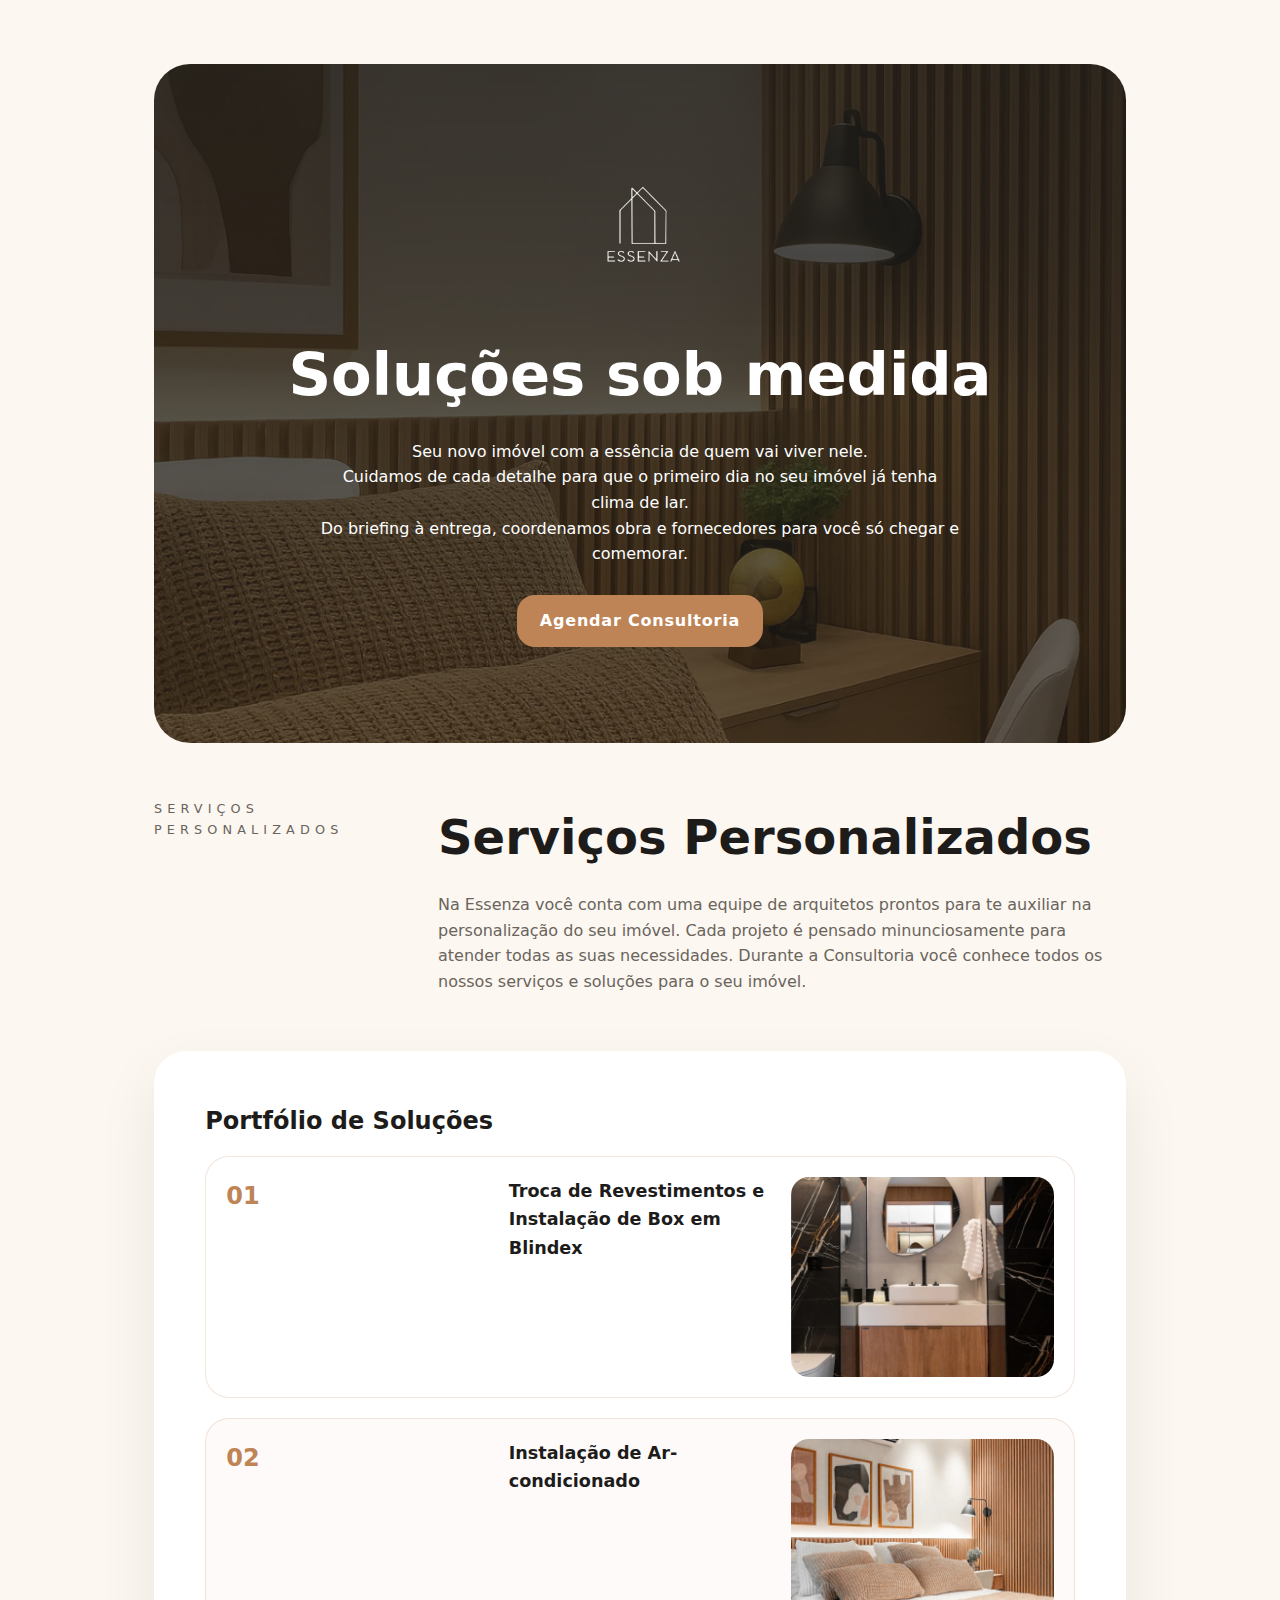
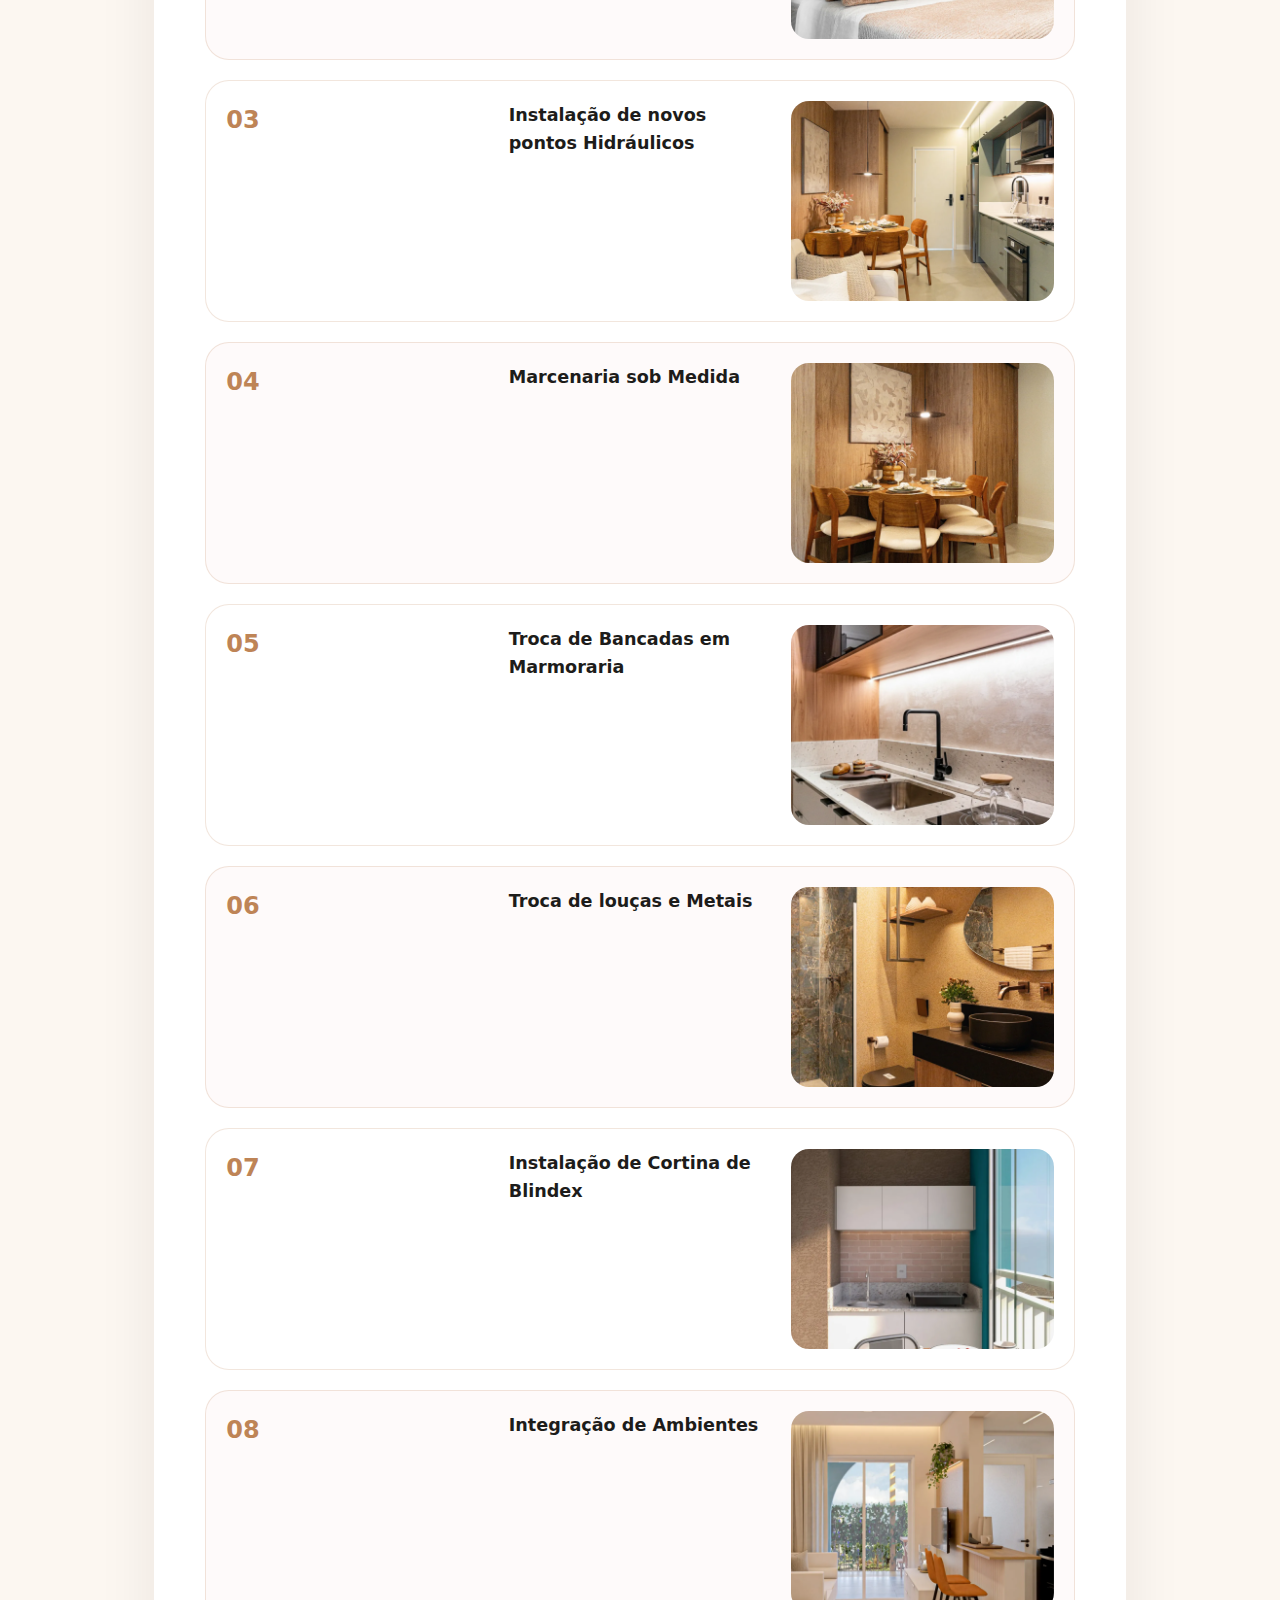
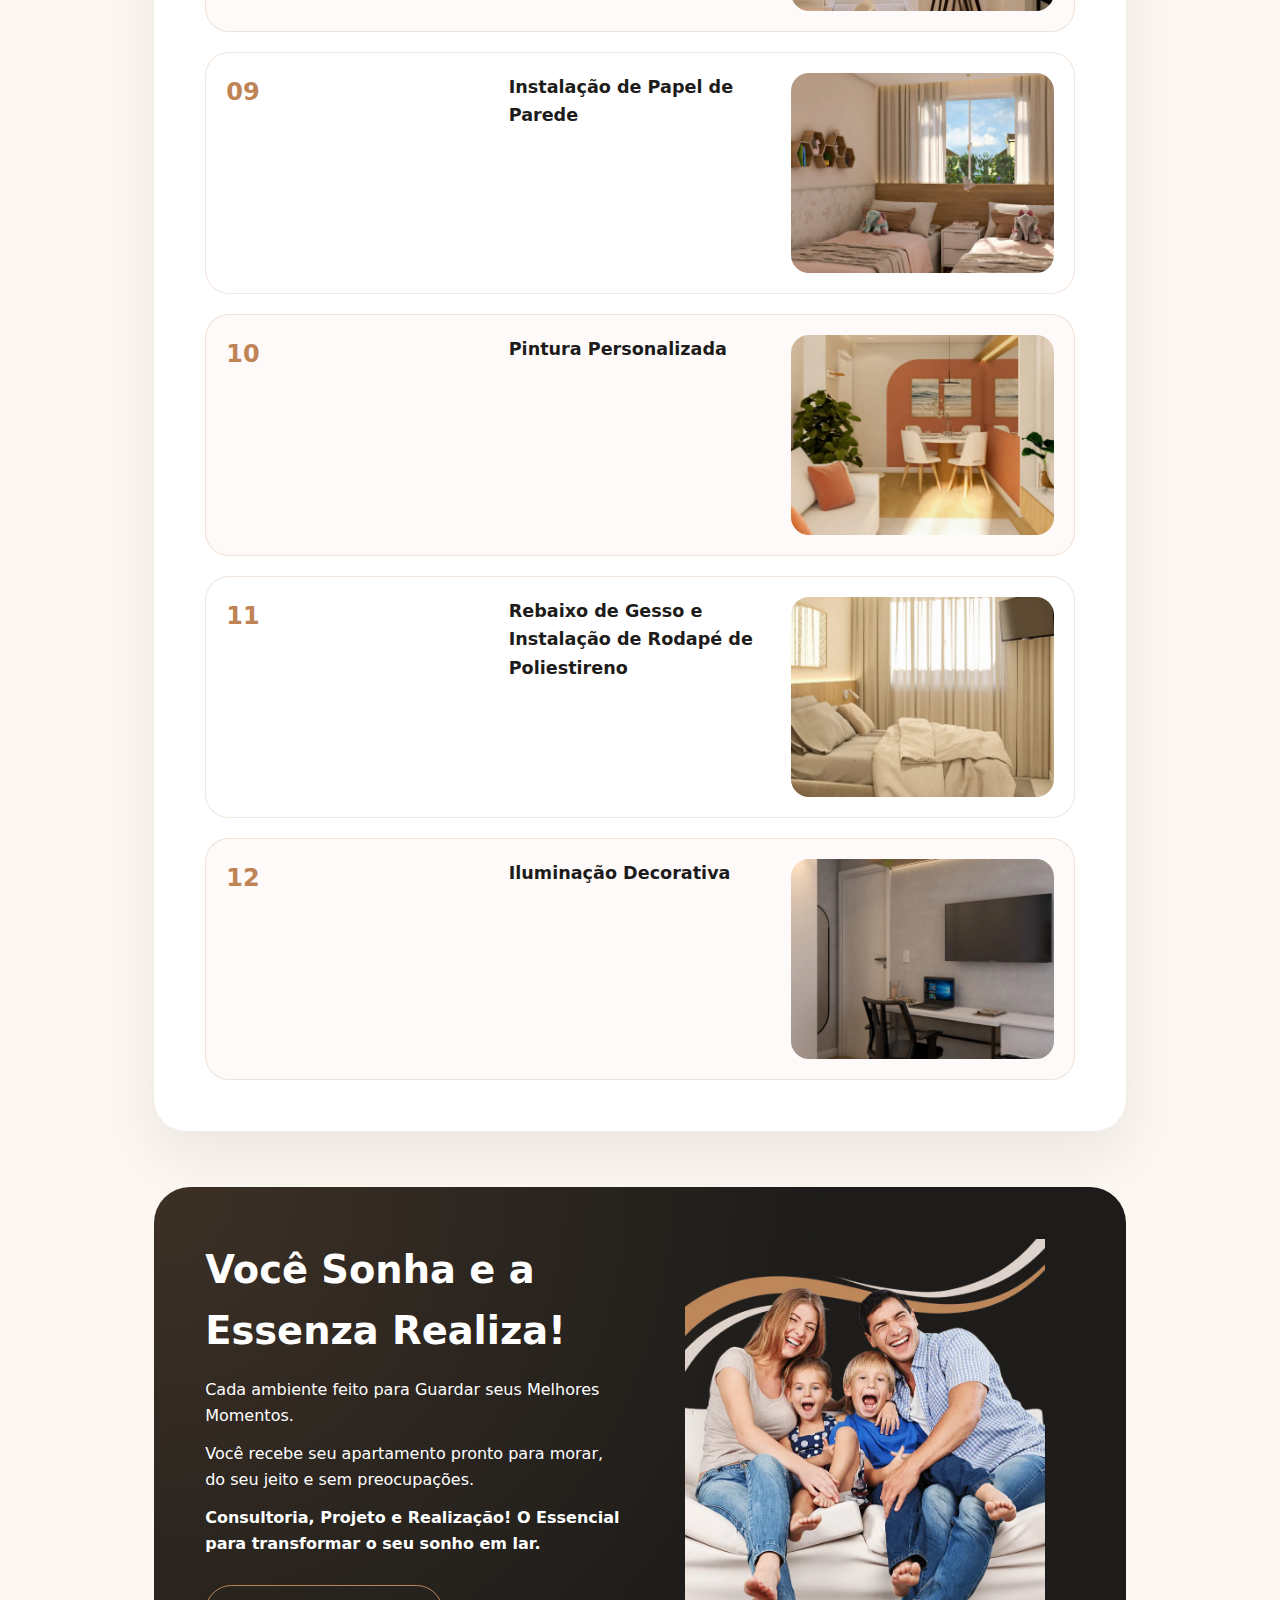
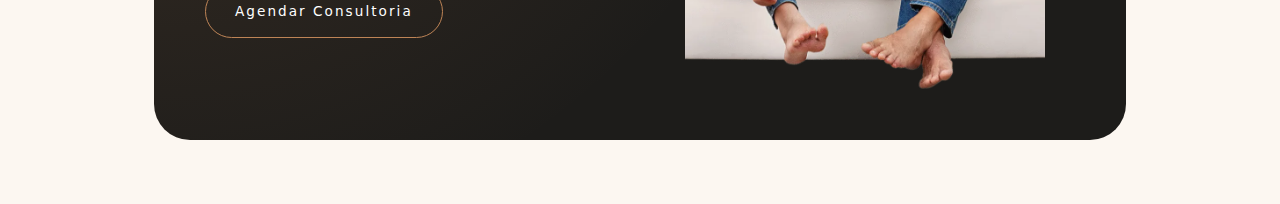
<file: portfolio/index.html>
﻿<!DOCTYPE html>
<html lang="pt-BR">
<head>
<meta charset="UTF-8">
<meta name="viewport" content="width=device-width, initial-scale=1">
<base href="../">
<title>Portf&oacute;lio Essenza</title>
<style>
:root {
    --bg: #fcf7f1;
    --accent: #be8456;
    --accent-dark: #9c6b45;
    --ink: #1d1c1a;
    --muted: #6a645c;
    --card: #ffffff;
    font-family: "Manrope", "Inter", system-ui, sans-serif;
}
*,
*::before,
*::after { box-sizing: border-box; margin: 0; padding: 0; }
body { background: var(--bg); color: var(--ink); line-height: 1.6; }
img { max-width: 100%; display: block; }
main { max-width: 1100px; margin: 0 auto; padding: clamp(1.5rem, 5vw, 4rem); display: grid; gap: 3.5rem; }
.hero {
    position: relative;
    background: linear-gradient(180deg, rgba(29,28,26,.85), rgba(29,28,26,.65)), url("assets/images/9_20251026_131038_0002.webp") center/cover no-repeat;
    border-radius: 36px;
    padding: clamp(2rem, 7vw, 5rem) clamp(1.5rem, 5vw, 4rem) clamp(4rem, 8vw, 6rem);
    color: #fff;
    text-align: center;
    overflow: hidden;
}
.hero__figure {
    width: 160px;
    margin: 0 auto 1.5rem;
}
.hero__title { font-size: clamp(2.3rem, 5vw, 3.7rem); margin-bottom: 1rem; }
.hero__subtitle { max-width: 640px; margin: 0 auto; }
.hero__cta {
    margin-top: 1.75rem;
    display: inline-flex;
    padding: .85rem 1.4rem;
    border-radius: 18px;
    background: var(--accent);
    color: #fff;
    font-weight: 600;
    text-decoration: none;
    letter-spacing: .05em;
}
.intro {
    display: grid;
    grid-template-columns: minmax(200px, 260px) minmax(0, 1fr);
    gap: 1.5rem;
}
.intro__label {
    text-transform: uppercase;
    letter-spacing: .4em;
    color: var(--muted);
    font-size: .8rem;
}
.intro__content h2 { font-size: clamp(2rem, 4vw, 3rem); margin-bottom: 1rem; }
.intro__content p { color: var(--muted); }
.services {
    background: var(--card);
    border-radius: 32px;
    padding: clamp(1.5rem, 4vw, 3.5rem);
    box-shadow: 0 25px 60px rgba(32,28,20,.08);
}
.services__title {
    font-size: 1.5rem;
    margin-bottom: 1rem;
}
.services__list {
    counter-reset: svc;
    list-style: none;
    display: flex;
    flex-direction: column;
    gap: 1.25rem;
}
.services__item {
    counter-increment: svc;
    display: grid;
    grid-template-columns: repeat(auto-fit, minmax(180px, 1fr));
    gap: 1.25rem;
    padding: 1.25rem;
    border-radius: 24px;
    background: #fefafa;
    border: 1px solid rgba(190,132,86,.2);
}
.services__item:nth-child(odd) { background: #fff; }
.services__item::before {
    content: counter(svc, decimal-leading-zero);
    font-size: 1.5rem;
    font-weight: 700;
    color: var(--accent);
}
.service-info h3 { font-size: 1.1rem; margin-bottom: .4rem; }
.service-image img { border-radius: 18px; height: 200px; object-fit: cover; width: 100%; }
.cta {
    border-radius: 36px;
    padding: clamp(2rem, 4vw, 3.5rem);
    background: radial-gradient(circle at top left, rgba(190,132,86,.2), transparent 60%), #1d1c1a;
    color: #fff;
    display: grid;
    grid-template-columns: repeat(auto-fit, minmax(240px, 1fr));
    gap: 2rem;
}
.cta h3 { font-size: clamp(2rem, 3vw, 2.8rem); margin-bottom: 1rem; }
.cta__text p { margin-bottom: .8rem; }
.cta__button {
    margin-top: 1rem;
    display: inline-flex;
    padding: .9rem 1.8rem;
    border: 1px solid var(--accent);
    border-radius: 999px;
    color: #fff;
    text-decoration: none;
    letter-spacing: .15em;
    font-size: .85rem;
}
.cta__media {
    justify-self: center;
    max-width: 360px;
}
@media (max-width: 768px) {
    .intro { grid-template-columns: 1fr; }
    .services__item { grid-template-columns: 1fr; }
}
</style>
</head>
<body>
<main>
    <header class="hero">
        <figure class="hero__figure">
            <img src="assets/images/Confira-meu-design-do-Canva.webp" alt="Essenza">
        </figure>
        <h1 class="hero__title">Solu&ccedil;&otilde;es sob medida</h1>
        <p class="hero__subtitle">Seu novo im&oacute;vel com a ess&ecirc;ncia de quem vai viver nele.</p>
        <p class="hero__subtitle">Cuidamos de cada detalhe para que o primeiro dia no seu im&oacute;vel j&aacute; tenha clima de lar.</p>
        <p class="hero__subtitle hero__subtitle--strong">Do briefing &agrave; entrega, coordenamos obra e fornecedores para voc&ecirc; s&oacute; chegar e comemorar.</p>
        <a class="hero__cta" href="https://wa.me/5524992055100" target="_blank" rel="noopener">Agendar Consultoria</a>
    </header>

    <section class="intro" id="servicos-intro">
        <div class="intro__label">Serviços Personalizados</div>
        <div class="intro__content">
            <h2>Serviços Personalizados</h2>
            <p>Na Essenza você conta com uma equipe de arquitetos prontos para te auxiliar na personalização do seu imóvel. Cada projeto é pensado minunciosamente para atender todas as suas necessidades. Durante a Consultoria você conhece todos os nossos serviços e soluções para o seu imóvel.</p>
        </div>
    </section>

    <section class="services" id="servicos-lista">
        <h3 class="services__title">Portfólio de Soluções</h3>
                                <ol class="services__list">
            <li class="services__item">
                <div class="service-info">
                    <h3>Troca de Revestimentos e Instala&#231;&#227;o de Box em Blindex</h3>
                </div>
                <div class="service-image">
                    <img src="assets/images/Servicos/01 - 5_20251112_122429_0004.webp" alt="Troca de revestimentos e instala&#231;&#227;o de box em blindex">
                </div>
            </li>
            <li class="services__item">
                <div class="service-info">
                    <h3>Instala&#231;&#227;o de Ar-condicionado</h3>
                </div>
                <div class="service-image">
                    <img src="assets/images/Servicos/02 - 14_20251112_161842_0013.webp" alt="Instala&#231;&#227;o de ar-condicionado">
                </div>
            </li>
            <li class="services__item">
                <div class="service-info">
                    <h3>Instala&#231;&#227;o de novos pontos Hidr&#225;ulicos</h3>
                </div>
                <div class="service-image">
                    <img src="assets/images/Servicos/03 - 15_20251112_161842_0014-1.webp" alt="Instala&#231;&#227;o de novos pontos hidr&#225;ulicos">
                </div>
            </li>
            <li class="services__item">
                <div class="service-info">
                    <h3>Marcenaria sob Medida</h3>
                </div>
                <div class="service-image">
                    <img src="assets/images/Servicos/04 - 9_20251112_161842_0008.webp" alt="Marcenaria sob medida">
                </div>
            </li>
            <li class="services__item">
                <div class="service-info">
                    <h3>Troca de Bancadas em Marmoraria</h3>
                </div>
                <div class="service-image">
                    <img src="assets/images/Servicos/05 - 12_20251112_161842_0011.webp" alt="Troca de bancadas em marmoraria">
                </div>
            </li>
            <li class="services__item">
                <div class="service-info">
                    <h3>Troca de lou&#231;as e Metais</h3>
                </div>
                <div class="service-image">
                    <img src="assets/images/Servicos/06 - 3_20251112_161841_0002.webp" alt="Troca de lou&#231;as e metais">
                </div>
            </li>
            <li class="services__item">
                <div class="service-info">
                    <h3>Instala&#231;&#227;o de Cortina de Blindex</h3>
                </div>
                <div class="service-image">
                    <img src="assets/images/Servicos/07 - 20251112_191206_0000.webp" alt="Instala&#231;&#227;o de cortina de blindex">
                </div>
            </li>
            <li class="services__item">
                <div class="service-info">
                    <h3>Integra&#231;&#227;o de Ambientes</h3>
                </div>
                <div class="service-image">
                    <img src="assets/images/Servicos/08 - 20251112_190904_0014.webp" alt="Integra&#231;&#227;o de ambientes">
                </div>
            </li>
            <li class="services__item">
                <div class="service-info">
                    <h3>Instala&#231;&#227;o de Papel de Parede</h3>
                </div>
                <div class="service-image">
                    <img src="assets/images/Servicos/09 - 20251112_191207_0011.webp" alt="Instala&#231;&#227;o de papel de parede">
                </div>
            </li>
            <li class="services__item">
                <div class="service-info">
                    <h3>Pintura Personalizada</h3>
                </div>
                <div class="service-image">
                    <img src="assets/images/Servicos/10 - 20251112_191207_0002.webp" alt="Pintura personalizada">
                </div>
            </li>
            <li class="services__item">
                <div class="service-info">
                    <h3>Rebaixo de Gesso e Instala&#231;&#227;o de Rodap&#233; de Poliestireno</h3>
                </div>
                <div class="service-image">
                    <img src="assets/images/Servicos/11 - 20251112_190904_0016.webp" alt="Rebaixo de gesso e instala&#231;&#227;o de rodap&#233; de poliestireno">
                </div>
            </li>
            <li class="services__item">
                <div class="service-info">
                    <h3>Ilumina&#231;&#227;o Decorativa</h3>
                </div>
                <div class="service-image">
                    <img src="assets/images/Servicos/12 - 517472967-4ab59a3f-68d7-40f3-b97c-5cb5172b74d7.webp" alt="Ilumina&#231;&#227;o decorativa">
                </div>
            </li>
        </ol>
    </section>

    <section class="cta" id="consultoria">
        <div class="cta__text">
            <h3>Você Sonha e a Essenza Realiza!</h3>
            <p>Cada ambiente feito para Guardar seus Melhores Momentos.</p>
            <p>Você recebe seu apartamento pronto para morar, do seu jeito e sem preocupações.</p>
            <p><strong>Consultoria, Projeto e Realização! O Essencial para transformar o seu sonho em lar.</strong></p>
            <a class="cta__button" href="https://wa.me/5524992055100" target="_blank" rel="noopener">Agendar Consultoria</a>
        </div>
        <figure class="cta__media">
            <img src="assets/images/Servicos/Confira-meu-design-do-Canva-11-819x1024.webp" alt="Consultoria Essenza">
        </figure>
    </section>
</main>
<script defer src="assets/js/webp-upgrade.js"></script>
</body>
</html>
</file>
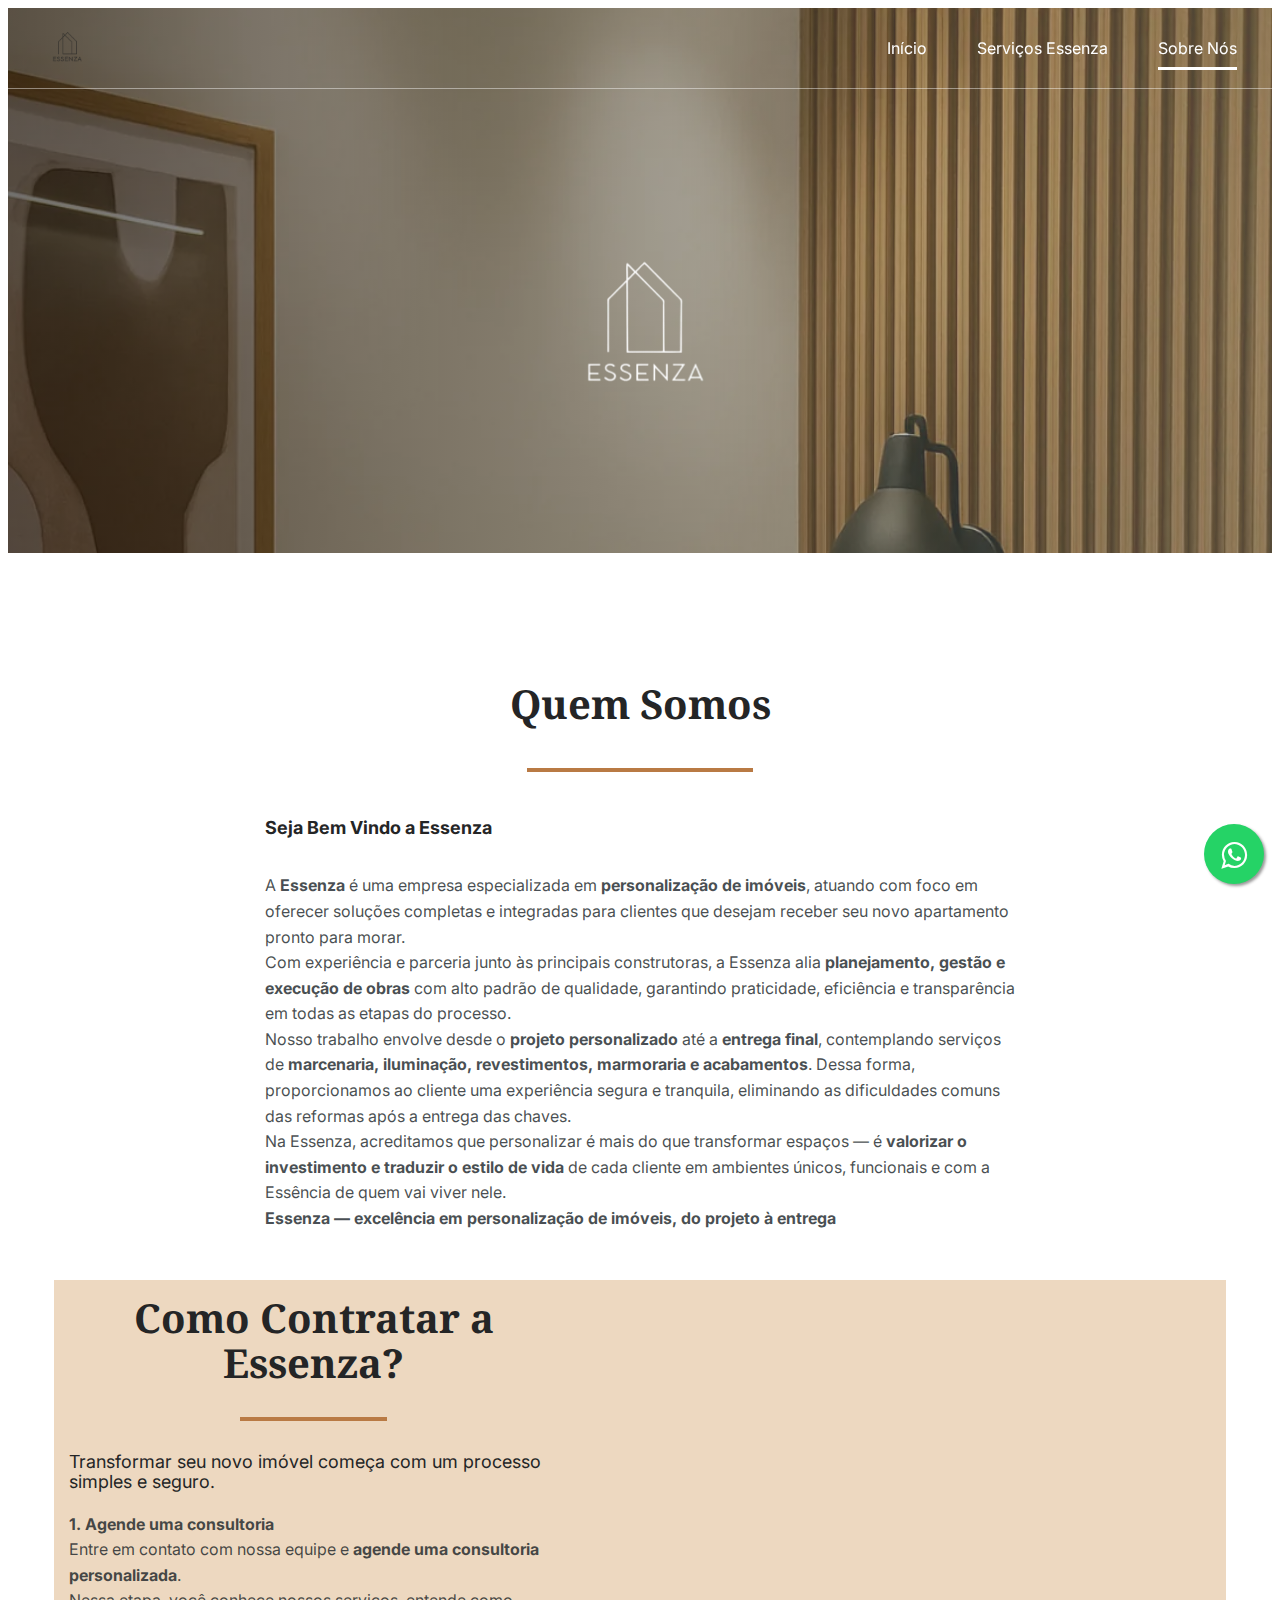
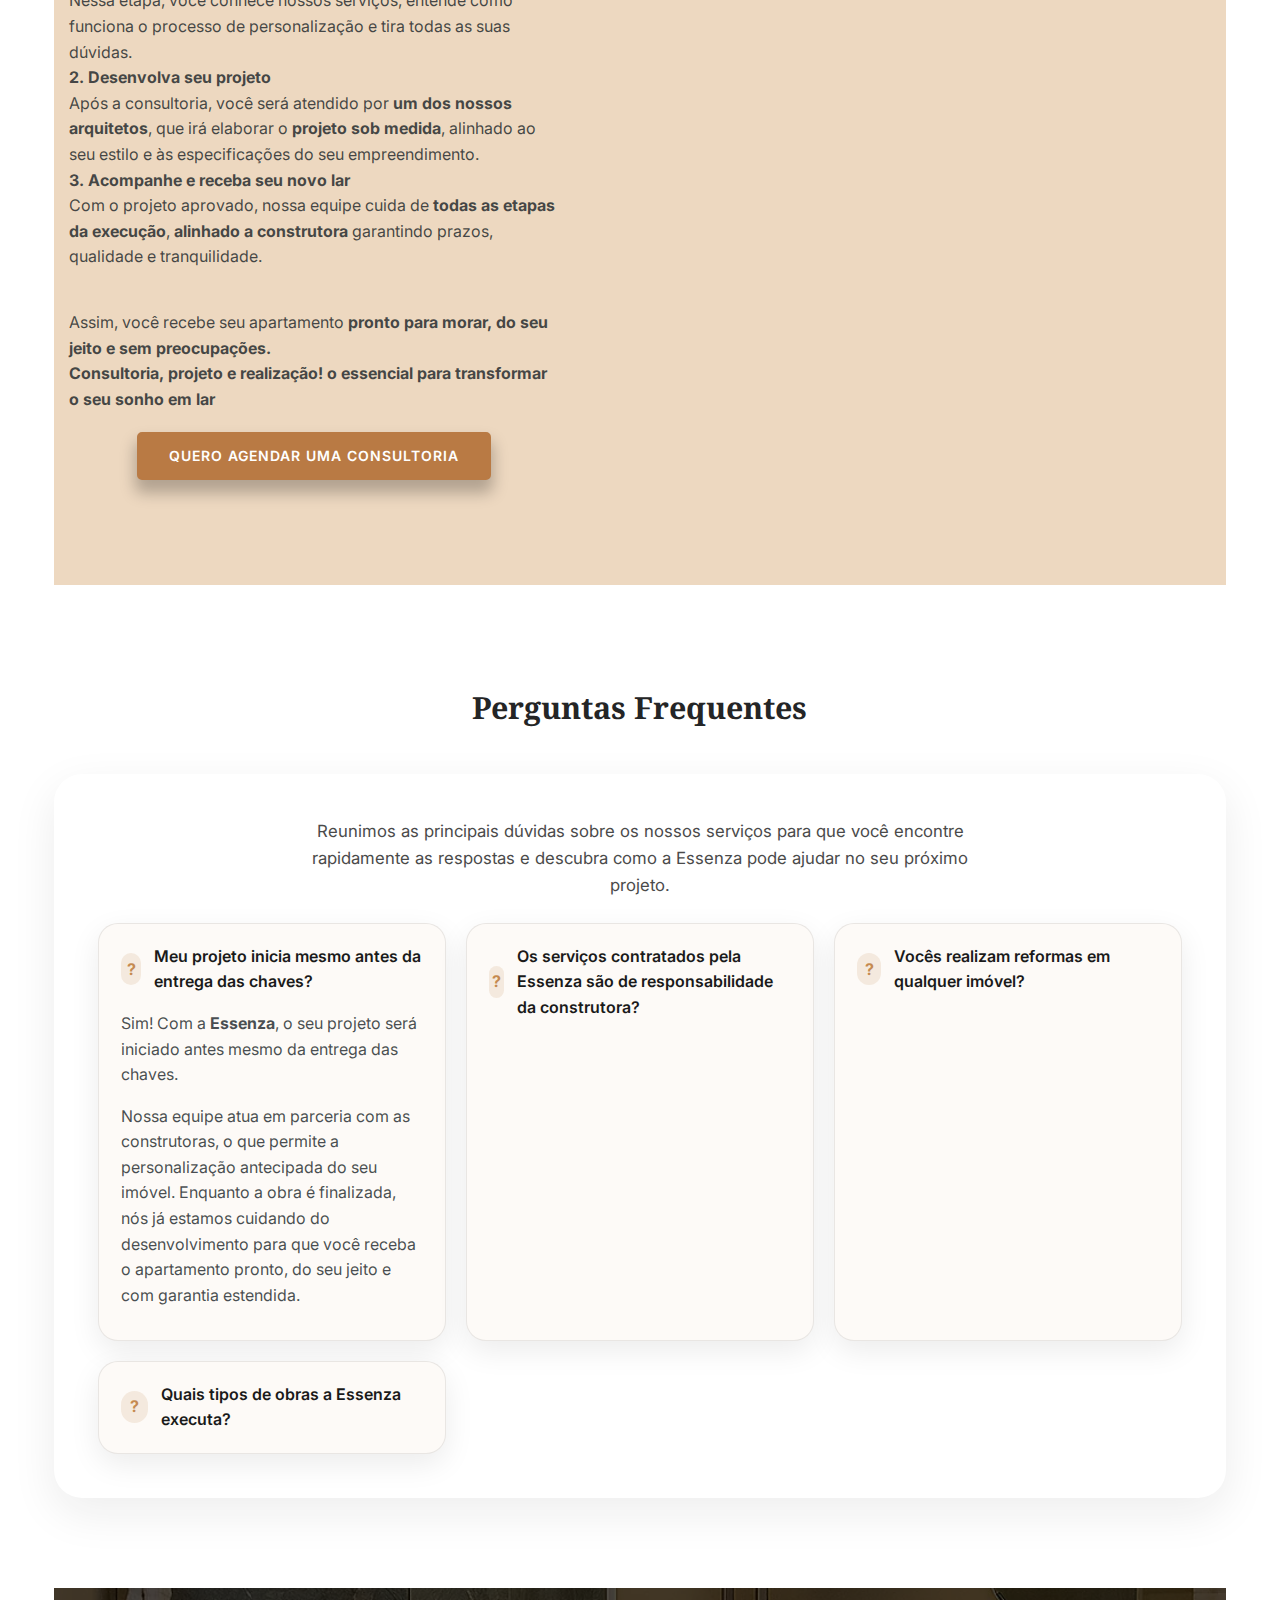
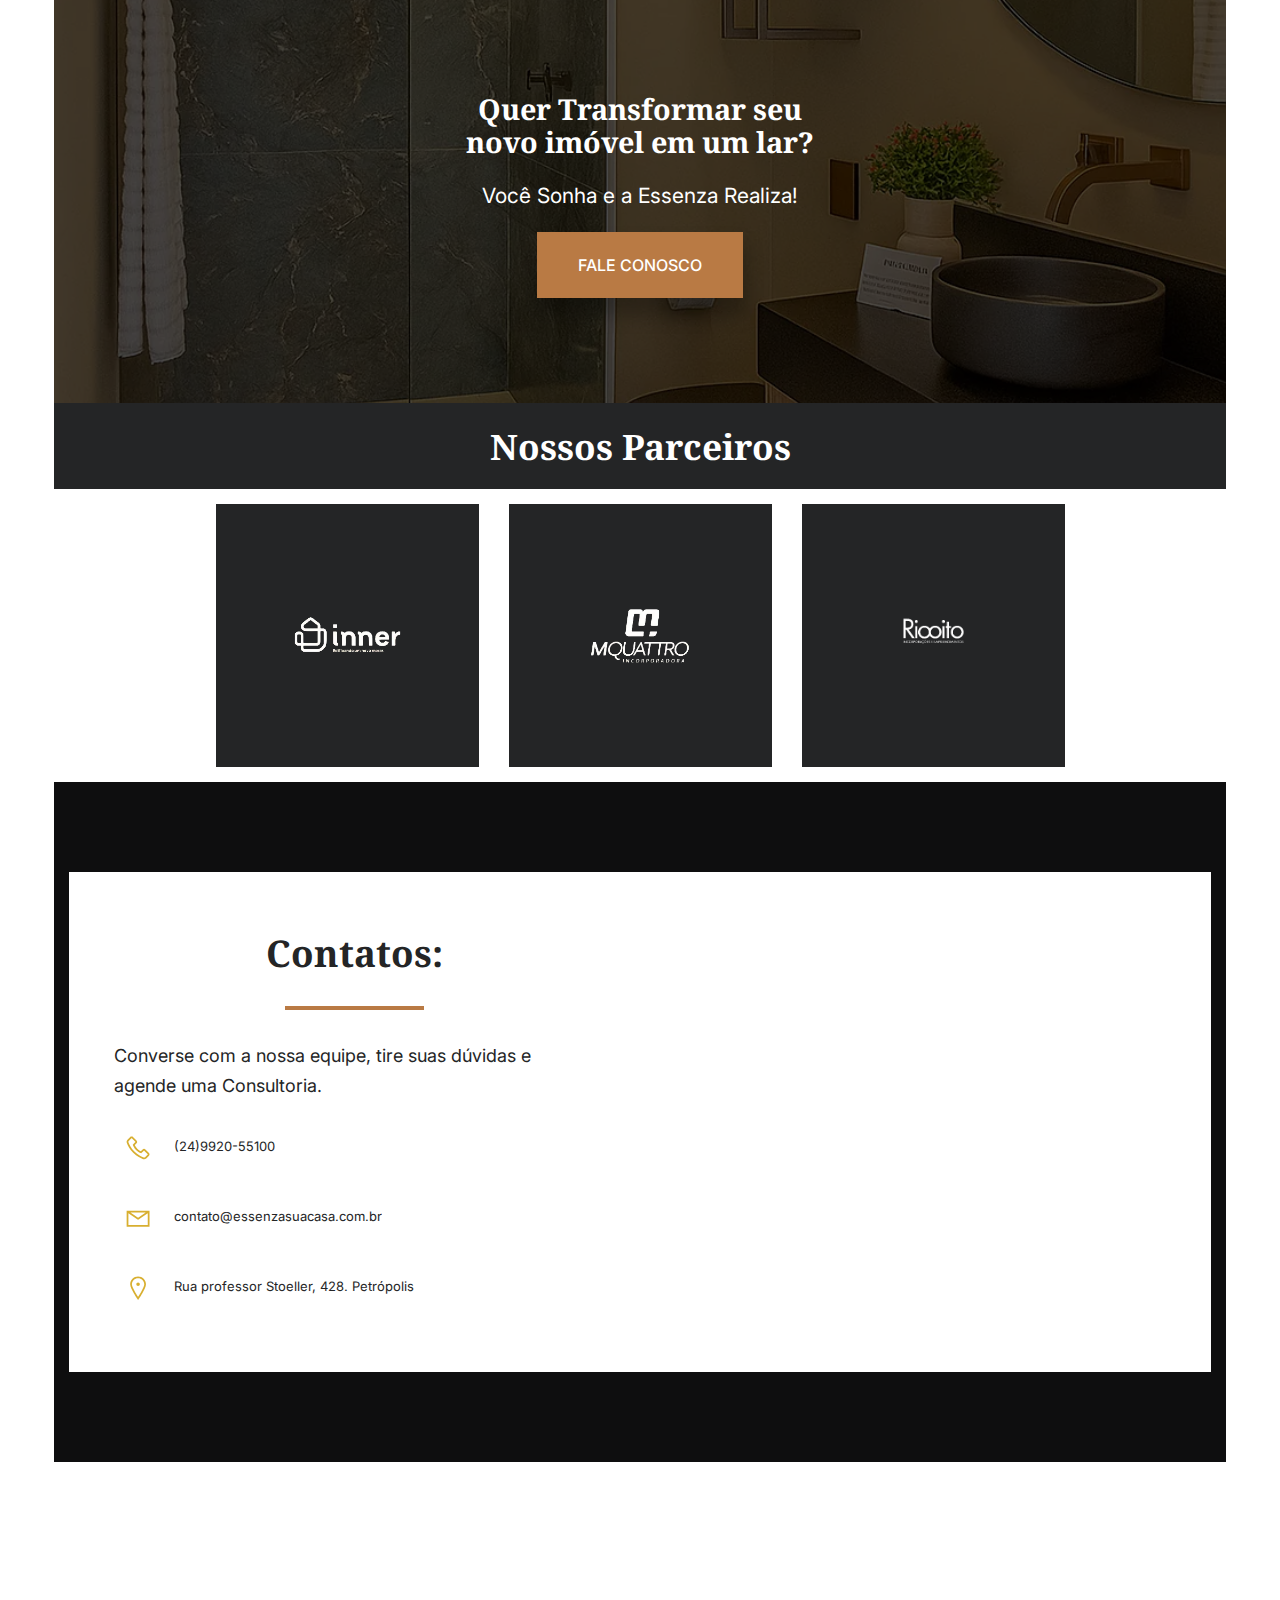
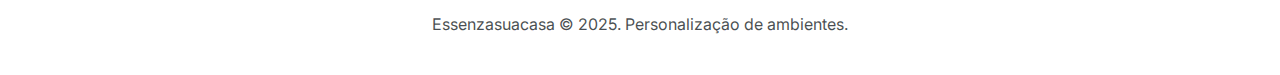
<file: sobre/index.html>
<!DOCTYPE html>
<html dir="ltr" lang="pt-BR" prefix="og: https://ogp.me/ns#" id="kubio">

<head>
<meta charset="UTF-8">
    <meta name="viewport" content="width=device-width, initial-scale=1" />
    <base href="../">

    <!-- All in One SEO 4.8.8 - aioseo.com -->
    <meta name="description" content="Quem Somos Seja Bem Vindo a Essenza A Essenza é uma empresa especializada em personalização de imóveis, atuando com foco em oferecer soluções completas e integradas para clientes que desejam receber seu novo apartamento pronto para morar.Com experiência e parceria junto às principais construtoras, a Essenza alia planejamento, gestão e execução de obras com alto"
    />
    <meta name="robots" content="max-image-preview:large" />
    <link rel="canonical" href="https://essenzasuacasa.com.br/sobre/" />
    <meta name="generator" content="All in One SEO (AIOSEO) 4.8.8" />
    <meta property="og:locale" content="pt_BR" />
    <meta property="og:site_name" content="-" />
    <meta property="og:type" content="article" />
    <meta property="og:title" content="Sobre Nós -" />
    <meta property="og:description" content="Quem Somos Seja Bem Vindo a Essenza A Essenza é uma empresa especializada em personalização de imóveis, atuando com foco em oferecer soluções completas e integradas para clientes que desejam receber seu novo apartamento pronto para morar.Com experiência e parceria junto às principais construtoras, a Essenza alia planejamento, gestão e execução de obras com alto"
    />
    <meta property="og:url" content="https://essenzasuacasa.com.br/sobre/" />
    <meta property="og:image" content="assets/images/Confira-meu-design-do-Canva.png" />
    <meta property="og:image:secure_url" content="assets/images/Confira-meu-design-do-Canva.png" />
    <meta property="article:published_time" content="2025-10-26T18:42:01+00:00" />
    <meta property="article:modified_time" content="2025-11-12T18:20:13+00:00" />
    <meta name="twitter:card" content="summary_large_image" />
    <meta name="twitter:title" content="Sobre Nós -" />
    <meta name="twitter:description" content="Quem Somos Seja Bem Vindo a Essenza A Essenza é uma empresa especializada em personalização de imóveis, atuando com foco em oferecer soluções completas e integradas para clientes que desejam receber seu novo apartamento pronto para morar.Com experiência e parceria junto às principais construtoras, a Essenza alia planejamento, gestão e execução de obras com alto"
    />
    <meta name="twitter:image" content="assets/images/Confira-meu-design-do-Canva.png" />
    <script type="application/ld+json" class="aioseo-schema">
        {
            "@context": "https:\/\/schema.org",
            "@graph": [{
                "@type": "BreadcrumbList",
                "@id": "https:\/\/essenzasuacasa.com.br\/sobre-nos-2\/#breadcrumblist",
                "itemListElement": [{
                    "@type": "ListItem",
                    "@id": "https:\/\/essenzasuacasa.com.br#listItem",
                    "position": 1,
                    "name": "Home",
                    "item": "https:\/\/essenzasuacasa.com.br",
                    "nextItem": {
                        "@type": "ListItem",
                        "@id": "https:\/\/essenzasuacasa.com.br\/sobre-nos-2\/#listItem",
                        "name": "Sobre N\u00f2s"
                    }
                }, {
                    "@type": "ListItem",
                    "@id": "https:\/\/essenzasuacasa.com.br\/sobre-nos-2\/#listItem",
                    "position": 2,
                    "name": "Sobre N\u00f2s",
                    "previousItem": {
                        "@type": "ListItem",
                        "@id": "https:\/\/essenzasuacasa.com.br#listItem",
                        "name": "Home"
                    }
                }]
            }, {
                "@type": "Organization",
                "@id": "https:\/\/essenzasuacasa.com.br\/#organization",
                "url": "https:\/\/essenzasuacasa.com.br\/",
                "logo": {
                    "@type": "ImageObject",
                    "url": "https:\/\/essenzasuacasa.com.br\/wp-content\/uploads\/2025\/10\/Confira-meu-design-do-Canva.png",
                    "@id": "https:\/\/essenzasuacasa.com.br\/sobre-nos-2\/#organizationLogo",
                    "width": 512,
                    "height": 512
                },
                "image": {
                    "@id": "https:\/\/essenzasuacasa.com.br\/sobre-nos-2\/#organizationLogo"
                }
            }, {
                "@type": "WebPage",
                "@id": "https:\/\/essenzasuacasa.com.br\/sobre-nos-2\/#webpage",
                "url": "https:\/\/essenzasuacasa.com.br\/sobre-nos-2\/",
                "name": "Sobre N\u00f2s -",
                "description": "Quem Somos Seja Bem Vindo a Essenza A Essenza \u00e9 uma empresa especializada em personaliza\u00e7\u00e3o de im\u00f3veis, atuando com foco em oferecer solu\u00e7\u00f5es completas e integradas para clientes que desejam receber seu novo apartamento pronto para morar.Com experi\u00eancia e parceria junto \u00e0s principais construtoras, a Essenza alia planejamento, gest\u00e3o e execu\u00e7\u00e3o de obras com alto",
                "inLanguage": "pt-BR",
                "isPartOf": {
                    "@id": "https:\/\/essenzasuacasa.com.br\/#website"
                },
                "breadcrumb": {
                    "@id": "https:\/\/essenzasuacasa.com.br\/sobre-nos-2\/#breadcrumblist"
                },
                "datePublished": "2025-10-26T18:42:01+00:00",
                "dateModified": "2025-11-12T18:20:13+00:00"
            }, {
                "@type": "WebSite",
                "@id": "https:\/\/essenzasuacasa.com.br\/#website",
                "url": "https:\/\/essenzasuacasa.com.br\/",
                "inLanguage": "pt-BR",
                "publisher": {
                    "@id": "https:\/\/essenzasuacasa.com.br\/#organization"
                }
            }]
        }
    </script>
    <!-- All in One SEO -->

    <title>Sobre Nós - Essenzasuacasa</title>
    <link rel='dns-prefetch' href='//fonts.googleapis.com' />
    <link rel='dns-prefetch' href='//www.googletagmanager.com' />
    <link rel="alternate" type="application/rss+xml" title="Feed para  &raquo;" href="feed/" />
    <link rel="alternate" type="application/rss+xml" title="Feed de comentários para  &raquo;" href="comments/feed/" />
    
    <link rel='stylesheet' id='kubio-block-library-css' href='assets/css/style.css?ver=1761075748' type='text/css' media='all' />
    <style id='kubio-block-library-inline-css' type='text/css'>
        .kubio-shape-circles {
            background-image: url('assets/images/shapes/circles.webp')
        }

        .kubio-shape-10degree-stripes {
            background-image: url('assets/images/shapes/10degree-stripes.webp')
        }

        .kubio-shape-rounded-squares-blue {
            background-image: url('assets/images/shapes/rounded-squares-blue.webp')
        }

        .kubio-shape-many-rounded-squares-blue {
            background-image: url('assets/images/shapes/many-rounded-squares-blue.webp')
        }

        .kubio-shape-two-circles {
            background-image: url('assets/images/shapes/two-circles.webp')
        }

        .kubio-shape-circles-2 {
            background-image: url('assets/images/shapes/circles-2.webp')
        }

        .kubio-shape-circles-3 {
            background-image: url('assets/images/shapes/circles-3.webp')
        }

        .kubio-shape-circles-gradient {
            background-image: url('assets/images/shapes/circles-gradient.webp')
        }

        .kubio-shape-circles-white-gradient {
            background-image: url('assets/images/shapes/circles-white-gradient.webp')
        }

        .kubio-shape-waves {
            background-image: url('assets/images/shapes/waves.webp')
        }

        .kubio-shape-waves-inverted {
            background-image: url('assets/images/shapes/waves-inverted.webp')
        }

        .kubio-shape-dots {
            background-image: url('assets/images/shapes/dots.webp')
        }

        .kubio-shape-left-tilted-lines {
            background-image: url('assets/images/shapes/left-tilted-lines.webp')
        }

        .kubio-shape-right-tilted-lines {
            background-image: url('assets/images/shapes/right-tilted-lines.webp')
        }

        .kubio-shape-right-tilted-strips {
            background-image: url('assets/images/shapes/right-tilted-strips.webp')
        }

        .kubio-shape-doodle {
            background-image: url('assets/images/shapes/doodle.webp')
        }

        .kubio-shape-falling-stars {
            background-image: url('assets/images/shapes/falling-stars.webp')
        }

        .kubio-shape-grain {
            background-image: url('assets/images/shapes/grain.webp')
        }

        .kubio-shape-poly1 {
            background-image: url('assets/images/shapes/poly1.webp')
        }

        .kubio-shape-poly2 {
            background-image: url('assets/images/shapes/poly2.webp')
        }

        .kubio-shape-wavy-lines {
            background-image: url('assets/images/shapes/wavy-lines.webp')
        }

        :root {
            --kubio-color-1: 216, 175, 48;
            --kubio-color-2: 153, 151, 166;
            --kubio-color-3: 191, 172, 164;
            --kubio-color-4: 242, 236, 233;
            --kubio-color-5: 255, 255, 255;
            --kubio-color-6: 36, 37, 38;
            --kubio-color-1-variant-1: 215, 210, 191;
            --kubio-color-1-variant-2: 215, 192, 120;
            --kubio-color-1-variant-3: 216, 175, 48;
            --kubio-color-1-variant-4: 130, 106, 29;
            --kubio-color-1-variant-5: 45, 37, 10;
            --kubio-color-2-variant-1: 231, 228, 250;
            --kubio-color-2-variant-2: 153, 151, 166;
            --kubio-color-2-variant-3: 105, 95, 165;
            --kubio-color-2-variant-4: 57, 40, 165;
            --kubio-color-2-variant-5: 74, 73, 80;
            --kubio-color-3-variant-1: 191, 172, 164;
            --kubio-color-3-variant-2: 190, 127, 100;
            --kubio-color-3-variant-3: 190, 82, 36;
            --kubio-color-3-variant-4: 105, 95, 91;
            --kubio-color-3-variant-5: 20, 18, 18;
            --kubio-color-4-variant-1: 242, 236, 233;
            --kubio-color-4-variant-2: 241, 182, 152;
            --kubio-color-4-variant-3: 241, 128, 71;
            --kubio-color-4-variant-4: 156, 153, 151;
            --kubio-color-4-variant-5: 71, 70, 69;
            --kubio-color-5-variant-1: 255, 255, 255;
            --kubio-color-5-variant-2: 204, 204, 204;
            --kubio-color-5-variant-3: 153, 153, 153;
            --kubio-color-5-variant-4: 101, 101, 101;
            --kubio-color-5-variant-5: 50, 50, 50;
            --kubio-color-6-variant-1: 197, 202, 207;
            --kubio-color-6-variant-2: 116, 119, 122;
            --kubio-color-6-variant-3: 36, 37, 38;
            --kubio-color-6-variant-4: 23, 30, 37;
            --kubio-color-6-variant-5: 10, 24, 37
        }

        .has-kubio-color-1-color {
            color: rgb(var(--kubio-color-1))
        }

        .has-kubio-color-1-background-color {
            background-color: rgb(var(--kubio-color-1))
        }

        [data-kubio] .has-kubio-color-1-color {
            color: rgb(var(--kubio-color-1))
        }

        [data-kubio] .has-kubio-color-1-background-color {
            background-color: rgb(var(--kubio-color-1))
        }

        .has-kubio-color-2-color {
            color: rgb(var(--kubio-color-2))
        }

        .has-kubio-color-2-background-color {
            background-color: rgb(var(--kubio-color-2))
        }

        [data-kubio] .has-kubio-color-2-color {
            color: rgb(var(--kubio-color-2))
        }

        [data-kubio] .has-kubio-color-2-background-color {
            background-color: rgb(var(--kubio-color-2))
        }

        .has-kubio-color-3-color {
            color: rgb(var(--kubio-color-3))
        }

        .has-kubio-color-3-background-color {
            background-color: rgb(var(--kubio-color-3))
        }

        [data-kubio] .has-kubio-color-3-color {
            color: rgb(var(--kubio-color-3))
        }

        [data-kubio] .has-kubio-color-3-background-color {
            background-color: rgb(var(--kubio-color-3))
        }

        .has-kubio-color-4-color {
            color: rgb(var(--kubio-color-4))
        }

        .has-kubio-color-4-background-color {
            background-color: rgb(var(--kubio-color-4))
        }

        [data-kubio] .has-kubio-color-4-color {
            color: rgb(var(--kubio-color-4))
        }

        [data-kubio] .has-kubio-color-4-background-color {
            background-color: rgb(var(--kubio-color-4))
        }

        .has-kubio-color-5-color {
            color: rgb(var(--kubio-color-5))
        }

        .has-kubio-color-5-background-color {
            background-color: rgb(var(--kubio-color-5))
        }

        [data-kubio] .has-kubio-color-5-color {
            color: rgb(var(--kubio-color-5))
        }

        [data-kubio] .has-kubio-color-5-background-color {
            background-color: rgb(var(--kubio-color-5))
        }

        .has-kubio-color-6-color {
            color: rgb(var(--kubio-color-6))
        }

        .has-kubio-color-6-background-color {
            background-color: rgb(var(--kubio-color-6))
        }

        [data-kubio] .has-kubio-color-6-color {
            color: rgb(var(--kubio-color-6))
        }

        [data-kubio] .has-kubio-color-6-background-color {
            background-color: rgb(var(--kubio-color-6))
        }

        .wp-block-latest-comments__comment {
            margin-bottom: 0px !important
        }

        #kubio .style-xJShv5YiQdN-outer .wp-block-kubio-navigation-section__nav {
            animation-duration: 0.5s;
            padding-top: 0px;
            padding-bottom: 0px;
            padding-left: 20px;
            padding-right: 20px;
            border-bottom-color: rgba(var(--kubio-color-5), 0.44);
            border-bottom-width: 1px;
            border-bottom-style: solid;
        }

        #kubio .style-xJShv5YiQdN-outer .h-navigation_sticky:not(.extra-1).wp-block-kubio-navigation-section__nav {
            background-color: #ffffff;
            box-shadow: 0px 0px 10px 0px rgba(23, 25, 39, 0.1);
        }

        #kubio .style-bkHcytiaKW2-inner {
            text-align: left;
        }

        #kubio .style-bkHcytiaKW2-container {
            height: auto;
            min-height: unset;
        }

        #kubio .wp-block.wp-block-kubio-heading__text.style-dwDHkUtrcnP-text {
            font-size: 2.1em;
            color: rgba(var(--kubio-color-5), 1);
        }

        #kubio .wp-block.wp-block-kubio-heading__text.style-dwDHkUtrcnP-text .text-wrapper-fancy svg path {
            stroke: #000000;
            stroke-linejoin: initial;
            stroke-linecap: initial;
            stroke-width: 8px;
        }

        #kubio .style-6cGwb1fq1nq-inner {
            text-align: center;
        }

        #kubio .style-6cGwb1fq1nq-container {
            height: auto;
            min-height: unset;
        }

        #kubio .style-7sOAF-mT9G8-container {
            height: 50px;
        }

        #kubio .style-AHiXPMQO_py-inner {
            text-align: right;
            height: auto;
            min-height: unset;
        }

        #kubio .style-AHiXPMQO_py-container {
            height: auto;
            min-height: unset;
        }

        #kubio .style-02PLzQ6s6cF-outer.bordered-active-item>.kubio-menu>ul>li::before,
        #kubio .style-02PLzQ6s6cF-outer.bordered-active-item>.kubio-menu>ul>li::after {
            background-color: rgba(var(--kubio-color-5), 1);
            height: 3px;
        }

        #kubio .style-02PLzQ6s6cF-outer.solid-active-item>.kubio-menu>ul>li::before,
        #kubio .style-02PLzQ6s6cF-outer.solid-active-item>.kubio-menu>ul>li::after {
            background-color: white;
            border-top-left-radius: 0%;
            border-top-right-radius: 0%;
            border-bottom-left-radius: 0%;
            border-bottom-right-radius: 0%;
        }

        #kubio .style-02PLzQ6s6cF-outer>.kubio-menu>ul {
            justify-content: flex-end;
            gap: 50px;
            --kubio-gap-fallback: 50px;
        }

        #kubio .style-02PLzQ6s6cF-outer>.kubio-menu>ul>li>a {
            padding-top: 10px;
            padding-bottom: 10px;
            padding-left: 0px;
            padding-right: 0px;
            font-weight: 400;
            text-decoration: none;
            color: rgba(var(--kubio-color-5), 1);
        }

        #kubio .style-02PLzQ6s6cF-outer>.kubio-menu>ul>li>a>svg {
            padding-left: 5px;
            padding-right: 5px;
        }

        #kubio .style-02PLzQ6s6cF-outer>.kubio-menu li>ul {
            background-color: #ffffff;
            margin-left: 5px;
            margin-right: 5px;
            box-shadow: 0px 0px 5px 2px rgba(0, 0, 0, 0.04);
        }

        #kubio .style-02PLzQ6s6cF-outer>.kubio-menu li>ul>li>a {
            padding-top: 10px;
            padding-bottom: 10px;
            padding-left: 20px;
            padding-right: 20px;
            border-bottom-color: rgba(128, 128, 128, .2);
            border-bottom-width: 1px;
            border-bottom-style: solid;
            background-color: rgb(255, 255, 255);
            font-weight: 400;
            font-size: 14px;
            text-decoration: none;
            color: rgba(var(--kubio-color-6), 1);
        }

        #kubio .style-02PLzQ6s6cF-outer>.kubio-menu li>ul>li>a:hover,
        #kubio .style-02PLzQ6s6cF-outer>.kubio-menu li>ul>li>a.hover {
            background-color: rgba(var(--kubio-color-1), 1);
        }

        #kubio .style-02PLzQ6s6cF-outer>.kubio-menu li>ul>li.current-menu-item>a,
        #kubio .style-02PLzQ6s6cF-outer>.kubio-menu li>ul>li.current_page_item>a {
            background-color: rgba(var(--kubio-color-1), 1);
        }

        #kubio .style-02PLzQ6s6cF-outer>.kubio-menu>ul>li>ul {
            margin-top: 10px;
        }

        #kubio .style-02PLzQ6s6cF-outer>.kubio-menu>ul>li>ul:before {
            height: 10px;
            width: 100%;
        }

        #kubio .h-navigation_sticky:not(.extra-1) .style-02PLzQ6s6cF-outer.bordered-active-item>.kubio-menu>ul>li::before,
        #kubio .h-navigation_sticky:not(.extra-1) .style-02PLzQ6s6cF-outer.bordered-active-item>.kubio-menu>ul>li::after {
            background-color: rgba(var(--kubio-color-6), 1);
        }

        #kubio .h-navigation_sticky:not(.extra-1) .style-02PLzQ6s6cF-outer>.kubio-menu>ul>li>a {
            color: rgba(var(--kubio-color-6), 1);
        }

        #kubio .style-Dl3BJTBREfZ-icon {
            border-top-color: black;
            border-top-width: 0px;
            border-top-style: none;
            border-right-color: black;
            border-right-width: 0px;
            border-right-style: none;
            border-bottom-color: black;
            border-bottom-width: 0px;
            border-bottom-style: none;
            border-left-color: black;
            border-left-width: 0px;
            border-left-style: none;
            border-top-left-radius: 0%;
            border-top-right-radius: 0%;
            border-bottom-left-radius: 0%;
            border-bottom-right-radius: 0%;
            fill: rgba(var(--kubio-color-5), 1);
            padding-top: 5px;
            padding-bottom: 5px;
            padding-left: 5px;
            padding-right: 5px;
            width: 24px;
            height: 24px;
            min-width: 24px;
            min-height: 24px;
            background-color: rgba(var(--kubio-color-3-variant-5), 0);
        }

        .style-Dl3BJTBREfZ-offscreen {
            width: 300px !important;
            background-color: rgba(var(--kubio-color-6), 1);
        }

        .style-Dl3BJTBREfZ-offscreenOverlay {
            background-color: rgba(0, 0, 0, 0.5);
        }

        #kubio .style-92y8ctmxP-a-inner {
            height: auto;
            min-height: unset;
            text-align: left;
        }

        #kubio .style-92y8ctmxP-a-container {
            height: auto;
            min-height: unset;
        }

        #kubio .style-fcnO_t0D5mp-container {
            justify-content: flex-start;
            align-items: flex-start;
            padding-top: 20px;
            padding-bottom: 20px;
            padding-left: 20px;
            padding-right: 20px;
            gap: 10px;
            --kubio-gap-fallback: 10px;
            text-decoration: none;
        }

        #kubio .style-fcnO_t0D5mp-container .kubio-logo-image {
            max-height: 70px;
        }

        #kubio .style-fcnO_t0D5mp-image {
            max-height: 70px;
        }

        #kubio .style-fcnO_t0D5mp-text {
            font-size: 1.4em;
            color: rgba(var(--kubio-color-5), 1);
        }

        #kubio .style-ARXA71UKS3V-outer>.kubio-menu>ul {
            --kubio-accordion-menu-offset: 10px;
        }

        #kubio .style-ARXA71UKS3V-outer>.kubio-menu>ul>li>a {
            font-size: 14px;
            text-decoration: none;
            color: rgba(var(--kubio-color-5), 1);
            border-top-color: #808080;
            border-right-color: #808080;
            border-bottom-color: rgba(var(--kubio-color-5), 0.2);
            border-bottom-width: 1px;
            border-bottom-style: solid;
            border-left-color: #808080;
            padding-top: 15px;
            padding-bottom: 15px;
            padding-left: 40px;
        }

        #kubio .style-ARXA71UKS3V-outer>.kubio-menu>ul>li>a:hover,
        #kubio .style-ARXA71UKS3V-outer>.kubio-menu>ul>li>a.hover {
            background-color: rgba(var(--kubio-color-1), 1);
        }

        #kubio .style-ARXA71UKS3V-outer>.kubio-menu>ul>li.current-menu-item>a,
        #kubio .style-ARXA71UKS3V-outer>.kubio-menu>ul>li.current_page_item>a {
            background-color: rgba(var(--kubio-color-1), 1);
        }

        #kubio .style-ARXA71UKS3V-outer>.kubio-menu>ul>li>a>svg {
            padding-left: 20px;
            padding-right: 20px;
        }

        #kubio .style-ARXA71UKS3V-outer>.kubio-menu li>ul>li>a {
            color: rgba(var(--kubio-color-5), 1);
            border-top-color: #808080;
            border-right-color: #808080;
            border-bottom-color: rgba(var(--kubio-color-5), 0.2);
            border-bottom-width: 1px;
            border-bottom-style: solid;
            border-left-color: #808080;
            padding-top: 12px;
            padding-bottom: 12px;
            padding-left: 40px;
            font-size: 14px;
            text-decoration: none;
        }

        #kubio .style-ARXA71UKS3V-outer>.kubio-menu li>ul>li>a:hover,
        #kubio .style-ARXA71UKS3V-outer>.kubio-menu li>ul>li>a.hover {
            background-color: rgba(var(--kubio-color-1), 0.8);
        }

        #kubio .style-ARXA71UKS3V-outer>.kubio-menu li>ul>li.current-menu-item>a,
        #kubio .style-ARXA71UKS3V-outer>.kubio-menu li>ul>li.current_page_item>a {
            background-color: rgba(var(--kubio-color-1), 0.8);
        }

        #kubio .style-ARXA71UKS3V-outer>.kubio-menu li>ul>li>a>svg {
            padding-left: 20px;
            padding-right: 20px;
        }

        #kubio .style-i6QoFtAvH62-inner {
            text-align: left;
            height: auto;
            min-height: unset;
        }

        #kubio .style-i6QoFtAvH62-container {
            height: auto;
            min-height: unset;
        }

        #kubio .style-1fvmaHHi4h_-outer p {
            color: rgba(var(--kubio-color-5), 0.4);
        }

        #kubio .style-KFTMhA6WOVh-outer {
            background-color: rgba(255, 255, 255, 0);
            padding-top: 90px;
            padding-bottom: 90px;
            padding-left: 20px;
            padding-right: 20px;
            height: auto;
            min-height: unset;
            text-align: center;
        }

        body:not(.extra-1) .style-KFTMhA6WOVh-outer h1,
        body:not(.extra-1) .style-KFTMhA6WOVh-outer h1[data-kubio] {
            color: rgba(var(--kubio-color-5), 1);
        }

        body:not(.extra-1) .style-KFTMhA6WOVh-outer h2,
        body:not(.extra-1) .style-KFTMhA6WOVh-outer h2[data-kubio] {
            color: rgba(var(--kubio-color-5), 1);
        }

        body:not(.extra-1) .style-KFTMhA6WOVh-outer h3,
        body:not(.extra-1) .style-KFTMhA6WOVh-outer h3[data-kubio] {
            color: rgba(var(--kubio-color-5), 1);
        }

        body:not(.extra-1) .style-KFTMhA6WOVh-outer h4,
        body:not(.extra-1) .style-KFTMhA6WOVh-outer h4[data-kubio] {
            color: rgba(var(--kubio-color-5), 1);
        }

        body:not(.extra-1) .style-KFTMhA6WOVh-outer h5,
        body:not(.extra-1) .style-KFTMhA6WOVh-outer h5[data-kubio] {
            color: rgba(var(--kubio-color-5), 1);
        }

        body:not(.extra-1) .style-KFTMhA6WOVh-outer h6,
        body:not(.extra-1) .style-KFTMhA6WOVh-outer h6[data-kubio] {
            color: rgba(var(--kubio-color-5), 1);
        }

        body:not(.extra-1) .style-KFTMhA6WOVh-outer,
        body:not(.extra-1) .style-KFTMhA6WOVh-outer [data-kubio]:not(h1):not(h2):not(h3):not(h4):not(h5):not(h6),
        body:not(.extra-1) .style-KFTMhA6WOVh-outer p,
        body:not(.extra-1) .style-KFTMhA6WOVh-outer p[data-kubio] {
            color: rgba(var(--kubio-color-5), 0.82);
        }

        #kubio .style-vPVKm6K-swr-inner {
            text-align: center;
            height: auto;
            min-height: unset;
            border-top-left-radius: 9px;
            border-top-right-radius: 9px;
            border-bottom-left-radius: 9px;
            border-bottom-right-radius: 9px;
        }

        #kubio .style-vPVKm6K-swr-container {
            height: auto;
            min-height: unset;
        }

        #kubio .style-RUQbw9dFG-image {
            max-height: 254px;
            max-width: 375px;
        }

        #kubio .style-RUQbw9dFG-frameContainer {
            max-height: 254px;
            max-width: 375px;
        }

        #kubio .style-DbkmkmgSJj-inner {
            text-align: left;
            background-color: rgba(var(--kubio-color-5), 1);
        }

        #kubio .style-DbkmkmgSJj-container {
            text-align: left;
            height: auto;
            min-height: unset;
        }

        #kubio .style-GxLSQsSpq-outer {
            padding-top: 0px;
            padding-bottom: 0px;
        }

        #kubio .style-GxLSQsSpq-inner {
            margin-top: 0px;
        }

        #kubio .style-twgBgxo8j-inner {
            padding-top: 18%;
            padding-bottom: 18%;
            padding-left: 18%;
            padding-right: 18%;
            text-align: left;
            background-color: rgba(var(--kubio-color-5), 1);
        }

        #kubio .style-twgBgxo8j-container {
            height: auto;
            min-height: unset;
        }

        #kubio .wp-block.wp-block-kubio-heading__text.style-fFAprHN_k-text {
            font-size: 2.5em;
            text-align: center;
        }

        #kubio .wp-block.wp-block-kubio-heading__text.style-fFAprHN_k-text .text-wrapper-fancy svg path {
            stroke: #000000;
            stroke-linejoin: initial;
            stroke-linecap: initial;
            stroke-width: 8px;
        }

        #kubio .style-o70q5u7hh8-outer {
            padding-top: 11px;
            padding-bottom: 11px;
            text-align: center;
        }

        #kubio .style-o70q5u7hh8-width-container {
            width: 30%;
        }

        #kubio .style-o70q5u7hh8-line {
            border-bottom-color: #b97a44;
            border-bottom-width: 4px;
            border-bottom-style: solid;
        }

        #kubio .style-o70q5u7hh8-inner {
            fill: rgba(var(--kubio-color-1), 1);
            width: 50px;
            height: 50px;
            margin-left: 10px;
            margin-right: 10px;
        }

        #kubio p.wp-block.wp-block-kubio-text__text.style-oBJ8p9ME0_-text {
            font-size: 18px;
        }

        #kubio .style-Nyr-MBkKgj-outer {
            padding-top: 0px;
            background-color: #edd8c0;
        }

        #kubio .style-Nyr-MBkKgj-inner {
            margin-top: 0px;
        }

        #kubio .style--WFrJiOkW-inner {
            text-align: left;
        }

        #kubio .style--WFrJiOkW-container {
            height: auto;
            min-height: unset;
        }

        #kubio p.wp-block.wp-block-kubio-text__text.style-KTQyYCU8A-text {
            line-height: 1.1;
        }

        #kubio p.wp-block.wp-block-kubio-text__text.style-lb05f7b2T-text {
            padding-bottom: 20px;
        }

        #kubio .style-t7P5S4mMW7-spacing {
            text-align: center;
        }

        #kubio .style-e60PUwXfmV-outer a.style-e60PUwXfmV-link {
            text-align: center;
            background-color: #b97a44;
            font-weight: 600;
            font-size: 14px;
            line-height: 1;
            letter-spacing: 1px;
            text-decoration: none;
            text-transform: uppercase;
            color: #fff;
            border-top-color: #b97a44;
            border-top-width: 2px;
            border-top-style: solid;
            border-right-color: #b97a44;
            border-right-width: 2px;
            border-right-style: solid;
            border-bottom-color: #b97a44;
            border-bottom-width: 2px;
            border-bottom-style: solid;
            border-left-color: #b97a44;
            border-left-width: 2px;
            border-left-style: solid;
            border-top-left-radius: 5px;
            border-top-right-radius: 5px;
            border-bottom-left-radius: 5px;
            border-bottom-right-radius: 5px;
            padding-top: 15px;
            padding-bottom: 15px;
            padding-left: 30px;
            padding-right: 30px;
            box-shadow: 0px 11px 15px 2px rgba(0, 0, 0, 0.25);
            justify-content: center;
        }

        #kubio .style-e60PUwXfmV-outer a.style-e60PUwXfmV-link:hover {
            background-color: rgba(var(--kubio-color-5), 1);
            color: #b97a44;
        }

        #kubio a.style-e60PUwXfmV-link .style-e60PUwXfmV-icon {
            width: 14px;
            height: 14px;
            min-width: 14px;
            min-height: 14px;
            margin-left: 10px;
            margin-right: 0px;
        }

        #kubio .style-8sXMIaqt9Z-inner {
            text-align: center;
        }

        #kubio .style-8sXMIaqt9Z-container {
            height: auto;
            min-height: unset;
        }

        #kubio .style-qliv0cbsL-image {
            max-width: 500px;
            max-height: 500px;
        }

        #kubio .style-qliv0cbsL-frameImage {
            z-index: -1;
            background-color: #b97a44;
            transform: translateX(10%) translateY(10%);
            transform-origin: center center 0px;
            width: 100%;
            height: 100%;
            border-top-color: rgba(var(--kubio-color-2), 1);
            border-top-width: 10px;
            border-top-style: none;
            border-right-color: rgba(var(--kubio-color-2), 1);
            border-right-width: 10px;
            border-right-style: none;
            border-bottom-color: rgba(var(--kubio-color-2), 1);
            border-bottom-width: 10px;
            border-bottom-style: none;
            border-left-color: rgba(var(--kubio-color-2), 1);
            border-left-width: 10px;
            border-left-style: none;
        }

        #kubio .style-qliv0cbsL-frameContainer {
            max-width: 500px;
            max-height: 500px;
        }

        #kubio .style-gaPD_6aj8H-inner {
            text-align: center;
        }

        #kubio .style-gaPD_6aj8H-container {
            height: auto;
            min-height: unset;
        }

        #kubio .wp-block.wp-block-kubio-heading__text.style-vxxLunC9D8-text {
            font-size: 1.9em;
        }

        #kubio .wp-block.wp-block-kubio-heading__text.style-vxxLunC9D8-text .text-wrapper-fancy svg path {
            stroke: #000000;
            stroke-linejoin: initial;
            stroke-linecap: initial;
            stroke-width: 8px;
        }

        #kubio .style-FDy6sVZ2h-inner {
            text-align: center;
        }

        #kubio .style-FDy6sVZ2h-container {
            height: auto;
            min-height: unset;
        }

        #kubio .style-SWsw4ass49-outer {
            text-align: left;
        }

        #kubio .style-SWsw4ass49-inner {
            fill: #b97a44;
            width: 70px;
            height: 70px;
            min-width: 70px;
            min-height: 70px;
        }

        #kubio .style-YzChXBiwLm-inner {
            text-align: left;
        }

        #kubio .style-YzChXBiwLm-container {
            height: auto;
            min-height: unset;
        }

        #kubio .wp-block.wp-block-kubio-heading__text.style-s7Uniz9YZP-text {
            font-size: 1.2em;
            color: #b97a44;
        }

        #kubio .wp-block.wp-block-kubio-heading__text.style-s7Uniz9YZP-text .text-wrapper-fancy svg path {
            stroke: #000000;
            stroke-linejoin: initial;
            stroke-linecap: initial;
            stroke-width: 8px;
        }

        #kubio .style-ZOb1qTxQUK-outer {
            background-color: rgba(var(--kubio-color-6-variant-3), 1);
            background-image: url("assets/images/file_00000000c8c061f5904266111cd83c36-1.webp");
            background-size: cover;
            background-position: 50% 50%;
            background-attachment: scroll;
            background-repeat: no-repeat;
        }

        body:not(.extra-1) .style-ZOb1qTxQUK-outer,
        body:not(.extra-1) .style-ZOb1qTxQUK-outer [data-kubio]:not(h1):not(h2):not(h3):not(h4):not(h5):not(h6),
        body:not(.extra-1) .style-ZOb1qTxQUK-outer p,
        body:not(.extra-1) .style-ZOb1qTxQUK-outer p[data-kubio] {
            color: rgba(var(--kubio-color-5), 1);
        }

        body:not(.extra-1) .style-ZOb1qTxQUK-outer h1,
        body:not(.extra-1) .style-ZOb1qTxQUK-outer h1[data-kubio] {
            color: rgba(var(--kubio-color-2), 1);
        }

        body:not(.extra-1) .style-ZOb1qTxQUK-outer h2,
        body:not(.extra-1) .style-ZOb1qTxQUK-outer h2[data-kubio] {
            color: rgba(var(--kubio-color-2), 1);
        }

        body:not(.extra-1) .style-ZOb1qTxQUK-outer h3,
        body:not(.extra-1) .style-ZOb1qTxQUK-outer h3[data-kubio] {
            color: rgba(var(--kubio-color-2), 1);
        }

        body:not(.extra-1) .style-ZOb1qTxQUK-outer h4,
        body:not(.extra-1) .style-ZOb1qTxQUK-outer h4[data-kubio] {
            color: rgba(var(--kubio-color-2), 1);
        }

        body:not(.extra-1) .style-ZOb1qTxQUK-outer h5,
        body:not(.extra-1) .style-ZOb1qTxQUK-outer h5[data-kubio] {
            color: rgba(var(--kubio-color-2), 1);
        }

        body:not(.extra-1) .style-ZOb1qTxQUK-outer h6,
        body:not(.extra-1) .style-ZOb1qTxQUK-outer h6[data-kubio] {
            color: rgba(var(--kubio-color-2), 1);
        }

        #kubio .style-VZX8ki1HN_-inner {
            text-align: center;
        }

        #kubio .style-VZX8ki1HN_-container {
            height: auto;
            min-height: unset;
        }

        #kubio .wp-block.wp-block-kubio-heading__text.style-6GSLNnObd8-text {
            font-size: 1.8em;
            color: rgba(var(--kubio-color-5), 1);
        }

        #kubio .wp-block.wp-block-kubio-heading__text.style-6GSLNnObd8-text .text-wrapper-fancy svg path {
            stroke: #000000;
            stroke-linejoin: initial;
            stroke-linecap: initial;
            stroke-width: 8px;
        }

        #kubio p.wp-block.wp-block-kubio-text__text.style-j0ChZOy1aV-text {
            font-size: 21px;
        }

        #kubio .style-Dud6AOZG0Hca-outer a.style-Dud6AOZG0Hca-link {
            text-align: center;
            background-color: #b97a44;
            border-top-color: #b97a44;
            border-top-width: 1px;
            border-top-style: solid;
            border-right-color: #b97a44;
            border-right-width: 1px;
            border-right-style: solid;
            border-bottom-color: #b97a44;
            border-bottom-width: 1px;
            border-bottom-style: solid;
            border-left-color: #b97a44;
            border-left-width: 1px;
            border-left-style: solid;
            border-top-left-radius: 0px;
            border-top-right-radius: 0px;
            border-bottom-left-radius: 0px;
            border-bottom-right-radius: 0px;
            padding-top: 20px;
            padding-bottom: 20px;
            padding-left: 40px;
            padding-right: 40px;
            text-decoration: none;
            text-transform: uppercase;
            color: rgba(var(--kubio-color-5), 1);
            box-shadow: 0px 15px 17px 2px rgba(0, 0, 0, 0.25);
            justify-content: center;
        }

        #kubio .style-Dud6AOZG0Hca-outer a.style-Dud6AOZG0Hca-link:hover {
            border-top-color: rgba(var(--kubio-color-5), 1);
            border-right-color: rgba(var(--kubio-color-5), 1);
            border-bottom-color: rgba(var(--kubio-color-5), 1);
            border-left-color: rgba(var(--kubio-color-5), 1);
        }

        #kubio a.style-Dud6AOZG0Hca-link .style-Dud6AOZG0Hca-icon {
            width: 14px;
            height: 14px;
            min-width: 14px;
            min-height: 14px;
            margin-left: 10px;
            margin-right: 0px;
        }

        #kubio .style-wDGNOt31lo-outer {
            height: auto;
            min-height: unset;
            padding-top: 0px;
            padding-bottom: 0px;
            background-color: rgba(var(--kubio-color-5), 1);
        }

        #kubio .style-uZ5mlU9O6-container {
            background-color: rgba(var(--kubio-color-6), 1);
        }

        #kubio .style-2weIwsYzKH-inner {
            text-align: center;
        }

        #kubio .style-2weIwsYzKH-container {
            height: auto;
            min-height: unset;
        }

        #kubio .wp-block.wp-block-kubio-heading__text.style-qHnwLsH8dB-text {
            font-size: 2.2em;
            color: rgba(var(--kubio-color-5), 1);
        }

        #kubio .wp-block.wp-block-kubio-heading__text.style-qHnwLsH8dB-text .text-wrapper-fancy svg path {
            stroke: #000000;
            stroke-linejoin: initial;
            stroke-linecap: initial;
            stroke-width: 8px;
        }

        #kubio .style-y0Oh3dZahag-inner {
            text-align: center;
            height: auto;
            min-height: unset;
            background-color: rgba(var(--kubio-color-6), 1);
        }

        #kubio .style-y0Oh3dZahag-container {
            height: auto;
            min-height: unset;
        }

        #kubio .style-als-dLCHxH5-outer {
            text-align: center;
        }

        #kubio .style-als-dLCHxH5-image {
            opacity: 1;
        }

        #kubio .style-als-dLCHxH5-caption {
            margin-top: 10px;
        }

        #kubio .style-als-dLCHxH5-frameImage {
            z-index: -1;
            transform: translateX(10%) translateY(10%);
            transform-origin: center center 0px;
            background-color: rgb(0, 0, 0);
            height: 100%;
            width: 100%;
            border-top-color: rgb(0, 0, 0);
            border-top-width: 10px;
            border-top-style: none;
            border-right-color: rgb(0, 0, 0);
            border-right-width: 10px;
            border-right-style: none;
            border-bottom-color: rgb(0, 0, 0);
            border-bottom-width: 10px;
            border-bottom-style: none;
            border-left-color: rgb(0, 0, 0);
            border-left-width: 10px;
            border-left-style: none;
        }

        #kubio .style-uoKeJFIYr6-outer {
            background-color: rgba(var(--kubio-color-6), 1);
            background-image: url("assets/images/file_000000008410620eb306c1896f620fd4.webp");
            background-size: cover;
            background-position: 50% 50%;
            background-attachment: fixed;
            background-repeat: no-repeat;
            height: auto;
            min-height: unset;
        }

        #kubio .style-uoKeJFIYr6-inner {
            margin-top: 0px;
        }

        #kubio .style-bR0y8EcIH-container {
            background-color: rgba(var(--kubio-color-5), 1);
            margin-left: 15px;
            margin-right: 15px;
        }

        #kubio .style-GphWuthNG5-inner {
            text-align: left;
        }

        #kubio .style-GphWuthNG5-container {
            height: auto;
            min-height: unset;
        }

        #kubio .wp-block.wp-block-kubio-heading__text.style-xNPNONoJi9-text {
            font-size: 2.3em;
            color: rgba(var(--kubio-color-6), 1);
            text-align: center;
        }

        #kubio .wp-block.wp-block-kubio-heading__text.style-xNPNONoJi9-text .text-wrapper-fancy svg path {
            stroke: #000000;
            stroke-linejoin: initial;
            stroke-linecap: initial;
            stroke-width: 8px;
        }

        #kubio .style-Pv3j1LO-Li-outer {
            padding-top: 11px;
            padding-bottom: 11px;
            text-align: center;
        }

        #kubio .style-Pv3j1LO-Li-width-container {
            width: 29%;
        }

        #kubio .style-Pv3j1LO-Li-line {
            border-bottom-color: #b97a44;
            border-bottom-width: 4px;
            border-bottom-style: solid;
        }

        #kubio .style-Pv3j1LO-Li-inner {
            fill: rgba(var(--kubio-color-1), 1);
            width: 50px;
            height: 50px;
            margin-left: 10px;
            margin-right: 10px;
        }

        #kubio .style-Ga0jqTuEz-outer {
            justify-content: flex-start;
            align-content: flex-start;
            flex-direction: column;
        }

        #kubio .style-Ga0jqTuEz-outer .wp-block-kubio-iconlistitem__item {
            padding-right: 0px;
        }

        #kubio .style-Ga0jqTuEz-outer .wp-block-kubio-iconlistitem__text {
            align-items: center;
            font-weight: 400;
            font-size: 13px;
            color: rgba(var(--kubio-color-6), 1);
            margin-left: 10px;
        }

        #kubio .style-Ga0jqTuEz-outer .wp-block-kubio-iconlistitem__text-wrapper {
            align-items: center;
        }

        #kubio .style-Ga0jqTuEz-outer .wp-block-kubio-iconlistitem__icon {
            fill: rgba(var(--kubio-color-1), 1);
            width: 30px;
            height: 30px;
            padding-top: 10px;
            padding-bottom: 10px;
            padding-left: 10px;
            padding-right: 10px;
            background-color: rgba(var(--kubio-color-5), 1);
            border-top-left-radius: 20px;
            border-top-right-radius: 20px;
            border-bottom-left-radius: 20px;
            border-bottom-right-radius: 20px;
        }

        #kubio .style-Ga0jqTuEz-outer .wp-block-kubio-iconlistitem__divider {
            color: rgb(0, 0, 0);
            width: 100%;
            0: auto;
            border-top-width: 0px;
            border-top-style: solid;
            border-right-width: 0px;
            border-right-style: solid;
            border-bottom-color: rgb(0, 0, 0);
            border-bottom-width: 1px;
            border-bottom-style: solid;
            border-left-width: 0px;
            border-left-style: solid;
            margin-left: 0px;
        }

        #kubio .style-Ga0jqTuEz-outer .wp-block-kubio-iconlistitem__divider-wrapper {
            width: 100%;
            padding-top: 10px;
            padding-bottom: 10px;
            padding-left: 0px;
            padding-right: 0px;
            0: auto;
            align-items: center;
        }

        #kubio .style-vP0mYzy99sE-outer {
            padding-top: 0px;
            padding-bottom: 0px;
            background-color: rgba(var(--kubio-color-5), 1);
        }

        body:not(.extra-1) .style-vP0mYzy99sE-outer a,
        body:not(.extra-1) .style-vP0mYzy99sE-outer a[data-kubio] {
            color: rgba(var(--kubio-color-1), 1);
        }

        body:not(.extra-1) .style-vP0mYzy99sE-outer a:hover,
        body:not(.extra-1) .style-vP0mYzy99sE-outer a[data-kubio]:hover {
            color: rgba(var(--kubio-color-1-variant-2), 1);
        }

        #kubio .style-nJpox2eRXHV-inner {
            text-align: center;
        }

        #kubio .style-nJpox2eRXHV-container {
            text-align: center;
            height: auto;
            min-height: unset;
        }

        #kubio .style-local-5-container {
            flex: 0 0 auto;
            ms-flex: 0 0 auto;
            width: auto;
            max-width: 100%;
        }

        #kubio .style-local-7-container {
            flex: 1 1 0;
            ms-flex: 1 1 0%;
            max-width: 100%;
        }

        #kubio .style-local-9-container {
            flex: 0 0 auto;
            ms-flex: 0 0 auto;
            width: auto;
            max-width: 100%;
        }

        #kubio .style-local-15-container {
            width: 100%;
            flex: 0 0 auto;
            -ms-flex: 0 0 auto;
        }

        #kubio .style-local-20-container {
            width: 100%;
            flex: 0 0 auto;
            -ms-flex: 0 0 auto;
        }

        #kubio .style-local-24-container {
            width: 50%;
            flex: 0 0 auto;
            -ms-flex: 0 0 auto;
        }

        #kubio .style-local-28-container {
            width: 100%;
            flex: 0 0 auto;
            -ms-flex: 0 0 auto;
        }

        #kubio .style-local-31-container {
            width: 100%;
            flex: 0 0 auto;
            -ms-flex: 0 0 auto;
        }

        #kubio .style-local-38-container {
            width: 44.33%;
            flex: 0 0 auto;
            -ms-flex: 0 0 auto;
        }

        #kubio .style-local-45-container {
            width: 55.66%;
            flex: 0 0 auto;
            -ms-flex: 0 0 auto;
        }

        #kubio .style-local-49-container {
            width: 70%;
            flex: 0 0 auto;
            -ms-flex: 0 0 auto;
        }

        #kubio .style-local-52-container {
            width: 10.53%;
            flex: 0 0 auto;
            -ms-flex: 0 0 auto;
        }

        #kubio .style-local-54-container {
            width: 89.47%;
            flex: 0 0 auto;
            -ms-flex: 0 0 auto;
        }

        #kubio .style-local-59-container {
            width: 10.97%;
            flex: 0 0 auto;
            -ms-flex: 0 0 auto;
        }

        #kubio .style-local-61-container {
            width: 89.03%;
            flex: 0 0 auto;
            -ms-flex: 0 0 auto;
        }

        #kubio .style-local-65-container {
            width: 11.3%;
            flex: 0 0 auto;
            -ms-flex: 0 0 auto;
        }

        #kubio .style-local-67-container {
            width: 88.62%;
            flex: 0 0 auto;
            -ms-flex: 0 0 auto;
        }

        #kubio .style-local-72-container {
            width: 70%;
            flex: 0 0 auto;
            -ms-flex: 0 0 auto;
        }

        #kubio .style-local-79-container {
            width: 80%;
            flex: 0 0 auto;
            -ms-flex: 0 0 auto;
        }

        #kubio .style-local-82-container {
            flex: 0 0 auto;
            -ms-flex: 0 0 auto;
        }

        #kubio .style-local-84-container {
            flex: 0 0 auto;
            -ms-flex: 0 0 auto;
        }

        #kubio .style-local-86-container {
            flex: 0 0 auto;
            -ms-flex: 0 0 auto;
        }

        #kubio .style-local-88-container {
            flex: 0 0 auto;
            -ms-flex: 0 0 auto;
        }

        #kubio .style-local-92-container {
            width: 50%;
            flex: 0 0 auto;
            -ms-flex: 0 0 auto;
        }

        #kubio .style-local-106-container {
            flex: 0 0 auto;
            ms-flex: 0 0 auto;
            width: auto;
            max-width: 100%;
        }

        body .style-twgBgxo8j-container>*>.h-y-container>*:not(:last-child) {
            margin-bottom: 30px;
        }

        body .style-gaPD_6aj8H-container>*>.h-y-container>*:not(:last-child) {
            margin-bottom: 10px;
        }

        body .style-YzChXBiwLm-container>*>.h-y-container>*:not(:last-child) {
            margin-bottom: 10px;
        }

        body .style-YzChXBiwLm-container>*>.h-y-container>*:not(:last-child) {
            margin-bottom: 10px;
        }

        body .style-YzChXBiwLm-container>*>.h-y-container>*:not(:last-child) {
            margin-bottom: 10px;
        }

        .h-y-container>*:not(:last-child),
        .h-x-container-inner>* {
            margin-bottom: 20px;
        }

        .h-x-container-inner,
        .h-column__content>.h-x-container>*:last-child,
        .h-y-container>.kubio-block-inserter {
            margin-bottom: -20px;
        }

        .h-x-container-inner {
            margin-left: -10px;
            margin-right: -10px;
        }

        .h-x-container-inner>* {
            padding-left: 10px;
            padding-right: 10px;
        }

        [data-kubio] a:not([class*=wp-block-button]),
        .with-kubio-global-style a:not([class*=wp-block-button]),
        a:not([class*=wp-block-button])[data-kubio],
        .wp-block-woocommerce-mini-cart-contents a:not([class*=wp-block-button]) {
            font-family: Inter, Helvetica, Arial, Sans-Serif, serif;
            font-weight: 500;
            font-size: 1em;
            line-height: 1.5;
            text-decoration: none;
            color: rgba(var(--kubio-color-6), 1);
        }

        [data-kubio] a:not([class*=wp-block-button]):hover,
        .with-kubio-global-style a:not([class*=wp-block-button]):hover,
        a:not([class*=wp-block-button])[data-kubio]:hover,
        .wp-block-woocommerce-mini-cart-contents a:not([class*=wp-block-button]):hover {
            color: rgba(var(--kubio-color-6-variant-2), 1);
        }

        [data-kubio] h1,
        .with-kubio-global-style h1,
        h1[data-kubio],
        .wp-block-woocommerce-mini-cart-contents h1 {
            font-family: Noto Serif, Helvetica, Arial, Sans-Serif, serif;
            font-weight: 400;
            font-size: 4em;
            line-height: 1.26;
            text-transform: none;
            color: rgba(var(--kubio-color-6), 1);
        }

        [data-kubio] h2,
        .with-kubio-global-style h2,
        h2[data-kubio],
        .wp-block-woocommerce-mini-cart-contents h2 {
            font-family: Noto Serif, Helvetica, Arial, Sans-Serif, serif;
            font-weight: 700;
            font-size: 3em;
            line-height: 1.143;
            text-transform: none;
            color: rgba(var(--kubio-color-6), 1);
        }

        [data-kubio] h3,
        .with-kubio-global-style h3,
        h3[data-kubio],
        .wp-block-woocommerce-mini-cart-contents h3 {
            font-family: Noto Serif, Helvetica, Arial, Sans-Serif, serif;
            font-weight: 700;
            font-size: 1.8em;
            line-height: 1.25;
            text-transform: none;
            color: rgba(var(--kubio-color-6), 1);
        }

        [data-kubio] h4,
        .with-kubio-global-style h4,
        h4[data-kubio],
        .wp-block-woocommerce-mini-cart-contents h4 {
            font-family: Inter, Helvetica, Arial, Sans-Serif, serif;
            font-weight: 500;
            font-size: 1.4em;
            line-height: 1.4;
            text-transform: none;
            color: rgba(var(--kubio-color-6), 1);
        }

        [data-kubio] h5,
        .with-kubio-global-style h5,
        h5[data-kubio],
        .wp-block-woocommerce-mini-cart-contents h5 {
            font-family: Inter, Helvetica, Arial, Sans-Serif, serif;
            font-weight: 400;
            font-size: 1.125em;
            line-height: 1.4;
            text-transform: none;
            color: rgba(var(--kubio-color-6), 1);
        }

        [data-kubio] h6,
        .with-kubio-global-style h6,
        h6[data-kubio],
        .wp-block-woocommerce-mini-cart-contents h6 {
            font-family: Inter, Helvetica, Arial, Sans-Serif, serif;
            font-weight: 400;
            font-size: 0.9em;
            line-height: 1.4;
            letter-spacing: 1px;
            text-transform: uppercase;
            color: rgba(var(--kubio-color-1-variant-3), 1);
        }

        [data-kubio],
        .with-kubio-global-style,
        [data-kubio] p,
        .with-kubio-global-style p,
        p[data-kubio],
        .wp-block-woocommerce-mini-cart-contents {
            font-family: Inter, Helvetica, Arial, Sans-Serif, serif;
            font-weight: 400;
            font-size: 16px;
            line-height: 1.6;
            text-transform: none;
            color: rgba(var(--kubio-color-6-variant-4), 0.8);
        }

        [data-kubio] .h-lead,
        .with-kubio-global-style .h-lead,
        .h-lead[data-kubio] {
            font-family: Inter, Helvetica, Arial, Sans-Serif, serif;
            font-weight: 400;
            font-size: 18px;
            line-height: 1.7;
            text-transform: none;
            color: rgba(var(--kubio-color-6), 1);
        }

        div.h-section-global-spacing {
            padding-top: 90px;
            padding-bottom: 90px;
        }

        .h-global-transition,
        .h-global-transition-all,
        .h-global-transition-all * {
            transition-duration: 1s;
        }

        [data-kubio] input[type='color'],
        [data-kubio] input[type='date'],
        [data-kubio] input[type='datetime'],
        [data-kubio] input[type='datetime-local'],
        [data-kubio] input[type='email'],
        [data-kubio] input[type='month'],
        [data-kubio] input[type='number'],
        [data-kubio] input[type='password'],
        [data-kubio] input[type='search'],
        [data-kubio] input[type='tel'],
        [data-kubio] input[type='text'],
        [data-kubio] input[type='url'],
        [data-kubio] input[type='week'],
        [data-kubio] input[type='time'],
        [data-kubio] input:not([type]),
        [data-kubio] textarea,
        [data-kubio] select {
            font-family: Open Sans, Helvetica, Arial, Sans-Serif, serif;
            font-weight: 400;
            font-size: 16px;
            line-height: 1.6;
            text-transform: none;
            background-color: rgba(var(--kubio-color-5), 1);
            border-top-color: rgba(var(--kubio-color-5-variant-2), 1);
            border-top-width: 1px;
            border-top-style: solid;
            border-right-color: rgba(var(--kubio-color-5-variant-2), 1);
            border-right-width: 1px;
            border-right-style: solid;
            border-bottom-color: rgba(var(--kubio-color-5-variant-2), 1);
            border-bottom-width: 1px;
            border-bottom-style: solid;
            border-left-color: rgba(var(--kubio-color-5-variant-2), 1);
            border-left-width: 1px;
            border-left-style: solid;
            border-top-left-radius: 4px;
            border-top-right-radius: 4px;
            border-bottom-left-radius: 4px;
            border-bottom-right-radius: 4px;
            padding-top: 4px;
            padding-bottom: 4px;
            padding-left: 10px;
            padding-right: 10px;
            margin-bottom: 10px;
        }

        [data-kubio] input[type='color']:hover,
        [data-kubio] input[type='date']:hover,
        [data-kubio] input[type='datetime']:hover,
        [data-kubio] input[type='datetime-local']:hover,
        [data-kubio] input[type='email']:hover,
        [data-kubio] input[type='month']:hover,
        [data-kubio] input[type='number']:hover,
        [data-kubio] input[type='password']:hover,
        [data-kubio] input[type='search']:hover,
        [data-kubio] input[type='tel']:hover,
        [data-kubio] input[type='text']:hover,
        [data-kubio] input[type='url']:hover,
        [data-kubio] input[type='week']:hover,
        [data-kubio] input[type='time']:hover,
        [data-kubio] input:not([type]):hover,
        [data-kubio] textarea:hover,
        [data-kubio] select:hover {
            color: rgba(var(--kubio-color-6), 1);
            border-top-color: rgba(var(--kubio-color-6), 1);
            border-right-color: rgba(var(--kubio-color-6), 1);
            border-bottom-color: rgba(var(--kubio-color-6), 1);
            border-left-color: rgba(var(--kubio-color-6), 1);
        }

        [data-kubio] input[type='color']:focus,
        [data-kubio] input[type='date']:focus,
        [data-kubio] input[type='datetime']:focus,
        [data-kubio] input[type='datetime-local']:focus,
        [data-kubio] input[type='email']:focus,
        [data-kubio] input[type='month']:focus,
        [data-kubio] input[type='number']:focus,
        [data-kubio] input[type='password']:focus,
        [data-kubio] input[type='search']:focus,
        [data-kubio] input[type='tel']:focus,
        [data-kubio] input[type='text']:focus,
        [data-kubio] input[type='url']:focus,
        [data-kubio] input[type='week']:focus,
        [data-kubio] input[type='time']:focus,
        [data-kubio] input:not([type]):focus,
        [data-kubio] textarea:focus,
        [data-kubio] select:focus {
            color: rgba(var(--kubio-color-6), 1);
            border-top-color: rgba(var(--kubio-color-6), 1);
            border-right-color: rgba(var(--kubio-color-6), 1);
            border-bottom-color: rgba(var(--kubio-color-6), 1);
            border-left-color: rgba(var(--kubio-color-6), 1);
        }

        [data-kubio] input[type='button'],
        [data-kubio] button {
            background-color: rgba(var(--kubio-color-1), 1);
            border-top-color: rgba(var(--kubio-color-1), 1);
            border-top-width: 2px;
            border-top-style: solid;
            border-right-color: rgba(var(--kubio-color-1), 1);
            border-right-width: 2px;
            border-right-style: solid;
            border-bottom-color: rgba(var(--kubio-color-1), 1);
            border-bottom-width: 2px;
            border-bottom-style: solid;
            border-left-color: rgba(var(--kubio-color-1), 1);
            border-left-width: 2px;
            border-left-style: solid;
            border-top-left-radius: 4px;
            border-top-right-radius: 4px;
            border-bottom-left-radius: 4px;
            border-bottom-right-radius: 4px;
            color: rgba(var(--kubio-color-6), 1);
            padding-top: 8px;
            padding-bottom: 8px;
            padding-left: 25px;
            padding-right: 24px;
        }

        [data-kubio] input[type='button']:hover,
        [data-kubio] button:hover {
            background-color: rgba(var(--kubio-color-1-variant-4), 1);
            border-top-color: rgba(var(--kubio-color-1-variant-4), 1);
            border-right-color: rgba(var(--kubio-color-1-variant-4), 1);
            border-bottom-color: rgba(var(--kubio-color-1-variant-4), 1);
            border-left-color: rgba(var(--kubio-color-1-variant-4), 1);
            color: rgba(var(--kubio-color-5), 1);
        }

        [data-kubio] input[type='button']:disabled,
        [data-kubio] button:disabled,
        [data-kubio] input[type='button'][disabled],
        [data-kubio] button[disabled] {
            background-color: rgba(var(--kubio-color-5-variant-2), 1);
            border-top-color: rgba(var(--kubio-color-5-variant-2), 1);
            border-right-color: rgba(var(--kubio-color-5-variant-2), 1);
            border-bottom-color: rgba(var(--kubio-color-5-variant-2), 1);
            border-left-color: rgba(var(--kubio-color-5-variant-2), 1);
            color: rgba(var(--kubio-color-5-variant-3), 1);
        }

        [data-kubio] input[type='submit'],
        [data-kubio] button[type='submit'] {
            border-top-color: rgba(var(--kubio-color-1), 1);
            border-top-width: 2px;
            border-top-style: solid;
            border-right-color: rgba(var(--kubio-color-1), 1);
            border-right-width: 2px;
            border-right-style: solid;
            border-bottom-color: rgba(var(--kubio-color-1), 1);
            border-bottom-width: 2px;
            border-bottom-style: solid;
            border-left-color: rgba(var(--kubio-color-1), 1);
            border-left-width: 2px;
            border-left-style: solid;
            border-top-left-radius: 4px;
            border-top-right-radius: 4px;
            border-bottom-left-radius: 4px;
            border-bottom-right-radius: 4px;
            color: rgba(var(--kubio-color-6), 1);
            padding-top: 8px;
            padding-bottom: 8px;
            padding-left: 25px;
            padding-right: 24px;
            background-color: rgba(var(--kubio-color-1), 1);
        }

        [data-kubio] input[type='submit']:hover,
        [data-kubio] button[type='submit']:hover {
            border-top-color: rgba(var(--kubio-color-1-variant-4), 1);
            border-right-color: rgba(var(--kubio-color-1-variant-4), 1);
            border-bottom-color: rgba(var(--kubio-color-1-variant-4), 1);
            border-left-color: rgba(var(--kubio-color-1-variant-4), 1);
            color: rgba(var(--kubio-color-5), 1);
            background-color: rgba(var(--kubio-color-1-variant-4), 1);
        }

        [data-kubio] input[type='submit']:disabled,
        [data-kubio] input[type='submit'][disabled],
        [data-kubio] button[type='submit']:disabled,
        [data-kubio] button[type='submit'][disabled] {
            border-top-color: rgba(var(--kubio-color-5-variant-2), 1);
            border-right-color: rgba(var(--kubio-color-5-variant-2), 1);
            border-bottom-color: rgba(var(--kubio-color-5-variant-2), 1);
            border-left-color: rgba(var(--kubio-color-5-variant-2), 1);
            color: rgba(var(--kubio-color-5-variant-3), 1);
            background-color: rgba(var(--kubio-color-5-variant-2), 1);
        }

        [data-kubio] input[type='reset'],
        [data-kubio] button[type='reset'] {
            background-color: rgba(var(--kubio-color-1-variant-1), 1);
            border-top-color: rgba(var(--kubio-color-1-variant-1), 1);
            border-top-width: 2px;
            border-top-style: solid;
            border-right-color: rgba(var(--kubio-color-1-variant-1), 1);
            border-right-width: 2px;
            border-right-style: solid;
            border-bottom-color: rgba(var(--kubio-color-1-variant-1), 1);
            border-bottom-width: 2px;
            border-bottom-style: solid;
            border-left-color: rgba(var(--kubio-color-1-variant-1), 1);
            border-left-width: 2px;
            border-left-style: solid;
            border-top-left-radius: 4px;
            border-top-right-radius: 4px;
            border-bottom-left-radius: 4px;
            border-bottom-right-radius: 4px;
            color: rgba(var(--kubio-color-6-variant-2), 1);
            padding-top: 8px;
            padding-bottom: 8px;
            padding-left: 25px;
            padding-right: 24px;
        }

        [data-kubio] input[type='reset']:hover,
        [data-kubio] button[type='reset']:hover {
            background-color: rgba(var(--kubio-color-1-variant-2), 1);
            border-top-color: rgba(var(--kubio-color-1-variant-2), 1);
            border-right-color: rgba(var(--kubio-color-1-variant-2), 1);
            border-bottom-color: rgba(var(--kubio-color-1-variant-2), 1);
            border-left-color: rgba(var(--kubio-color-1-variant-2), 1);
        }

        [data-kubio] input[type='reset']:disabled,
        [data-kubio] input[type='reset'][disabled],
        [data-kubio] button[type='reset']:disabled,
        [data-kubio] button[type='reset'][disabled] {
            background-color: rgba(var(--kubio-color-5-variant-2), 1);
            border-top-color: rgba(var(--kubio-color-5-variant-2), 1);
            border-right-color: rgba(var(--kubio-color-5-variant-2), 1);
            border-bottom-color: rgba(var(--kubio-color-5-variant-2), 1);
            border-left-color: rgba(var(--kubio-color-5-variant-2), 1);
            color: rgba(var(--kubio-color-5-variant-3), 1);
        }

        #kubio .woocommerce a.button,
        #kubio .woocommerce button.button,
        #kubio .woocommerce input.button,
        #kubio .woocommerce #respond input#submit {
            border-top-color: rgba(var(--kubio-color-2), 1);
            border-top-width: 0px;
            border-top-style: none;
            border-right-color: rgba(var(--kubio-color-2), 1);
            border-right-width: 0px;
            border-right-style: none;
            border-bottom-color: rgba(var(--kubio-color-2), 1);
            border-bottom-width: 0px;
            border-bottom-style: none;
            border-left-color: rgba(var(--kubio-color-2), 1);
            border-left-width: 0px;
            border-left-style: none;
            border-top-left-radius: 40px;
            border-top-right-radius: 40px;
            border-bottom-left-radius: 40px;
            border-bottom-right-radius: 40px;
            background-color: rgba(var(--kubio-color-2), 1);
            color: rgba(var(--kubio-color-5), 1);
        }

        #kubio .woocommerce a.button:hover,
        #kubio .woocommerce button.button:hover,
        #kubio .woocommerce input.button:hover,
        #kubio .woocommerce #respond input#submit:hover {
            border-top-color: rgba(var(--kubio-color-2-variant-4), 1);
            border-right-color: rgba(var(--kubio-color-2-variant-4), 1);
            border-bottom-color: rgba(var(--kubio-color-2-variant-4), 1);
            border-left-color: rgba(var(--kubio-color-2-variant-4), 1);
            background-color: rgba(var(--kubio-color-2-variant-4), 1);
        }

        #kubio .woocommerce a.button:disabled,
        #kubio .woocommerce a.button[disabled],
        #kubio .woocommerce button.button:disabled,
        #kubio .woocommerce button.button[disabled],
        #kubio .woocommerce input.button:disabled,
        #kubio .woocommerce input.button[disabled],
        #kubio .woocommerce #respond input#submit:disabled,
        #kubio .woocommerce #respond input#submit[disabled] {
            border-top-color: rgba(var(--kubio-color-5-variant-2), 1);
            border-right-color: rgba(var(--kubio-color-5-variant-2), 1);
            border-bottom-color: rgba(var(--kubio-color-5-variant-2), 1);
            border-left-color: rgba(var(--kubio-color-5-variant-2), 1);
            background-color: rgba(var(--kubio-color-5-variant-2), 1);
            color: rgba(var(--kubio-color-5-variant-4), 1);
        }

        #kubio .woocommerce a.button.woocommerce-form-login__submit,
        #kubio .woocommerce a.button.add_to_cart_button,
        #kubio .woocommerce a.button.alt,
        #kubio .woocommerce button.button.woocommerce-form-login__submit,
        #kubio .woocommerce button.button.add_to_cart_button,
        #kubio .woocommerce button.button.alt,
        #kubio .woocommerce input.button.woocommerce-form-login__submit,
        #kubio .woocommerce input.button.add_to_cart_button,
        #kubio .woocommerce input.button.alt,
        #kubio .woocommerce #respond input#submit.woocommerce-form-login__submit,
        #kubio .woocommerce #respond input#submit.add_to_cart_button,
        #kubio .woocommerce #respond input#submit.alt {
            background-color: rgba(var(--kubio-color-1), 1);
            border-top-width: 0px;
            border-top-style: none;
            border-right-width: 0px;
            border-right-style: none;
            border-bottom-width: 0px;
            border-bottom-style: none;
            border-left-width: 0px;
            border-left-style: none;
            border-top-left-radius: 40px;
            border-top-right-radius: 40px;
            border-bottom-left-radius: 40px;
            border-bottom-right-radius: 40px;
            box-shadow: none;
            color: rgba(var(--kubio-color-5), 1);
        }

        #kubio .woocommerce a.button.woocommerce-form-login__submit:hover,
        #kubio .woocommerce a.button.add_to_cart_button:hover,
        #kubio .woocommerce a.button.alt:hover,
        #kubio .woocommerce button.button.woocommerce-form-login__submit:hover,
        #kubio .woocommerce button.button.add_to_cart_button:hover,
        #kubio .woocommerce button.button.alt:hover,
        #kubio .woocommerce input.button.woocommerce-form-login__submit:hover,
        #kubio .woocommerce input.button.add_to_cart_button:hover,
        #kubio .woocommerce input.button.alt:hover,
        #kubio .woocommerce #respond input#submit.woocommerce-form-login__submit:hover,
        #kubio .woocommerce #respond input#submit.add_to_cart_button:hover,
        #kubio .woocommerce #respond input#submit.alt:hover {
            background-color: rgba(var(--kubio-color-1-variant-4), 1);
            border-top-color: rgba(var(--kubio-color-1-variant-4), 1);
            border-right-color: rgba(var(--kubio-color-1-variant-4), 1);
            border-bottom-color: rgba(var(--kubio-color-1-variant-4), 1);
            border-left-color: rgba(var(--kubio-color-1-variant-4), 1);
        }

        #kubio .woocommerce a.button.woocommerce-form-login__submit:disabled,
        #kubio .woocommerce a.button.woocommerce-form-login__submit[disabled],
        #kubio .woocommerce a.button.add_to_cart_button:disabled,
        #kubio .woocommerce a.button.add_to_cart_button[disabled],
        #kubio .woocommerce a.button.alt:disabled,
        #kubio .woocommerce a.button.alt[disabled],
        #kubio .woocommerce button.button.woocommerce-form-login__submit:disabled,
        #kubio .woocommerce button.button.woocommerce-form-login__submit[disabled],
        #kubio .woocommerce button.button.add_to_cart_button:disabled,
        #kubio .woocommerce button.button.add_to_cart_button[disabled],
        #kubio .woocommerce button.button.alt:disabled,
        #kubio .woocommerce button.button.alt[disabled],
        #kubio .woocommerce input.button.woocommerce-form-login__submit:disabled,
        #kubio .woocommerce input.button.woocommerce-form-login__submit[disabled],
        #kubio .woocommerce input.button.add_to_cart_button:disabled,
        #kubio .woocommerce input.button.add_to_cart_button[disabled],
        #kubio .woocommerce input.button.alt:disabled,
        #kubio .woocommerce input.button.alt[disabled],
        #kubio .woocommerce #respond input#submit.woocommerce-form-login__submit:disabled,
        #kubio .woocommerce #respond input#submit.woocommerce-form-login__submit[disabled],
        #kubio .woocommerce #respond input#submit.add_to_cart_button:disabled,
        #kubio .woocommerce #respond input#submit.add_to_cart_button[disabled],
        #kubio .woocommerce #respond input#submit.alt:disabled,
        #kubio .woocommerce #respond input#submit.alt[disabled] {
            background-color: rgba(var(--kubio-color-5-variant-2), 1);
            border-top-color: rgba(var(--kubio-color-5-variant-2), 1);
            border-right-color: rgba(var(--kubio-color-5-variant-2), 1);
            border-bottom-color: rgba(var(--kubio-color-5-variant-2), 1);
            border-left-color: rgba(var(--kubio-color-5-variant-2), 1);
            color: rgba(var(--kubio-color-5-variant-4), 1);
        }

        #kubio .woocommerce-loop-product__link .onsale {
            background-color: rgba(var(--kubio-color-1), 1);
            padding-top: 5px;
            padding-bottom: 5px;
            padding-left: 10px;
            padding-right: 10px;
            border-top-left-radius: 10px;
            border-top-right-radius: 10px;
            border-bottom-left-radius: 10px;
            border-bottom-right-radius: 10px;
            color: rgba(var(--kubio-color-5), 1);
        }

        @media (min-width: 768px) and (max-width: 1023px) {
            #kubio .h-navigation_sticky:not(.extra-1) .style-02PLzQ6s6cF-outer.bordered-active-item>.kubio-menu>ul>li::before,
            #kubio .h-navigation_sticky:not(.extra-1) .style-02PLzQ6s6cF-outer.bordered-active-item>.kubio-menu>ul>li::after {
                background-color: rgba(var(--kubio-color-5), 1);
            }
            #kubio .h-navigation_sticky:not(.extra-1) .style-02PLzQ6s6cF-outer>.kubio-menu>ul>li>a {
                color: rgba(var(--kubio-color-5), 1);
            }
            #kubio .h-navigation_sticky:not(.extra-1) .style-02PLzQ6s6cF-outer>.kubio-menu>ul>li>a:hover,
            #kubio .h-navigation_sticky:not(.extra-1) .style-02PLzQ6s6cF-outer>.kubio-menu>ul>li>a.hover {
                color: rgba(var(--kubio-color-6), 1);
            }
            #kubio .h-navigation_sticky:not(.extra-1) .style-02PLzQ6s6cF-outer>.kubio-menu>ul>li.current-menu-item>a,
            #kubio .h-navigation_sticky:not(.extra-1) .style-02PLzQ6s6cF-outer>.kubio-menu>ul>li.current_page_item>a {
                color: rgba(var(--kubio-color-6), 1);
            }
            #kubio .h-navigation_sticky:not(.extra-1) .style-Dl3BJTBREfZ-icon {
                fill: rgba(var(--kubio-color-6), 1);
            }
            #kubio .h-navigation_sticky:not(.extra-1) .style-Dl3BJTBREfZ-icon:hover {
                fill: rgba(var(--kubio-color-5), 1);
            }
            #kubio .style-twgBgxo8j-inner {
                padding-top: 30px;
                padding-bottom: 30px;
                padding-left: 30px;
                padding-right: 30px;
            }
            #kubio .style-bR0y8EcIH-container {
                margin-left: 10px;
                margin-right: 10px;
            }
            #kubio .wp-block.wp-block-kubio-heading__text.style-xNPNONoJi9-text {
                font-size: 2.5em;
            }
            #kubio .style-local-24-container {
                width: 80%;
            }
            #kubio .style-local-31-container {
                width: 60%;
            }
            #kubio .style-local-38-container {
                width: 100%;
            }
            #kubio .style-local-45-container {
                width: 100%;
            }
            #kubio .style-local-72-container {
                width: 100%;
            }
            #kubio .style-local-82-container {
                order: 2;
            }
            #kubio .style-local-84-container {
                order: 2;
            }
            #kubio .style-local-86-container {
                order: 2;
            }
            #kubio .style-local-88-container {
                order: 2;
            }
            #kubio .style-local-92-container {
                width: 90.57%;
            }
            [data-kubio] h1,
            .with-kubio-global-style h1,
            h1[data-kubio],
            .wp-block-woocommerce-mini-cart-contents h1 {
                font-size: 3.5em;
            }
            [data-kubio] h2,
            .with-kubio-global-style h2,
            h2[data-kubio],
            .wp-block-woocommerce-mini-cart-contents h2 {
                font-size: 2.5em;
            }
            div.h-section-global-spacing {
                padding-top: 60px;
                padding-bottom: 60px;
            }
        }

        @media (max-width: 767px) {
            #kubio .style-xJShv5YiQdN-outer .wp-block-kubio-navigation-section__nav {
                padding-top: 20px;
                padding-bottom: 20px;
            }
            #kubio .style-xJShv5YiQdN-outer .h-navigation_sticky:not(.extra-1).wp-block-kubio-navigation-section__nav {
                background-color: rgba(var(--kubio-color-5), 1);
            }
            #kubio .style-WIjbD0PQwfd-container {
                background-color: unset;
                background-image: none;
            }
            #kubio .wp-block.wp-block-kubio-heading__text.style-dwDHkUtrcnP-text {
                font-size: 1.2em;
            }
            #kubio .h-navigation_sticky:not(.extra-1) .style-02PLzQ6s6cF-outer.bordered-active-item>.kubio-menu>ul>li::before,
            #kubio .h-navigation_sticky:not(.extra-1) .style-02PLzQ6s6cF-outer.bordered-active-item>.kubio-menu>ul>li::after {
                background-color: rgba(var(--kubio-color-5), 1);
            }
            #kubio .h-navigation_sticky:not(.extra-1) .style-02PLzQ6s6cF-outer>.kubio-menu>ul>li>a {
                color: rgba(var(--kubio-color-5), 1);
            }
            #kubio .h-navigation_sticky:not(.extra-1) .style-02PLzQ6s6cF-outer>.kubio-menu>ul>li>a:hover,
            #kubio .h-navigation_sticky:not(.extra-1) .style-02PLzQ6s6cF-outer>.kubio-menu>ul>li>a.hover {
                color: rgba(var(--kubio-color-6), 1);
            }
            #kubio .h-navigation_sticky:not(.extra-1) .style-02PLzQ6s6cF-outer>.kubio-menu>ul>li.current-menu-item>a,
            #kubio .h-navigation_sticky:not(.extra-1) .style-02PLzQ6s6cF-outer>.kubio-menu>ul>li.current_page_item>a {
                color: rgba(var(--kubio-color-6), 1);
            }
            #kubio .style-Dl3BJTBREfZ-icon {
                border-top-left-radius: 0px;
                border-top-right-radius: 0px;
                border-bottom-left-radius: 0px;
                border-bottom-right-radius: 0px;
                padding-top: 0px;
                padding-bottom: 0px;
                padding-left: 0px;
                padding-right: 0px;
                width: 30px;
                height: 30px;
                min-width: 30px;
                min-height: 30px;
            }
            #kubio .h-navigation_sticky:not(.extra-1) .style-Dl3BJTBREfZ-icon {
                fill: rgba(var(--kubio-color-6), 1);
            }
            #kubio .h-navigation_sticky:not(.extra-1) .style-Dl3BJTBREfZ-icon:hover {
                fill: rgba(var(--kubio-color-1), 1);
            }
            #kubio .style-KFTMhA6WOVh-outer {
                padding-top: 60px;
                padding-bottom: 60px;
            }
            #kubio .style-DbkmkmgSJj-inner {
                height: auto;
                min-height: unset;
            }
            #kubio .style-twgBgxo8j-inner {
                padding-top: 20px;
                padding-bottom: 20px;
                padding-left: 20px;
                padding-right: 20px;
                background-color: rgba(237, 216, 192, 0.04);
            }
            #kubio .wp-block.wp-block-kubio-heading__text.style-fFAprHN_k-text {
                font-size: 1.8em;
            }
            #kubio .style-Nyr-MBkKgj-outer {
                padding-top: 26px;
                padding-bottom: 72px;
                background-color: rgba(var(--kubio-color-5), 1);
            }
            #kubio .style--WFrJiOkW-inner {
                background-color: #edd8c0;
            }
            #kubio .style-e60PUwXfmV-outer {
                width: 286px;
            }
            #kubio .style-e60PUwXfmV-outer a.style-e60PUwXfmV-link {
                font-size: 16px;
                padding-top: 23px;
                padding-bottom: 23px;
            }
            #kubio .style-8sXMIaqt9Z-inner {
                background-color: #edd8c0;
            }
            #kubio .style-FDy6sVZ2h-inner {
                text-align: left;
            }
            #kubio .wp-block.wp-block-kubio-heading__text.style-6GSLNnObd8-text {
                font-size: 1.4em;
            }
            #kubio p.wp-block.wp-block-kubio-text__text.style-j0ChZOy1aV-text {
                font-size: 17px;
            }
            #kubio .style-78-2L7XOz-spacing {
                text-align: center;
            }
            #kubio .style-Dud6AOZG0Hca-outer a.style-Dud6AOZG0Hca-link {
                font-size: 0.9em;
                box-shadow: none;
            }
            #kubio .style-wDGNOt31lo-outer {
                background-color: rgba(var(--kubio-color-6), 1);
                background-image: none;
            }
            #kubio .style-2weIwsYzKH-inner {
                background-color: rgba(var(--kubio-color-6), 1);
            }
            #kubio .wp-block.wp-block-kubio-heading__text.style-qHnwLsH8dB-text {
                font-size: 1.3em;
            }
            #kubio .style-JTPAtP-vWrM-container {
                margin-left: 5px;
                margin-right: 5px;
            }
            #kubio .wp-block.wp-block-kubio-heading__text.style-xNPNONoJi9-text {
                font-size: 2em;
            }
            #kubio .style-Pv3j1LO-Li-width-container {
                width: 25%;
            }
            #kubio .style-Ga0jqTuEz-outer {
                padding-top: 0px;
            }
            #kubio .style-Ga0jqTuEz-outer .wp-block-kubio-iconlistitem__text {
                font-size: 12px;
                margin-left: 9px;
            }
            #kubio .style-Ga0jqTuEz-outer .wp-block-kubio-iconlistitem__text-wrapper {
                padding-bottom: 15px;
            }
            #kubio .style-Ga0jqTuEz-outer .wp-block-kubio-iconlistitem__icon {
                padding-top: 0px;
                padding-bottom: 0px;
                padding-left: 0px;
            }
            #kubio .style-vP0mYzy99sE-outer {
                height: auto;
                min-height: unset;
            }
            #kubio .style-e6PC03TfkKI-container {
                background-color: rgba(var(--kubio-color-5), 1);
            }
            #kubio .style-nJpox2eRXHV-inner {
                text-align: left;
            }
            #kubio .style-local-5-container {
                flex: 1 1 0;
                ms-flex: 1 1 0%;
            }
            #kubio .style-local-24-container {
                width: 100%;
            }
            #kubio .style-local-31-container {
                order: 2;
            }
            #kubio .style-local-38-container {
                width: 100%;
            }
            #kubio .style-local-45-container {
                width: 100%;
            }
            #kubio .style-local-49-container {
                width: 100%;
            }
            #kubio .style-local-52-container {
                ms-flex: 0 0 auto;
                width: auto;
                max-width: 100%;
            }
            #kubio .style-local-54-container {
                flex: 1 1 0;
                ms-flex: 1 1 0%;
                max-width: 100%;
            }
            #kubio .style-local-59-container {
                ms-flex: 0 0 auto;
                width: auto;
                max-width: 100%;
            }
            #kubio .style-local-61-container {
                flex: 1 1 0;
                ms-flex: 1 1 0%;
                max-width: 100%;
            }
            #kubio .style-local-65-container {
                ms-flex: 0 0 auto;
                width: auto;
                max-width: 100%;
            }
            #kubio .style-local-67-container {
                flex: 1 1 0;
                ms-flex: 1 1 0%;
                max-width: 100%;
            }
            #kubio .style-local-72-container {
                width: 100%;
            }
            #kubio .style-local-79-container {
                width: 75%;
            }
            #kubio .style-local-82-container {
                width: 100%;
            }
            #kubio .style-local-84-container {
                width: 100%;
            }
            #kubio .style-local-86-container {
                width: 100%;
            }
            #kubio .style-local-88-container {
                width: 100%;
            }
            #kubio .style-local-92-container {
                width: 100%;
            }
            #kubio .style-local-106-container {
                width: 81.34%;
                -ms-flex: 0 0 auto;
            }
            [data-kubio] h1,
            .with-kubio-global-style h1,
            h1[data-kubio],
            .wp-block-woocommerce-mini-cart-contents h1 {
                font-size: 3em;
                line-height: 1.1;
            }
            [data-kubio] h2,
            .with-kubio-global-style h2,
            h2[data-kubio],
            .wp-block-woocommerce-mini-cart-contents h2 {
                font-size: 2.5em;
            }
            div.h-section-global-spacing {
                padding-top: 30px;
                padding-bottom: 30px;
            }
        }
    </style>
    <style>
        .site-logo-img {
            display: block;
            max-height: 48px;
            width: auto;
            height: auto;
        }

        @media (max-width: 768px) {
            .site-logo-img {
                max-height: 36px;
            }
        }
    </style>

    <style id='wp-emoji-styles-inline-css' type='text/css'>
        img.wp-smiley,
        img.emoji {
            display: inline !important;
            border: none !important;
            box-shadow: none !important;
            height: 1em !important;
            width: 1em !important;
            margin: 0 0.07em !important;
            vertical-align: -0.1em !important;
            background: none !important;
            padding: 0 !important;
        }
    </style>
    <link rel='stylesheet' id='wp-block-library-css' href='assets/css/style.min.css?ver=6.8.3' type='text/css' media='all' />
    <style id='classic-theme-styles-inline-css' type='text/css'>
        /*! This file is auto-generated */

        .wp-block-button__link {
            color: #fff;
            background-color: #32373c;
            border-radius: 9999px;
            box-shadow: none;
            text-decoration: none;
            padding: calc(.667em + 2px) calc(1.333em + 2px);
            font-size: 1.125em
        }

        .wp-block-file__button {
            background: #32373c;
            color: #fff;
            text-decoration: none
        }
    </style>
    <style id='global-styles-inline-css' type='text/css'>
        :root {
            --wp--preset--aspect-ratio--square: 1;
            --wp--preset--aspect-ratio--4-3: 4/3;
            --wp--preset--aspect-ratio--3-4: 3/4;
            --wp--preset--aspect-ratio--3-2: 3/2;
            --wp--preset--aspect-ratio--2-3: 2/3;
            --wp--preset--aspect-ratio--16-9: 16/9;
            --wp--preset--aspect-ratio--9-16: 9/16;
            --wp--preset--color--black: #000000;
            --wp--preset--color--cyan-bluish-gray: #abb8c3;
            --wp--preset--color--white: #ffffff;
            --wp--preset--color--pale-pink: #f78da7;
            --wp--preset--color--vivid-red: #cf2e2e;
            --wp--preset--color--luminous-vivid-orange: #ff6900;
            --wp--preset--color--luminous-vivid-amber: #fcb900;
            --wp--preset--color--light-green-cyan: #7bdcb5;
            --wp--preset--color--vivid-green-cyan: #00d084;
            --wp--preset--color--pale-cyan-blue: #8ed1fc;
            --wp--preset--color--vivid-cyan-blue: #0693e3;
            --wp--preset--color--vivid-purple: #9b51e0;
            --wp--preset--color--kubio-color-1: rgba(var(--kubio-color-1), 1);
            --wp--preset--color--kubio-color-2: rgba(var(--kubio-color-2), 1);
            --wp--preset--color--kubio-color-3: rgba(var(--kubio-color-3), 1);
            --wp--preset--color--kubio-color-4: rgba(var(--kubio-color-4), 1);
            --wp--preset--color--kubio-color-5: rgba(var(--kubio-color-5), 1);
            --wp--preset--color--kubio-color-6: rgba(var(--kubio-color-6), 1);
            --wp--preset--gradient--vivid-cyan-blue-to-vivid-purple: linear-gradient(135deg, rgba(6, 147, 227, 1) 0%, rgb(155, 81, 224) 100%);
            --wp--preset--gradient--light-green-cyan-to-vivid-green-cyan: linear-gradient(135deg, rgb(122, 220, 180) 0%, rgb(0, 208, 130) 100%);
            --wp--preset--gradient--luminous-vivid-amber-to-luminous-vivid-orange: linear-gradient(135deg, rgba(252, 185, 0, 1) 0%, rgba(255, 105, 0, 1) 100%);
            --wp--preset--gradient--luminous-vivid-orange-to-vivid-red: linear-gradient(135deg, rgba(255, 105, 0, 1) 0%, rgb(207, 46, 46) 100%);
            --wp--preset--gradient--very-light-gray-to-cyan-bluish-gray: linear-gradient(135deg, rgb(238, 238, 238) 0%, rgb(169, 184, 195) 100%);
            --wp--preset--gradient--cool-to-warm-spectrum: linear-gradient(135deg, rgb(74, 234, 220) 0%, rgb(151, 120, 209) 20%, rgb(207, 42, 186) 40%, rgb(238, 44, 130) 60%, rgb(251, 105, 98) 80%, rgb(254, 248, 76) 100%);
            --wp--preset--gradient--blush-light-purple: linear-gradient(135deg, rgb(255, 206, 236) 0%, rgb(152, 150, 240) 100%);
            --wp--preset--gradient--blush-bordeaux: linear-gradient(135deg, rgb(254, 205, 165) 0%, rgb(254, 45, 45) 50%, rgb(107, 0, 62) 100%);
            --wp--preset--gradient--luminous-dusk: linear-gradient(135deg, rgb(255, 203, 112) 0%, rgb(199, 81, 192) 50%, rgb(65, 88, 208) 100%);
            --wp--preset--gradient--pale-ocean: linear-gradient(135deg, rgb(255, 245, 203) 0%, rgb(182, 227, 212) 50%, rgb(51, 167, 181) 100%);
            --wp--preset--gradient--electric-grass: linear-gradient(135deg, rgb(202, 248, 128) 0%, rgb(113, 206, 126) 100%);
            --wp--preset--gradient--midnight: linear-gradient(135deg, rgb(2, 3, 129) 0%, rgb(40, 116, 252) 100%);
            --wp--preset--font-size--small: 13px;
            --wp--preset--font-size--medium: 20px;
            --wp--preset--font-size--large: 36px;
            --wp--preset--font-size--x-large: 42px;
            --wp--preset--spacing--20: 0.44rem;
            --wp--preset--spacing--30: 0.67rem;
            --wp--preset--spacing--40: 1rem;
            --wp--preset--spacing--50: 1.5rem;
            --wp--preset--spacing--60: 2.25rem;
            --wp--preset--spacing--70: 3.38rem;
            --wp--preset--spacing--80: 5.06rem;
            --wp--preset--shadow--natural: 6px 6px 9px rgba(0, 0, 0, 0.2);
            --wp--preset--shadow--deep: 12px 12px 50px rgba(0, 0, 0, 0.4);
            --wp--preset--shadow--sharp: 6px 6px 0px rgba(0, 0, 0, 0.2);
            --wp--preset--shadow--outlined: 6px 6px 0px -3px rgba(255, 255, 255, 1), 6px 6px rgba(0, 0, 0, 1);
            --wp--preset--shadow--crisp: 6px 6px 0px rgba(0, 0, 0, 1);
        }

        :where(.is-layout-flex) {
            gap: 0.5em;
        }

        :where(.is-layout-grid) {
            gap: 0.5em;
        }

        body .is-layout-flex {
            display: flex;
        }

        .is-layout-flex {
            flex-wrap: wrap;
            align-items: center;
        }

        .is-layout-flex> :is(*, div) {
            margin: 0;
        }

        body .is-layout-grid {
            display: grid;
        }

        .is-layout-grid> :is(*, div) {
            margin: 0;
        }

        :where(.wp-block-columns.is-layout-flex) {
            gap: 2em;
        }

        :where(.wp-block-columns.is-layout-grid) {
            gap: 2em;
        }

        :where(.wp-block-post-template.is-layout-flex) {
            gap: 1.25em;
        }

        :where(.wp-block-post-template.is-layout-grid) {
            gap: 1.25em;
        }

        .has-black-color {
            color: var(--wp--preset--color--black) !important;
        }

        .has-cyan-bluish-gray-color {
            color: var(--wp--preset--color--cyan-bluish-gray) !important;
        }

        .has-white-color {
            color: var(--wp--preset--color--white) !important;
        }

        .has-pale-pink-color {
            color: var(--wp--preset--color--pale-pink) !important;
        }

        .has-vivid-red-color {
            color: var(--wp--preset--color--vivid-red) !important;
        }

        .has-luminous-vivid-orange-color {
            color: var(--wp--preset--color--luminous-vivid-orange) !important;
        }

        .has-luminous-vivid-amber-color {
            color: var(--wp--preset--color--luminous-vivid-amber) !important;
        }

        .has-light-green-cyan-color {
            color: var(--wp--preset--color--light-green-cyan) !important;
        }

        .has-vivid-green-cyan-color {
            color: var(--wp--preset--color--vivid-green-cyan) !important;
        }

        .has-pale-cyan-blue-color {
            color: var(--wp--preset--color--pale-cyan-blue) !important;
        }

        .has-vivid-cyan-blue-color {
            color: var(--wp--preset--color--vivid-cyan-blue) !important;
        }

        .has-vivid-purple-color {
            color: var(--wp--preset--color--vivid-purple) !important;
        }

        .has-kubio-color-1-color {
            color: var(--wp--preset--color--kubio-color-1) !important;
        }

        .has-kubio-color-2-color {
            color: var(--wp--preset--color--kubio-color-2) !important;
        }

        .has-kubio-color-3-color {
            color: var(--wp--preset--color--kubio-color-3) !important;
        }

        .has-kubio-color-4-color {
            color: var(--wp--preset--color--kubio-color-4) !important;
        }

        .has-kubio-color-5-color {
            color: var(--wp--preset--color--kubio-color-5) !important;
        }

        .has-kubio-color-6-color {
            color: var(--wp--preset--color--kubio-color-6) !important;
        }

        .has-black-background-color {
            background-color: var(--wp--preset--color--black) !important;
        }

        .has-cyan-bluish-gray-background-color {
            background-color: var(--wp--preset--color--cyan-bluish-gray) !important;
        }

        .has-white-background-color {
            background-color: var(--wp--preset--color--white) !important;
        }

        .has-pale-pink-background-color {
            background-color: var(--wp--preset--color--pale-pink) !important;
        }

        .has-vivid-red-background-color {
            background-color: var(--wp--preset--color--vivid-red) !important;
        }

        .has-luminous-vivid-orange-background-color {
            background-color: var(--wp--preset--color--luminous-vivid-orange) !important;
        }

        .has-luminous-vivid-amber-background-color {
            background-color: var(--wp--preset--color--luminous-vivid-amber) !important;
        }

        .has-light-green-cyan-background-color {
            background-color: var(--wp--preset--color--light-green-cyan) !important;
        }

        .has-vivid-green-cyan-background-color {
            background-color: var(--wp--preset--color--vivid-green-cyan) !important;
        }

        .has-pale-cyan-blue-background-color {
            background-color: var(--wp--preset--color--pale-cyan-blue) !important;
        }

        .has-vivid-cyan-blue-background-color {
            background-color: var(--wp--preset--color--vivid-cyan-blue) !important;
        }

        .has-vivid-purple-background-color {
            background-color: var(--wp--preset--color--vivid-purple) !important;
        }

        .has-kubio-color-1-background-color {
            background-color: var(--wp--preset--color--kubio-color-1) !important;
        }

        .has-kubio-color-2-background-color {
            background-color: var(--wp--preset--color--kubio-color-2) !important;
        }

        .has-kubio-color-3-background-color {
            background-color: var(--wp--preset--color--kubio-color-3) !important;
        }

        .has-kubio-color-4-background-color {
            background-color: var(--wp--preset--color--kubio-color-4) !important;
        }

        .has-kubio-color-5-background-color {
            background-color: var(--wp--preset--color--kubio-color-5) !important;
        }

        .has-kubio-color-6-background-color {
            background-color: var(--wp--preset--color--kubio-color-6) !important;
        }

        .has-black-border-color {
            border-color: var(--wp--preset--color--black) !important;
        }

        .has-cyan-bluish-gray-border-color {
            border-color: var(--wp--preset--color--cyan-bluish-gray) !important;
        }

        .has-white-border-color {
            border-color: var(--wp--preset--color--white) !important;
        }

        .has-pale-pink-border-color {
            border-color: var(--wp--preset--color--pale-pink) !important;
        }

        .has-vivid-red-border-color {
            border-color: var(--wp--preset--color--vivid-red) !important;
        }

        .has-luminous-vivid-orange-border-color {
            border-color: var(--wp--preset--color--luminous-vivid-orange) !important;
        }

        .has-luminous-vivid-amber-border-color {
            border-color: var(--wp--preset--color--luminous-vivid-amber) !important;
        }

        .has-light-green-cyan-border-color {
            border-color: var(--wp--preset--color--light-green-cyan) !important;
        }

        .has-vivid-green-cyan-border-color {
            border-color: var(--wp--preset--color--vivid-green-cyan) !important;
        }

        .has-pale-cyan-blue-border-color {
            border-color: var(--wp--preset--color--pale-cyan-blue) !important;
        }

        .has-vivid-cyan-blue-border-color {
            border-color: var(--wp--preset--color--vivid-cyan-blue) !important;
        }

        .has-vivid-purple-border-color {
            border-color: var(--wp--preset--color--vivid-purple) !important;
        }

        .has-kubio-color-1-border-color {
            border-color: var(--wp--preset--color--kubio-color-1) !important;
        }

        .has-kubio-color-2-border-color {
            border-color: var(--wp--preset--color--kubio-color-2) !important;
        }

        .has-kubio-color-3-border-color {
            border-color: var(--wp--preset--color--kubio-color-3) !important;
        }

        .has-kubio-color-4-border-color {
            border-color: var(--wp--preset--color--kubio-color-4) !important;
        }

        .has-kubio-color-5-border-color {
            border-color: var(--wp--preset--color--kubio-color-5) !important;
        }

        .has-kubio-color-6-border-color {
            border-color: var(--wp--preset--color--kubio-color-6) !important;
        }

        .has-vivid-cyan-blue-to-vivid-purple-gradient-background {
            background: var(--wp--preset--gradient--vivid-cyan-blue-to-vivid-purple) !important;
        }

        .has-light-green-cyan-to-vivid-green-cyan-gradient-background {
            background: var(--wp--preset--gradient--light-green-cyan-to-vivid-green-cyan) !important;
        }

        .has-luminous-vivid-amber-to-luminous-vivid-orange-gradient-background {
            background: var(--wp--preset--gradient--luminous-vivid-amber-to-luminous-vivid-orange) !important;
        }

        .has-luminous-vivid-orange-to-vivid-red-gradient-background {
            background: var(--wp--preset--gradient--luminous-vivid-orange-to-vivid-red) !important;
        }

        .has-very-light-gray-to-cyan-bluish-gray-gradient-background {
            background: var(--wp--preset--gradient--very-light-gray-to-cyan-bluish-gray) !important;
        }

        .has-cool-to-warm-spectrum-gradient-background {
            background: var(--wp--preset--gradient--cool-to-warm-spectrum) !important;
        }

        .has-blush-light-purple-gradient-background {
            background: var(--wp--preset--gradient--blush-light-purple) !important;
        }

        .has-blush-bordeaux-gradient-background {
            background: var(--wp--preset--gradient--blush-bordeaux) !important;
        }

        .has-luminous-dusk-gradient-background {
            background: var(--wp--preset--gradient--luminous-dusk) !important;
        }

        .has-pale-ocean-gradient-background {
            background: var(--wp--preset--gradient--pale-ocean) !important;
        }

        .has-electric-grass-gradient-background {
            background: var(--wp--preset--gradient--electric-grass) !important;
        }

        .has-midnight-gradient-background {
            background: var(--wp--preset--gradient--midnight) !important;
        }

        .has-small-font-size {
            font-size: var(--wp--preset--font-size--small) !important;
        }

        .has-medium-font-size {
            font-size: var(--wp--preset--font-size--medium) !important;
        }

        .has-large-font-size {
            font-size: var(--wp--preset--font-size--large) !important;
        }

        .has-x-large-font-size {
            font-size: var(--wp--preset--font-size--x-large) !important;
        }

        :where(.wp-block-post-template.is-layout-flex) {
            gap: 1.25em;
        }

        :where(.wp-block-post-template.is-layout-grid) {
            gap: 1.25em;
        }

        :where(.wp-block-columns.is-layout-flex) {
            gap: 2em;
        }

        :where(.wp-block-columns.is-layout-grid) {
            gap: 2em;
        }

        :root :where(.wp-block-pullquote) {
            font-size: 1.5em;
            line-height: 1.6;
        }
    </style>
    <style id='wp-block-template-skip-link-inline-css' type='text/css'>
        .skip-link.screen-reader-text {
            border: 0;
            clip-path: inset(50%);
            height: 1px;
            margin: -1px;
            overflow: hidden;
            padding: 0;
            position: absolute !important;
            width: 1px;
            word-wrap: normal !important;
        }

        .skip-link.screen-reader-text:focus {
            background-color: #eee;
            clip-path: none;
            color: #444;
            display: block;
            font-size: 1em;
            height: auto;
            left: 5px;
            line-height: normal;
            padding: 15px 23px 14px;
            text-decoration: none;
            top: 5px;
            width: auto;
            z-index: 100000;
        }
    </style>
    <link rel='stylesheet' id='contact-form-7-css' href='assets/css/styles.css?ver=6.1.2' type='text/css' media='all' />
    <link async rel="preload" as="style" onload="this.onload=null;this.rel='stylesheet'" id='kubio-google-fonts-css' href='https://fonts.googleapis.com/css?family=Poppins%3A300%2C400%2C500%2C600%2C700%2C900%7COpen+Sans%3A400%2C400italic%2C600%2C700%2C700italic%7CPT+Serif%3A300%2C400%2C500%2C600%7CCormorant+Garamond%3A500%2C700%7CInter%3A300%2C400%2C400italic%2C500%2C600%2C700%2C700italic%7CNoto+Serif%3A400%2C400italic%2C600%2C700%2C700italic%7CUrbanist%3A400%7CMulish%3A400%7CPrompt%3A400&#038;display=swap'
        type='text/css' media='all' />
    <noscript><link async rel='stylesheet' href='https://fonts.googleapis.com/css?family=Poppins%3A300%2C400%2C500%2C600%2C700%2C900%7COpen+Sans%3A400%2C400italic%2C600%2C700%2C700italic%7CPT+Serif%3A300%2C400%2C500%2C600%7CCormorant+Garamond%3A500%2C700%7CInter%3A300%2C400%2C400italic%2C500%2C600%2C700%2C700italic%7CNoto+Serif%3A400%2C400italic%2C600%2C700%2C700italic%7CUrbanist%3A400%7CMulish%3A400%7CPrompt%3A400&#038;display=swap' media='all'></noscript>
    <link
        rel="preload" as="style" onload="this.onload=null;this.rel='stylesheet'" id='kubio-third-party-blocks-css' href='assets/css/style_1.css?ver=1761075748' type='text/css' media='all'
    />
    <noscript><link rel='stylesheet' href='assets/css/style_1.css?ver=1761075748' media='all'></noscript>
    <link rel='stylesheet' id='hostinger-reach-subscription-block-css' href='assets/css/subscription.css?ver=1762871664'
        type='text/css' media='all' />
    <script type="text/javascript" src="assets/js/jquery.min.js?ver=3.7.1" id="jquery-core-js"></script>
    <script type="text/javascript" src="assets/js/jquery-migrate.min.js?ver=3.4.1" id="jquery-migrate-js"></script>
    <meta name="format-detection" content="telephone=no">
    <style id="uagb-style-conditional-extension">
        @media (min-width: 1025px) {
            body .uag-hide-desktop.uagb-google-map__wrap,
            body .uag-hide-desktop {
                display: none !important
            }
        }

        @media (min-width: 768px) and (max-width: 1024px) {
            body .uag-hide-tab.uagb-google-map__wrap,
            body .uag-hide-tab {
                display: none !important
            }
        }

        @media (max-width: 767px) {
            body .uag-hide-mob.uagb-google-map__wrap,
            body .uag-hide-mob {
                display: none !important
            }
        }
    </style>
    <style id="uagb-style-frontend-347">
        .uag-blocks-common-selector {
            z-index: var(--z-index-desktop) !important
        }

        @media (max-width: 976px) {
            .uag-blocks-common-selector {
                z-index: var(--z-index-tablet) !important
            }
        }

        @media (max-width: 767px) {
            .uag-blocks-common-selector {
                z-index: var(--z-index-mobile) !important
            }
        }
    </style>
    <link rel="icon" href="assets/images/cropped-cropped-cropped-20251021_134956_0001-32x32.png" sizes="32x32" />
    <link rel="icon" href="assets/images/shapes/cropped-cropped-cropped-20251021_134956_0001-192x192.png" sizes="192x192" />
    <link rel="apple-touch-icon" href="assets/images/shapes/cropped-cropped-cropped-20251021_134956_0001-180x180.png" />
    <meta name="msapplication-TileImage" content="assets/images/shapes/cropped-cropped-cropped-20251021_134956_0001-270x270.png" />
    <base target="_top">
    <style data-kubio-theme-style="true">
    </style>

<style>
.whatsapp-float{
	position:fixed;
	width:60px;
	height:60px;
	bottom:16px;
	right:16px;
	background-color:#25d366;
	color:#FFF;
	border-radius:50px;
	text-align:center;
  font-size:30px;
	box-shadow: 2px 2px 3px #999;
  z-index:100;
}

.my-float{
	margin-top:16px;
}

.whatsapp-float:hover {
    background-color: #128C7E;
    color: #fff;
    transform: scale(1.1);
    transition: all 0.3s ease;
}

@media (max-width: 767px) {
    .whatsapp-float {
        width: 52px;
        height: 52px;
        font-size: 26px;
        bottom: 12px;
        right: 12px;
    }
}
</style>
<link rel="stylesheet" href="https://maxcdn.bootstrapcdn.com/font-awesome/4.5.0/css/font-awesome.min.css">

</head>

<body class="wp-singular page-template-default page page-id-347 wp-custom-logo wp-theme-breevia">
    <div id="page-top" tabindex="-1"></div>

    <div class="wp-site-blocks">
        <div class="wp-block wp-block-kubio-header  position-relative wp-block-kubio-header__container style-p1i1IV2M0u-container" data-kubio="kubio/header">
            <div class="wp-block wp-block-kubio-navigation  position-relative wp-block-kubio-navigation__outer style-xJShv5YiQdN-outer style-local-1-outer h-navigation_overlap" data-kubio="kubio/navigation" data-kubio-component="overlap" data-kubio-settings="true"
                id="navigation">
                <div class="wp-block wp-block-kubio-navigation-section  position-relative wp-block-kubio-navigation-section__nav style-w0Xda7RWOA5-nav style-local-2-nav h-section h-navigation" data-kubio="kubio/navigation-section" data-kubio-component="navigation"
                    data-kubio-settings="{&quot;sticky&quot;:{&quot;startAfterNode&quot;:{&quot;enabled&quot;:false},&quot;animations&quot;:{&quot;enabled&quot;:false,&quot;duration&quot;:0.5,&quot;name&quot;:&quot;slideDown&quot;}},&quot;overlap&quot;:true}">
                    <div class="position-relative wp-block-kubio-navigation-section__nav-section style-w0Xda7RWOA5-nav-section style-local-2-nav-section h-section-grid-container h-section-fluid-container h-section-boxed-container">
                        <div class="wp-block wp-block-kubio-navigation-items  position-relative wp-block-kubio-navigation-items__outer style-c7W8kXaZUFj-outer style-local-3-outer" data-kubio="kubio/navigation-items" data-nav-normal="true">
                            <div class="wp-block wp-block-kubio-row  position-relative wp-block-kubio-row__container style-WIjbD0PQwfd-container style-local-4-container gutters-row-lg-2 gutters-row-v-lg-2 gutters-row-md-0 gutters-row-v-md-2 gutters-row-0 gutters-row-v-0"
                                data-kubio="kubio/row">
                                <div class="background-wrapper">
                                    <div class="background-layer background-layer-media-container-lg"></div>
                                    <div class="background-layer background-layer-media-container-md"></div>
                                    <div class="background-layer background-layer-media-container"></div>
                                </div>
                                <div class="position-relative wp-block-kubio-row__inner style-WIjbD0PQwfd-inner style-local-4-inner h-row align-items-lg-stretch align-items-md-stretch align-items-stretch justify-content-lg-center justify-content-md-center justify-content-center gutters-col-lg-2 gutters-col-v-lg-2 gutters-col-md-0 gutters-col-v-md-2 gutters-col-0 gutters-col-v-0">
                                    <div class="wp-block wp-block-kubio-column  position-relative wp-block-kubio-column__container style-bkHcytiaKW2-container style-local-5-container d-flex h-col-lg-auto h-col-md-auto h-col" data-kubio="kubio/column">
                                        <div class="position-relative wp-block-kubio-column__inner style-bkHcytiaKW2-inner style-local-5-inner d-flex h-flex-basis h-px-lg-0 v-inner-lg-0 h-px-md-0 v-inner-md-0 h-px-0 v-inner-0">
                                            <div class="background-wrapper">
                                                <div class="background-layer background-layer-media-container-lg"></div>
                                                <div class="background-layer background-layer-media-container-md"></div>
                                                <div class="background-layer background-layer-media-container"></div>
                                            </div>
                                            <div class="position-relative wp-block-kubio-column__align style-bkHcytiaKW2-align style-local-5-align h-y-container h-column__content h-column__v-align flex-basis-auto align-self-lg-center align-self-md-center align-self-center">
                                                <a href="/" class="d-block h-link position-relative wp-block-kubio-heading__ style-dwDHkUtrcnP- style-local-6-">
                                                    <img src="assets/images/LogoBlack.png" alt="Essenza" class="site-logo-img" loading="lazy" />
                                                </a>
                                            </div>
                                        </div>
                                    </div>
                                    <div class="wp-block wp-block-kubio-column  kubio-hide-on-mobile position-relative wp-block-kubio-column__container style-6cGwb1fq1nq-container style-local-7-container d-flex h-col-lg h-col-md h-col" data-kubio="kubio/column">
                                        <div class="position-relative wp-block-kubio-column__inner style-6cGwb1fq1nq-inner style-local-7-inner d-flex h-flex-basis h-px-lg-0 v-inner-lg-0 h-px-md-0 v-inner-md-0 h-px-0 v-inner-0">
                                            <div class="background-wrapper">
                                                <div class="background-layer background-layer-media-container-lg"></div>
                                                <div class="background-layer background-layer-media-container-md"></div>
                                                <div class="background-layer background-layer-media-container"></div>
                                            </div>
                                            <div class="position-relative wp-block-kubio-column__align style-6cGwb1fq1nq-align style-local-7-align h-y-container h-column__content h-column__v-align flex-basis-100 align-self-lg-center align-self-md-center align-self-center">
                                                <div class="wp-block wp-block-kubio-spacer  position-relative wp-block-kubio-spacer__container style-7sOAF-mT9G8-container style-local-8-container" data-kubio="kubio/spacer"></div>
                                            </div>
                                        </div>
                                    </div>
                                    <div class="wp-block wp-block-kubio-column  position-relative wp-block-kubio-column__container style-AHiXPMQO_py-container style-local-9-container d-flex h-col-lg-auto h-col-md-auto h-col-auto" data-kubio="kubio/column">
                                        <div class="position-relative wp-block-kubio-column__inner style-AHiXPMQO_py-inner style-local-9-inner d-flex h-flex-basis h-px-lg-0 v-inner-lg-0 h-px-md-0 v-inner-md-0 h-px-0 v-inner-0">
                                            <div class="background-wrapper">
                                                <div class="background-layer background-layer-media-container-lg"></div>
                                                <div class="background-layer background-layer-media-container-md"></div>
                                                <div class="background-layer background-layer-media-container"></div>
                                            </div>
                                            <div class="position-relative wp-block-kubio-column__align style-AHiXPMQO_py-align style-local-9-align h-y-container h-column__content h-column__v-align flex-basis-auto align-self-lg-center align-self-md-center align-self-center">
                                                <div class="wp-block wp-block-kubio-dropdown-menu  position-relative wp-block-kubio-dropdown-menu__outer style-02PLzQ6s6cF-outer style-local-10-outer kubio-dropdown-menu h-ignore-global-body-typography has-offcanvas-tablet bordered-active-item bordered-active-item--bottom effect-borders-grow grow-from-left"
                                                    data-kubio="kubio/dropdown-menu" data-kubio-component="dropdown-menu" data-kubio-settings="[]">
                                                    <div class="wp-block wp-block-kubio-menu-items  position-relative wp-block-kubio-menu-items__outer style-6_xxy-VVlx5-outer style-local-11-outer kubio-menu" data-kubio="kubio/menu-items">
                                                        <ul id="menu-principal" class="menu kubio-has-gap-fallback">
                                                            <li id="menu-item-54" class="menu-item menu-item-type-post_type menu-item-object-page menu-item-home menu-item-54"><a href="/" style=";--kubio-menu-item-depth:0">Início</a></li>
                                                            <li id="menu-item-426" class="menu-item menu-item-type-post_type menu-item-object-page menu-item-426"><a href="/servicos/" style=";--kubio-menu-item-depth:0">Serviços Essenza</a></li>
                                                            <li id="menu-item-351" class="menu-item menu-item-type-post_type menu-item-object-page current-menu-item page_item page-item-347 current_page_item menu-item-351"><a href="/sobre/" aria-current="page" style=";--kubio-menu-item-depth:0">Sobre Nós</a></li>
                                                        </ul>
                                                    </div>
                                                    <div class="wp-block wp-block-kubio-menu-offscreen  position-relative wp-block-kubio-menu-offscreen__container style-Dl3BJTBREfZ-container style-local-12-container" data-kubio="kubio/menu-offscreen">
                                                        <div class="position-relative wp-block-kubio-menu-offscreen__align style-Dl3BJTBREfZ-align style-local-12-align"><button class="position-relative wp-block-kubio-menu-offscreen__iconWrapper style-Dl3BJTBREfZ-iconWrapper style-local-12-iconWrapper kubio-offscreen-icon-wrapper" data-target="#kubio-offscreen-691ba5f201fa1"
                                                                data-target-id="kubio-offscreen-691ba5f201fa1" data-direction="right" data-width="300px" data-offcanvas-overlay-id="kubio-offscreen-691ba5f201fa1-overlay" aria-label="Menu para dispositivos móveis"
                                                                data-kubio-component="offcanvas" data-kubio-settings="[]"><span class="h-svg-icon wp-block-kubio-menu-offscreen__icon style-Dl3BJTBREfZ-icon style-local-12-icon" name="icons8-line-awesome/bars"><svg version="1.1" xmlns="http://www.w3.org/2000/svg" xmlns:xlink="http://www.w3.org/1999/xlink" id="bars" viewBox="0 0 512 545.5"><path d="M64 144h384v32H64v-32zm0 128h384v32H64v-32zm0 128h384v32H64v-32z"/></svg></span></button></div>
                                                        <div
                                                            class="position-relative wp-block-kubio-menu-offscreen__offscreenOverlay style-Dl3BJTBREfZ-offscreenOverlay style-local-12-offscreenOverlay kubio-offscreen-overlay offscreen-overlay" id="kubio-offscreen-691ba5f201fa1-overlay"></div>
                                                    <div class="position-relative wp-block-kubio-menu-offscreen__offscreen style-Dl3BJTBREfZ-offscreen style-local-12-offscreen kubio-offscreen offscreen hide" id="kubio-offscreen-691ba5f201fa1">
                                                        <div class="position-relative wp-block-kubio-menu-offscreen__inner style-Dl3BJTBREfZ-inner style-local-12-inner">
                                                            <div class="wp-block wp-block-kubio-menu-offscreen-content  position-relative wp-block-kubio-menu-offscreen-content__container style-ERoEnSuls3i-container style-local-13-container" data-kubio="kubio/menu-offscreen-content">
                                                                <div class="wp-block wp-block-kubio-row  position-relative wp-block-kubio-row__container style-SjMf2rnEQhQ-container style-local-14-container gutters-row-lg-2 gutters-row-v-lg-2 gutters-row-md-2 gutters-row-v-md-2 gutters-row-0 gutters-row-v-2"
                                                                    data-kubio="kubio/row">
                                                                    <div class="background-wrapper">
                                                                        <div class="background-layer background-layer-media-container-lg"></div>
                                                                        <div class="background-layer background-layer-media-container-md"></div>
                                                                        <div class="background-layer background-layer-media-container"></div>
                                                                    </div>
                                                                    <div class="position-relative wp-block-kubio-row__inner style-SjMf2rnEQhQ-inner style-local-14-inner h-row align-items-lg-stretch align-items-md-stretch align-items-stretch justify-content-lg-center justify-content-md-center justify-content-center gutters-col-lg-2 gutters-col-v-lg-2 gutters-col-md-2 gutters-col-v-md-2 gutters-col-0 gutters-col-v-2">
                                                                        <div class="wp-block wp-block-kubio-column  position-relative wp-block-kubio-column__container style-92y8ctmxP-a-container style-local-15-container d-flex h-col-lg-auto h-col-md-auto h-col-auto"
                                                                            data-kubio="kubio/column">
                                                                            <div class="position-relative wp-block-kubio-column__inner style-92y8ctmxP-a-inner style-local-15-inner d-flex h-flex-basis h-px-lg-0 v-inner-lg-0 h-px-md-0 v-inner-md-0 h-px-0 v-inner-0">
                                                                                <div class="background-wrapper">
                                                                                    <div class="background-layer background-layer-media-container-lg"></div>
                                                                                    <div class="background-layer background-layer-media-container-md"></div>
                                                                                    <div class="background-layer background-layer-media-container"></div>
                                                                                </div>
                                                                                <div class="position-relative wp-block-kubio-column__align style-92y8ctmxP-a-align style-local-15-align h-y-container h-column__content h-column__v-align flex-basis-100 align-self-lg-center align-self-md-center align-self-center"><a class="wp-block wp-block-kubio-logo  position-relative wp-block-kubio-logo__container style-fcnO_t0D5mp-container style-local-16-container kubio-has-gap-fallback kubio-logo-direction-row autodetect-mode"
                                                                                        data-kubio="kubio/logo" href="/"><span class="position-relative wp-block-kubio-logo__text style-fcnO_t0D5mp-text style-local-16-text"></span></a></div>
                                                                            </div>
                                                                        </div>
                                                                    </div>
                                                                </div>
                                                                <div class="wp-block wp-block-kubio-accordion-menu  position-relative wp-block-kubio-accordion-menu__outer style-ARXA71UKS3V-outer style-local-17-outer kubio-accordion-menu h-ignore-global-body-typography"
                                                                    data-kubio="kubio/accordion-menu" data-kubio-component="accordion-menu" data-kubio-settings="[]">
                                                                    <div class="wp-block wp-block-kubio-menu-items  position-relative wp-block-kubio-menu-items__outer style-kZOfuqzTKnv-outer style-local-18-outer kubio-menu" data-kubio="kubio/menu-items">
                                                                        <ul id="menu-principal" class="menu kubio-has-gap-fallback">
                                                                            <li id="menu-item-54" class="menu-item menu-item-type-post_type menu-item-object-page menu-item-home menu-item-54"><a href="/" style=";--kubio-menu-item-depth:0">Início</a></li>
                                                                            <li id="menu-item-426" class="menu-item menu-item-type-post_type menu-item-object-page menu-item-426"><a href="/servicos/" style=";--kubio-menu-item-depth:0">Serviços Essenza</a></li>
                                                                            <li id="menu-item-351" class="menu-item menu-item-type-post_type menu-item-object-page current-menu-item page_item page-item-347 current_page_item menu-item-351"><a href="/sobre/" aria-current="page" style=";--kubio-menu-item-depth:0">Sobre Nós</a></li>
                                                                        </ul>
                                                                    </div>
                                                                </div>
                                                                <div class="wp-block wp-block-kubio-row  position-relative wp-block-kubio-row__container style-VdxSq8K3wap-container style-local-19-container gutters-row-lg-2 gutters-row-v-lg-2 gutters-row-md-2 gutters-row-v-md-2 gutters-row-2 gutters-row-v-2"
                                                                    data-kubio="kubio/row">
                                                                    <div class="background-wrapper">
                                                                        <div class="background-layer background-layer-media-container-lg"></div>
                                                                        <div class="background-layer background-layer-media-container-md"></div>
                                                                        <div class="background-layer background-layer-media-container"></div>
                                                                    </div>
                                                                    <div class="position-relative wp-block-kubio-row__inner style-VdxSq8K3wap-inner style-local-19-inner h-row align-items-lg-stretch align-items-md-stretch align-items-stretch justify-content-lg-center justify-content-md-center justify-content-center gutters-col-lg-2 gutters-col-v-lg-2 gutters-col-md-2 gutters-col-v-md-2 gutters-col-2 gutters-col-v-2">
                                                                        <div class="wp-block wp-block-kubio-column  position-relative wp-block-kubio-column__container style-i6QoFtAvH62-container style-local-20-container d-flex h-col-lg-auto h-col-md-auto h-col-auto"
                                                                            data-kubio="kubio/column">
                                                                            <div class="position-relative wp-block-kubio-column__inner style-i6QoFtAvH62-inner style-local-20-inner d-flex h-flex-basis h-px-lg-2 v-inner-lg-2 h-px-md-2 v-inner-md-2 h-px-2 v-inner-2">
                                                                                <div class="background-wrapper">
                                                                                    <div class="background-layer background-layer-media-container-lg"></div>
                                                                                    <div class="background-layer background-layer-media-container-md"></div>
                                                                                    <div class="background-layer background-layer-media-container"></div>
                                                                                </div>
                                                                                <div class="position-relative wp-block-kubio-column__align style-i6QoFtAvH62-align style-local-20-align h-y-container h-column__content h-column__v-align flex-basis-100 align-self-lg-center align-self-md-center align-self-center">
                                                                                    <div class="wp-block wp-block-kubio-copyright  position-relative wp-block-kubio-copyright__outer style-1fvmaHHi4h_-outer style-local-21-outer" data-kubio="kubio/copyright">
                                                                                        <p>© 2025 </p>
                                                                                    </div>
                                                                                </div>
                                                                            </div>
                                                                        </div>
                                                                    </div>
                                                                </div>
                                                            </div>
                                                        </div>
                                                    </div>
                                                </div>
                                            </div>
                                        </div>
                                    </div>
                                </div>
                            </div>
                        </div>
                    </div>
                </div>
            </div>
        </div>

        <div class="wp-block wp-block-kubio-hero  position-relative wp-block-kubio-hero__outer style-KFTMhA6WOVh-outer style-local-22-outer d-flex h-section-global-spacing align-items-lg-center align-items-md-center align-items-center" data-kubio="kubio/hero"
            id="hero">
            <div class="background-wrapper">
                <div class="background-layer background-layer-media-container-lg">
                    <div class="overlay-layer">
                        <div class="overlay-image-layer" style="background-image:linear-gradient(90deg, rgba(20,18,18, 0.6) 0%, rgba(159,187,184,0.3) 100% )"></div>
                    </div>
                    <div data-kubio-component="slideshow" data-kubio-settings="{&quot;duration&quot;:&quot;2463ms&quot;,&quot;speed&quot;:&quot;1000ms&quot;}" class="background-layer kubio-slideshow">
                        <div style="background-image:url(&quot;assets/images/7_20251026_131038_0000.webp&quot;);z-index:0" class="slideshow-image"></div>
                        <div style="background-image:url(&quot;assets/images/9_20251026_131038_0002.webp&quot;);z-index:1" class="slideshow-image"></div>
                        <div style="background-image:url(&quot;assets/images/10_20251026_131038_0003.webp&quot;);z-index:2" class="slideshow-image"></div>
                        <div style="background-image:url(&quot;assets/images/Screenshot_20251025_180653_Instagram-1-scaled.webp&quot;);z-index:3" class="slideshow-image"></div>
                        <div style="background-image:url(&quot;assets/images/Screenshot_20251025_180644_Instagram-scaled.webp&quot;);z-index:4" class="slideshow-image"></div>
                    </div>
                </div>
                <div class="background-layer background-layer-media-container-md">
                    <div class="overlay-layer">
                        <div class="overlay-image-layer" style="background-image:linear-gradient(90deg, rgba(20,18,18, 0.6) 0%, rgba(159,187,184,0.3) 100% )"></div>
                    </div>
                    <div data-kubio-component="slideshow" data-kubio-settings="{&quot;duration&quot;:&quot;2463ms&quot;,&quot;speed&quot;:&quot;1000ms&quot;}" class="background-layer kubio-slideshow">
                        <div style="background-image:url(&quot;assets/images/7_20251026_131038_0000.webp&quot;);z-index:0" class="slideshow-image"></div>
                        <div style="background-image:url(&quot;assets/images/9_20251026_131038_0002.webp&quot;);z-index:1" class="slideshow-image"></div>
                        <div style="background-image:url(&quot;assets/images/10_20251026_131038_0003.webp&quot;);z-index:2" class="slideshow-image"></div>
                        <div style="background-image:url(&quot;assets/images/Screenshot_20251025_180653_Instagram-1-scaled.webp&quot;);z-index:3" class="slideshow-image"></div>
                        <div style="background-image:url(&quot;assets/images/Screenshot_20251025_180644_Instagram-scaled.webp&quot;);z-index:4" class="slideshow-image"></div>
                    </div>
                </div>
                <div class="background-layer background-layer-media-container">
                    <div class="overlay-layer">
                        <div class="overlay-image-layer" style="background-image:linear-gradient(90deg, rgba(20,18,18, 0.6) 0%, rgba(159,187,184,0.3) 100% )"></div>
                    </div>
                    <div data-kubio-component="slideshow" data-kubio-settings="{&quot;duration&quot;:&quot;2463ms&quot;,&quot;speed&quot;:&quot;1000ms&quot;}" class="background-layer kubio-slideshow">
                        <div style="background-image:url(&quot;assets/images/7_20251026_131038_0000.webp&quot;);z-index:0" class="slideshow-image"></div>
                        <div style="background-image:url(&quot;assets/images/9_20251026_131038_0002.webp&quot;);z-index:1" class="slideshow-image"></div>
                        <div style="background-image:url(&quot;assets/images/10_20251026_131038_0003.webp&quot;);z-index:2" class="slideshow-image"></div>
                        <div style="background-image:url(&quot;assets/images/Screenshot_20251025_180653_Instagram-1-scaled.webp&quot;);z-index:3" class="slideshow-image"></div>
                        <div style="background-image:url(&quot;assets/images/Screenshot_20251025_180644_Instagram-scaled.webp&quot;);z-index:4" class="slideshow-image"></div>
                    </div>
                </div>
            </div>
            <div class="position-relative wp-block-kubio-hero__inner style-KFTMhA6WOVh-inner style-local-22-inner h-navigation-padding h-section-grid-container h-section-boxed-container">
                <script type='text/javascript'>
                    (function() {
                        // forEach polyfill
                        if (!NodeList.prototype.forEach) {
                            NodeList.prototype.forEach = function(callback) {
                                for (var i = 0; i < this.length; i++) {
                                    callback.call(this, this.item(i));
                                }
                            }
                        }
                        var navigation = document.querySelector('[data-colibri-navigation-overlap="true"], .h-navigation_overlap');
                        if (navigation) {

                            var els = document
                                .querySelectorAll('.h-navigation-padding');
                            if (els.length) {
                                els.forEach(function(item) {
                                    item.style.paddingTop = navigation.offsetHeight + "px";
                                });
                            }
                        }
                    })();
                </script>
                <div class="wp-block wp-block-kubio-row  position-relative wp-block-kubio-row__container style-vv0pRzL5YoZ-container style-local-23-container gutters-row-lg-0 gutters-row-v-lg-0 gutters-row-md-0 gutters-row-v-md-0 gutters-row-2 gutters-row-v-2" data-kubio="kubio/row">
                    <div class="background-wrapper">
                        <div class="background-layer background-layer-media-container-lg"></div>
                        <div class="background-layer background-layer-media-container-md"></div>
                        <div class="background-layer background-layer-media-container"></div>
                    </div>
                    <div class="position-relative wp-block-kubio-row__inner style-vv0pRzL5YoZ-inner style-local-23-inner h-row align-items-lg-stretch align-items-md-stretch align-items-stretch justify-content-lg-center justify-content-md-center justify-content-center gutters-col-lg-0 gutters-col-v-lg-0 gutters-col-md-0 gutters-col-v-md-0 gutters-col-2 gutters-col-v-2">
                        <div class="wp-block wp-block-kubio-column  position-relative wp-block-kubio-column__container style-vPVKm6K-swr-container style-local-24-container d-flex h-col-lg-auto h-col-md-auto h-col-auto" data-kubio="kubio/column">
                            <div class="position-relative wp-block-kubio-column__inner style-vPVKm6K-swr-inner style-local-24-inner d-flex h-flex-basis h-px-lg-2 v-inner-lg-2 h-px-md-2 v-inner-md-2 h-px-2 v-inner-2">
                                <div class="background-wrapper">
                                    <div class="background-layer background-layer-media-container-lg"></div>
                                    <div class="background-layer background-layer-media-container-md"></div>
                                    <div class="background-layer background-layer-media-container"></div>
                                </div>
                                <div class="position-relative wp-block-kubio-column__align style-vPVKm6K-swr-align style-local-24-align h-y-container h-column__content h-column__v-align flex-basis-100 align-self-lg-center align-self-md-center align-self-center">
                                    <figure class="wp-block wp-block-kubio-image  position-relative wp-block-kubio-image__outer style-RUQbw9dFG-outer style-local-25-outer size-full align-items-center" data-kubio="kubio/image">
                                        <div class="position-relative wp-block-kubio-image__captionContainer style-RUQbw9dFG-captionContainer style-local-25-captionContainer">
                                            <div class="position-relative wp-block-kubio-image__frameContainer style-RUQbw9dFG-frameContainer style-local-25-frameContainer"><img fetchpriority="high" decoding="async" width="512" height="512" class="position-relative wp-block-kubio-image__image style-RUQbw9dFG-image style-local-25-image d-flex wp-image-201" alt="" src="assets/images/Confira-meu-design-do-Canva.webp"
                                                    srcset="assets/images/Confira-meu-design-do-Canva.webp 512w"
                                                    sizes="(max-width: 512px) 100vw, 512px" /></div>
                                        </div>
                                    </figure>
                                </div>
                            </div>
                        </div>
                    </div>
                </div>
            </div>
        </div>
    </div>

    <div class="wp-block wp-block-kubio-section  position-relative wp-block-kubio-section__outer style-p7Z7tbZgOg-outer style-local-26-outer d-flex h-section-global-spacing align-items-lg-center align-items-md-center align-items-center" data-kubio="kubio/section">
        <div class="background-wrapper">
            <div class="background-layer background-layer-media-container-lg"></div>
            <div class="background-layer background-layer-media-container-md"></div>
            <div class="background-layer background-layer-media-container"></div>
        </div>
        <div class="position-relative wp-block-kubio-section__inner style-p7Z7tbZgOg-inner style-local-26-inner h-section-grid-container h-section-boxed-container">
            <div class="wp-block wp-block-kubio-row  position-relative wp-block-kubio-row__container style-BI8NFTorih-container style-local-27-container gutters-row-lg-2 gutters-row-v-lg-2 gutters-row-md-2 gutters-row-v-md-2 gutters-row-2 gutters-row-v-2"
                data-kubio="kubio/row">
                <div class="background-wrapper">
                    <div class="background-layer background-layer-media-container-lg"></div>
                    <div class="background-layer background-layer-media-container-md"></div>
                    <div class="background-layer background-layer-media-container"></div>
                </div>
                <div class="position-relative wp-block-kubio-row__inner style-BI8NFTorih-inner style-local-27-inner h-row align-items-lg-stretch align-items-md-stretch align-items-stretch justify-content-lg-center justify-content-md-center justify-content-center gutters-col-lg-2 gutters-col-v-lg-2 gutters-col-md-2 gutters-col-v-md-2 gutters-col-2 gutters-col-v-2">
                    <div class="wp-block wp-block-kubio-column  position-relative wp-block-kubio-column__container style-DbkmkmgSJj-container style-local-28-container d-flex h-col-lg-auto h-col-md-auto h-col-auto" data-kubio="kubio/column">
                        <div class="position-relative wp-block-kubio-column__inner style-DbkmkmgSJj-inner style-local-28-inner d-flex h-flex-basis h-px-lg-2 v-inner-lg-2 h-px-md-2 v-inner-md-2 h-px-2 v-inner-2">
                            <div class="background-wrapper">
                                <div class="background-layer background-layer-media-container-lg"></div>
                                <div class="background-layer background-layer-media-container-md"></div>
                                <div class="background-layer background-layer-media-container"></div>
                            </div>
                            <div class="position-relative wp-block-kubio-column__align style-DbkmkmgSJj-align style-local-28-align h-y-container h-column__content h-column__v-align flex-basis-100 align-self-lg-start align-self-md-start align-self-start">
                                <div class="entry-content wp-block-post-content style--container style-local--container wp-block-kubio-core-post-content__container is-layout-flow wp-block-post-content-is-layout-flow">
                                    <div class="wp-block wp-block-kubio-section  position-relative wp-block-kubio-section__outer style-GxLSQsSpq-outer style-local-29-outer d-flex h-section-global-spacing align-items-lg-center align-items-md-center align-items-center"
                                        data-kubio="kubio/section" id="content-3">
                                        <div class="background-wrapper">
                                            <div class="background-layer background-layer-media-container-lg"></div>
                                            <div class="background-layer background-layer-media-container-md"></div>
                                            <div class="background-layer background-layer-media-container"></div>
                                        </div>
                                        <div class="position-relative wp-block-kubio-section__inner style-GxLSQsSpq-inner style-local-29-inner h-section-grid-container h-section-fluid-container">
                                            <div class="wp-block wp-block-kubio-row  position-relative wp-block-kubio-row__container style-NNWHAJDBW-container style-local-30-container gutters-row-lg-0 gutters-row-v-lg-0 gutters-row-md-0 gutters-row-v-md-0 gutters-row-0 gutters-row-v-0"
                                                data-kubio="kubio/row">
                                                <div class="background-wrapper">
                                                    <div class="background-layer background-layer-media-container-lg"></div>
                                                    <div class="background-layer background-layer-media-container-md"></div>
                                                    <div class="background-layer background-layer-media-container"></div>
                                                </div>
                                                <div class="position-relative wp-block-kubio-row__inner style-NNWHAJDBW-inner style-local-30-inner h-row align-items-lg-stretch align-items-md-stretch align-items-stretch justify-content-lg-center justify-content-md-center justify-content-center gutters-col-lg-0 gutters-col-v-lg-0 gutters-col-md-0 gutters-col-v-md-0 gutters-col-0 gutters-col-v-0">
                                                    <div class="wp-block wp-block-kubio-column  position-relative wp-block-kubio-column__container style-twgBgxo8j-container style-local-31-container d-flex h-col-lg-auto h-col-md-auto h-col-auto" data-kubio="kubio/column">
                                                        <div class="position-relative wp-block-kubio-column__inner style-twgBgxo8j-inner style-local-31-inner d-flex h-flex-basis h-px-lg-1 v-inner-lg-1 h-px-md-1 v-inner-md-1 h-px-1 v-inner-1">
                                                            <div class="background-wrapper">
                                                                <div class="background-layer background-layer-media-container-lg"></div>
                                                                <div class="background-layer background-layer-media-container-md"></div>
                                                                <div class="background-layer background-layer-media-container"></div>
                                                            </div>
                                                            <div class="position-relative wp-block-kubio-column__align style-twgBgxo8j-align style-local-31-align h-y-container h-column__content h-column__v-align flex-basis-100 align-self-lg-start align-self-md-center align-self-start">
                                                                <h2 class="wp-block wp-block-kubio-heading  position-relative wp-block-kubio-heading__text style-fFAprHN_k-text style-local-32-text" data-kubio="kubio/heading" id="heading">Quem Somos</h2>
                                                                <div class="wp-block wp-block-kubio-divider  position-relative wp-block-kubio-divider__outer style-o70q5u7hh8-outer style-local-33-outer" data-kubio="kubio/divider">
                                                                    <div class="position-relative wp-block-kubio-divider__width-container style-o70q5u7hh8-width-container style-local-33-width-container">
                                                                        <div class="position-relative wp-block-kubio-divider__line style-o70q5u7hh8-line style-local-33-line"></div>
                                                                    </div>
                                                                </div>
                                                                <p class="wp-block wp-block-kubio-text  position-relative wp-block-kubio-text__text style-oBJ8p9ME0_-text style-local-34-text h-lead" data-kubio="kubio/text"><strong>Seja Bem Vindo a Essenza</strong></p>
                                                                <p class="wp-block wp-block-kubio-text  position-relative wp-block-kubio-text__text style-VoYs3Tbv3-text style-local-35-text" data-kubio="kubio/text"
                                                                    id="paragraph">A <strong>Essenza</strong> é uma empresa especializada em <strong>personalização de imóveis</strong>, atuando com foco em oferecer soluções completas e integradas para clientes que desejam
                                                                    receber seu novo apartamento pronto para morar.<br>Com experiência e parceria junto às principais construtoras, a Essenza alia <strong>planejamento, gestão e execução de obras</strong>                                                                    com alto padrão de qualidade, garantindo praticidade, eficiência e transparência em todas as etapas do processo.<br>Nosso trabalho envolve desde o <strong>projeto personalizado</strong>                                                                    até a <strong>entrega final</strong>, contemplando serviços de <strong>marcenaria, iluminação, revestimentos, marmoraria e acabamentos</strong>. Dessa forma, proporcionamos ao cliente
                                                                    uma experiência segura e tranquila, eliminando as dificuldades comuns das reformas após a entrega das chaves.<br>Na Essenza, acreditamos que personalizar é mais do que transformar espaços
                                                                    — é <strong>valorizar o investimento e traduzir o estilo de vida</strong> de cada cliente em ambientes únicos, funcionais e com a Essência de quem vai viver nele.<br><strong>Essenza — excelência em personalização de imóveis, do projeto à entrega</strong><br></p>
                                                            </div>
                                                        </div>
                                                    </div>
                                                </div>
                                            </div>
                                        </div>
                                    </div>

                                    <div class="wp-block wp-block-kubio-section  position-relative wp-block-kubio-section__outer style-Nyr-MBkKgj-outer style-local-36-outer d-flex h-section-global-spacing align-items-lg-center align-items-md-center align-items-center" data-kubio="kubio/section"
                                        id="about">
                                        <div class="background-wrapper">
                                            <div class="background-layer background-layer-media-container-lg"></div>
                                            <div class="background-layer background-layer-media-container-md"></div>
                                            <div class="background-layer background-layer-media-container"></div>
                                        </div>
                                        <div class="position-relative wp-block-kubio-section__inner style-Nyr-MBkKgj-inner style-local-36-inner h-section-grid-container h-section-boxed-container">
                                            <div class="wp-block wp-block-kubio-row  position-relative wp-block-kubio-row__container style-4TNLwKVQn-container style-local-37-container gutters-row-lg-2 gutters-row-v-lg-2 gutters-row-md-2 gutters-row-v-md-3 gutters-row-2 gutters-row-v-2"
                                                data-kubio="kubio/row">
                                                <div class="background-wrapper">
                                                    <div class="background-layer background-layer-media-container-lg"></div>
                                                    <div class="background-layer background-layer-media-container-md"></div>
                                                    <div class="background-layer background-layer-media-container"></div>
                                                </div>
                                                <div class="position-relative wp-block-kubio-row__inner style-4TNLwKVQn-inner style-local-37-inner h-row align-items-lg-stretch align-items-md-stretch align-items-stretch justify-content-lg-center justify-content-md-center justify-content-center gutters-col-lg-2 gutters-col-v-lg-2 gutters-col-md-2 gutters-col-v-md-3 gutters-col-2 gutters-col-v-2">
                                                    <div class="wp-block wp-block-kubio-column  position-relative wp-block-kubio-column__container style--WFrJiOkW-container style-local-38-container d-flex h-col-lg-auto h-col-md-auto h-col-auto" data-kubio="kubio/column">
                                                        <div class="position-relative wp-block-kubio-column__inner style--WFrJiOkW-inner style-local-38-inner d-flex h-flex-basis h-px-lg-0 v-inner-lg-0 h-px-md-0 v-inner-md-0 h-px-2 v-inner-2">
                                                            <div class="background-wrapper">
                                                                <div class="background-layer background-layer-media-container-lg"></div>
                                                                <div class="background-layer background-layer-media-container-md"></div>
                                                                <div class="background-layer background-layer-media-container"></div>
                                                            </div>
                                                            <div class="position-relative wp-block-kubio-column__align style--WFrJiOkW-align style-local-38-align h-y-container h-column__content h-column__v-align flex-basis-100 align-self-lg-center align-self-md-center align-self-center">
                                                                <h2 class="wp-block wp-block-kubio-heading  position-relative wp-block-kubio-heading__text style-fFAprHN_k-text style-local-39-text" data-kubio="kubio/heading" id="heading">Como Contratar a Essenza?</h2>
                                                                <div class="wp-block wp-block-kubio-divider  position-relative wp-block-kubio-divider__outer style-o70q5u7hh8-outer style-local-40-outer" data-kubio="kubio/divider">
                                                                    <div class="position-relative wp-block-kubio-divider__width-container style-o70q5u7hh8-width-container style-local-40-width-container">
                                                                        <div class="position-relative wp-block-kubio-divider__line style-o70q5u7hh8-line style-local-40-line"></div>
                                                                    </div>
                                                                </div>
                                                                <p class="wp-block wp-block-kubio-text  position-relative wp-block-kubio-text__text style-KTQyYCU8A-text style-local-41-text h-lead" data-kubio="kubio/text">Transformar seu novo imóvel começa com um processo simples e seguro.</p>
                                                                <p class="wp-block wp-block-kubio-text  position-relative wp-block-kubio-text__text style-lb05f7b2T-text style-local-42-text"
                                                                    data-kubio="kubio/text" id="paragraph"><strong>1. Agende uma consultoria</strong><br>Entre em contato com nossa equipe e <strong>agende uma consultoria personalizada</strong>.<br>Nessa etapa, você conhece nossos serviços, entende
                                                                    como funciona o processo de personalização e tira todas as suas dúvidas.<br><strong>2. Desenvolva seu projeto</strong><br>Após a consultoria, você será atendido por <strong>um dos nossos arquitetos</strong>,
                                                                    que irá elaborar o <strong>projeto sob medida</strong>, alinhado ao seu estilo e às especificações do seu empreendimento.<br><strong>3. Acompanhe e receba seu novo lar</strong><br>Com
                                                                    o projeto aprovado, nossa equipe cuida de <strong>todas as etapas da execução</strong>, <strong>alinhado a construtora</strong> garantindo prazos, qualidade e tranquilidade.<br></p>
                                                                <p>Assim, você recebe seu apartamento <strong>pronto para morar, do seu jeito e sem preocupações.</strong><br> <strong> Consultoria, projeto e realização! o essencial para transformar o seu sonho em lar</strong></p>
                                                                <div class="wp-block wp-block-kubio-buttongroup  position-relative wp-block-kubio-buttongroup__outer style-t7P5S4mMW7-outer style-local-43-outer h-x-container" data-kubio="kubio/buttongroup">
                                                                    <div class="position-relative wp-block-kubio-buttongroup__spacing style-t7P5S4mMW7-spacing style-local-43-spacing h-x-container-inner"><span class="wp-block wp-block-kubio-button  position-relative wp-block-kubio-button__outer style-e60PUwXfmV-outer style-local-44-outer kubio-button-container" data-kubio="kubio/button"><a class="position-relative wp-block-kubio-button__link style-e60PUwXfmV-link style-local-44-link h-w-100 h-global-transition" href="https://wa.me/5524992055100"><span class="position-relative wp-block-kubio-button__text style-e60PUwXfmV-text style-local-44-text kubio-inherit-typography">Quero agendar uma Consultoria</span></a>
                                                                        <div
                                                                            class="position-relative wp-block-kubio-button__recommendationPageIframe style-e60PUwXfmV-recommendationPageIframe style-local-44-recommendationPageIframe"></div>
                                                                    </span>
                                                                </div>
                                                            </div>
                                                        </div>
                                                    </div>
                                                </div>
                                                <div class="wp-block wp-block-kubio-column  position-relative wp-block-kubio-column__container style-8sXMIaqt9Z-container style-local-45-container d-flex h-col-lg-auto h-col-md-auto h-col-auto" data-kubio="kubio/column">
                                                    <div class="position-relative wp-block-kubio-column__inner style-8sXMIaqt9Z-inner style-local-45-inner d-flex h-flex-basis h-px-lg-0 v-inner-lg-0 h-px-md-0 v-inner-md-0 h-px-2 v-inner-2">
                                                        <div class="background-wrapper">
                                                            <div class="background-layer background-layer-media-container-lg"></div>
                                                            <div class="background-layer background-layer-media-container-md"></div>
                                                            <div class="background-layer background-layer-media-container"></div>
                                                        </div>
                                                        <div class="position-relative wp-block-kubio-column__align style-8sXMIaqt9Z-align style-local-45-align h-y-container h-column__content h-column__v-align flex-basis-100 align-self-lg-center align-self-md-center align-self-center">
                                                            <figure class="wp-block wp-block-kubio-image  position-relative wp-block-kubio-image__outer style-qliv0cbsL-outer style-local-46-outer size-full align-items-center" data-kubio="kubio/image">
                                                                <div class="position-relative wp-block-kubio-image__captionContainer style-qliv0cbsL-captionContainer style-local-46-captionContainer">
                                                                    <div class="position-relative wp-block-kubio-image__frameContainer style-qliv0cbsL-frameContainer style-local-46-frameContainer"><img decoding="async" width="1080" height="1350" class="position-relative wp-block-kubio-image__image style-qliv0cbsL-image style-local-46-image d-flex wp-image-90" alt="" src="assets/images/5_20251021_175952_0004.webp"
                                                                            srcset="assets/images/5_20251021_175952_0004.webp 1080w"
                                                                            sizes="(max-width: 1080px) 100vw, 1080px" /></div>
                                                                </div>
                                                            </figure>
                                                        </div>
                                                    </div>
                                                </div>
                                            </div>
                                        </div>
                                    </div>
                                </div>

                                <div class="wp-block wp-block-kubio-section  position-relative wp-block-kubio-section__outer style-zHW5QfMGSN-outer style-local-47-outer d-flex h-section-global-spacing align-items-lg-center align-items-md-center align-items-center" data-kubio="kubio/section"
                                    id="faq">
                                    <div class="background-wrapper">
                                        <div class="background-layer background-layer-media-container-lg"></div>
                                        <div class="background-layer background-layer-media-container-md"></div>
                                        <div class="background-layer background-layer-media-container"></div>
                                    </div>
                                    <div class="position-relative wp-block-kubio-section__inner style-zHW5QfMGSN-inner style-local-47-inner h-section-grid-container h-section-boxed-container">
                                        <div class="wp-block wp-block-kubio-row  position-relative wp-block-kubio-row__container style--vbHzUdJb-container style-local-48-container gutters-row-lg-3 gutters-row-v-lg-1 gutters-row-md-3 gutters-row-v-md-1 gutters-row-3 gutters-row-v-1"
                                            data-kubio="kubio/row">
                                            <div class="background-wrapper">
                                                <div class="background-layer background-layer-media-container-lg"></div>
                                                <div class="background-layer background-layer-media-container-md"></div>
                                                <div class="background-layer background-layer-media-container"></div>
                                            </div>
                                            <div class="position-relative wp-block-kubio-row__inner style--vbHzUdJb-inner style-local-48-inner h-row align-items-lg-stretch align-items-md-stretch align-items-stretch justify-content-lg-center justify-content-md-center justify-content-center gutters-col-lg-3 gutters-col-v-lg-1 gutters-col-md-3 gutters-col-v-md-1 gutters-col-3 gutters-col-v-1">
                                                <div class="wp-block wp-block-kubio-column  position-relative wp-block-kubio-column__container style-gaPD_6aj8H-container style-local-49-container d-flex h-col-lg-auto h-col-md-auto h-col-auto" data-kubio="kubio/column">
                                                    <div class="position-relative wp-block-kubio-column__inner style-gaPD_6aj8H-inner style-local-49-inner d-flex h-flex-basis h-px-lg-1 v-inner-lg-1 h-px-md-1 v-inner-md-1 h-px-1 v-inner-1">
                                                        <div class="background-wrapper">
                                                            <div class="background-layer background-layer-media-container-lg"></div>
                                                            <div class="background-layer background-layer-media-container-md"></div>
                                                            <div class="background-layer background-layer-media-container"></div>
                                                        </div>
                                                        <div class="position-relative wp-block-kubio-column__align style-gaPD_6aj8H-align style-local-49-align h-y-container h-column__content h-column__v-align flex-basis-100 align-self-lg-center align-self-md-center align-self-center">
                                                            <h2 class="wp-block wp-block-kubio-heading  position-relative wp-block-kubio-heading__text style-vxxLunC9D8-text style-local-50-text" data-kubio="kubio/heading">Perguntas Frequentes</h2>
                                                        </div>
                                                    </div>
                                                </div>
                                            </div>
                                        </div>
                                        <div class="faq-inline" id="faq-inline">
                                            <style>
                                                #faq-inline {
                                                    margin-top: 2rem;
                                                    background: #fff;
                                                    border-radius: 28px;
                                                    padding: clamp(1.5rem, 4vw, 2.75rem);
                                                    box-shadow: 0 15px 45px rgba(20, 20, 20, .08);
                                                    color: #1a1a1a;
                                                }
                                                
                                                #faq-inline .faq-inline__intro {
                                                    text-align: center;
                                                    max-width: 720px;
                                                    margin: 0 auto 1.5rem;
                                                    font-size: 1.05rem;
                                                    color: #4a4a4a;
                                                }
                                                
                                                #faq-inline .faq-inline__grid {
                                                    display: grid;
                                                    grid-template-columns: repeat(auto-fit, minmax(260px, 1fr));
                                                    gap: 1.25rem;
                                                }
                                                
                                                #faq-inline .faq-inline__card {
                                                    border: 1px solid rgba(0, 0, 0, .08);
                                                    border-radius: 20px;
                                                    padding: 1.25rem 1.4rem;
                                                    background: #fdfaf7;
                                                    box-shadow: 0 10px 30px rgba(0, 0, 0, .08);
                                                }
                                                
                                                #faq-inline .faq-inline__card summary {
                                                    list-style: none;
                                                    display: flex;
                                                    gap: .8rem;
                                                    align-items: center;
                                                    cursor: pointer;
                                                    font-weight: 600;
                                                }
                                                
                                                #faq-inline .faq-inline__card summary::-webkit-details-marker {
                                                    display: none;
                                                }
                                                
                                                #faq-inline .faq-inline__icon {
                                                    width: 32px;
                                                    height: 32px;
                                                    border-radius: 999px;
                                                    background: rgba(197, 138, 80, .15);
                                                    color: #c58a50;
                                                    display: inline-flex;
                                                    align-items: center;
                                                    justify-content: center;
                                                    font-weight: 700;
                                                }
                                                
                                                #faq-inline .faq-inline__answer {
                                                    margin-top: 1rem;
                                                    color: #4a4a4a;
                                                    font-size: .95rem;
                                                    line-height: 1.5;
                                                }
                                                
                                                #faq-inline .faq-inline__answer p {
                                                    margin-bottom: .7rem;
                                                }
                                                
                                                @media (max-width: 640px) {
                                                    #faq-inline {
                                                        padding: 1.5rem;
                                                    }
                                                    #faq-inline .faq-inline__card {
                                                        padding: 1rem;
                                                    }
                                                }
                                            </style>
                                            <p class="faq-inline__intro">Reunimos as principais d&uacute;vidas sobre os nossos servi&ccedil;os para que voc&ecirc; encontre rapidamente as respostas e descubra como a Essenza pode ajudar no seu pr&oacute;ximo projeto.</p>
                                            <div class="faq-inline__grid">
                                                <details class="faq-inline__card" open>
                                                    <summary>
                                                        <span class="faq-inline__icon">?</span>
                                                        <span>Meu projeto inicia mesmo antes da entrega das chaves?</span>
                                                    </summary>
                                                    <div class="faq-inline__answer">
                                                        <p>Sim! Com a <strong>Essenza</strong>, o seu projeto ser&aacute; iniciado antes mesmo da entrega das chaves.</p>
                                                        <p>Nossa equipe atua em parceria com as construtoras, o que permite a personaliza&ccedil;&atilde;o antecipada do seu im&oacute;vel. Enquanto a obra &eacute; finalizada, n&oacute;s j&aacute; estamos cuidando do desenvolvimento para que voc&ecirc; receba o apartamento pronto, do seu jeito e com garantia estendida.</p>
                                                    </div>
                                                </details>
                                                <details class="faq-inline__card">
                                                    <summary>
                                                        <span class="faq-inline__icon">?</span>
                                                        <span>Os servi&ccedil;os contratados pela Essenza s&atilde;o de responsabilidade da construtora?</span>
                                                    </summary>
                                                    <div class="faq-inline__answer">
                                                        <p>N&atilde;o! Os servi&ccedil;os contratados com a Essenza s&atilde;o de nossa inteira responsabilidade.</p>
                                                        <p>Todo o projeto &eacute; alinhado com a construtora para manter a compatibilidade t&eacute;cnica, mas o acompanhamento e a execu&ccedil;&atilde;o permanecem sob os nossos cuidados.</p>
                                                    </div>
                                                </details>
                                                <details class="faq-inline__card">
                                                    <summary>
                                                        <span class="faq-inline__icon">?</span>
                                                        <span>Voc&ecirc;s realizam reformas em qualquer im&oacute;vel?</span>
                                                    </summary>
                                                    <div class="faq-inline__answer">
                                                        <p>Sim! Entregamos projetos e servi&ccedil;os de engenharia em todos os &acirc;mbitos da constru&ccedil;&atilde;o civil.</p>
                                                        <p>Atuamos desde pequenas atualiza&ccedil;&otilde;es at&eacute; transforma&ccedil;&otilde;es completas para tornar cada ambiente &uacute;nico.</p>
                                                    </div>
                                                </details>
                                                <details class="faq-inline__card">
                                                    <summary>
                                                        <span class="faq-inline__icon">?</span>
                                                        <span>Quais tipos de obras a Essenza executa?</span>
                                                    </summary>
                                                    <div class="faq-inline__answer">
                                                        <p>Executamos obras residenciais, comerciais e industriais de m&eacute;dio e alto padr&atilde;o.</p>
                                                        <p>Cada entrega combina planejamento minucioso, materiais selecionados e acompanhamento pr&oacute;ximo dos nossos especialistas.</p>
                                                    </div>
                                                </details>
                                            </div>
                                        </div>
                                    </div>
                                </div>

                                <div class="wp-block wp-block-kubio-section  position-relative wp-block-kubio-section__outer style-ZOb1qTxQUK-outer style-local-70-outer d-flex h-section-global-spacing align-items-lg-center align-items-md-center align-items-center" data-kubio="kubio/section"
                                    id="cta">
                                    <div class="background-wrapper">
                                        <div class="background-layer background-layer-media-container-lg">
                                            <div class="overlay-layer">
                                                <div class="overlay-image-layer" style="background-color:rgba(0,0,0,1);opacity:0.70"></div>
                                            </div>
                                            <div data-kubio-component="parallax" data-kubio-settings="{&quot;enabled&quot;:true,&quot;test&quot;:&quot;temp&quot;}" style="background-image:url(&quot;assets/images/file_00000000c8c061f5904266111cd83c36-1.webp&quot;)"
                                                class="background-layer paraxify"></div>
                                        </div>
                                        <div class="background-layer background-layer-media-container-md">
                                            <div class="overlay-layer">
                                                <div class="overlay-image-layer" style="background-color:rgba(0,0,0,1);opacity:0.70"></div>
                                            </div>
                                            <div data-kubio-component="parallax" data-kubio-settings="{&quot;enabled&quot;:true,&quot;test&quot;:&quot;temp&quot;}" style="background-image:url(&quot;assets/images/file_00000000c8c061f5904266111cd83c36-1.webp&quot;)"
                                                class="background-layer paraxify"></div>
                                        </div>
                                        <div class="background-layer background-layer-media-container">
                                            <div class="overlay-layer">
                                                <div class="overlay-image-layer" style="background-color:rgba(0,0,0,1);opacity:0.70"></div>
                                            </div>
                                            <div data-kubio-component="parallax" data-kubio-settings="{&quot;enabled&quot;:true,&quot;test&quot;:&quot;temp&quot;}" style="background-image:url(&quot;assets/images/file_00000000c8c061f5904266111cd83c36-1.webp&quot;)"
                                                class="background-layer paraxify"></div>
                                        </div>
                                    </div>
                                    <div class="position-relative wp-block-kubio-section__inner style-ZOb1qTxQUK-inner style-local-70-inner h-section-grid-container h-section-boxed-container">
                                        <div class="wp-block wp-block-kubio-row  position-relative wp-block-kubio-row__container style-7ZLILy7va-container style-local-71-container gutters-row-lg-3 gutters-row-v-lg-0 gutters-row-md-0 gutters-row-v-md-0 gutters-row-2 gutters-row-v-2"
                                            data-kubio="kubio/row">
                                            <div class="background-wrapper">
                                                <div class="background-layer background-layer-media-container-lg"></div>
                                                <div class="background-layer background-layer-media-container-md"></div>
                                                <div class="background-layer background-layer-media-container"></div>
                                            </div>
                                            <div class="position-relative wp-block-kubio-row__inner style-7ZLILy7va-inner style-local-71-inner h-row align-items-lg-stretch align-items-md-stretch align-items-stretch justify-content-lg-center justify-content-md-center justify-content-center gutters-col-lg-3 gutters-col-v-lg-0 gutters-col-md-0 gutters-col-v-md-0 gutters-col-2 gutters-col-v-2">
                                                <div class="wp-block wp-block-kubio-column  position-relative wp-block-kubio-column__container style-VZX8ki1HN_-container style-local-72-container d-flex h-col-lg-auto h-col-md-auto h-col-auto" data-kubio="kubio/column">
                                                    <div class="position-relative wp-block-kubio-column__inner style-VZX8ki1HN_-inner style-local-72-inner d-flex h-flex-basis h-px-lg-2 v-inner-lg-2 h-px-md-3 v-inner-md-2 h-px-2 v-inner-2">
                                                        <div class="background-wrapper">
                                                            <div class="background-layer background-layer-media-container-lg"></div>
                                                            <div class="background-layer background-layer-media-container-md"></div>
                                                            <div class="background-layer background-layer-media-container"></div>
                                                        </div>
                                                        <div class="position-relative wp-block-kubio-column__align style-VZX8ki1HN_-align style-local-72-align h-y-container h-column__content h-column__v-align flex-basis-100 align-self-lg-center align-self-md-center align-self-center">
                                                            <h2 class="wp-block wp-block-kubio-heading  position-relative wp-block-kubio-heading__text style-6GSLNnObd8-text style-local-73-text" data-kubio="kubio/heading">Quer Transformar seu<br> novo imóvel em um lar?</h2>
                                                            <p class="wp-block wp-block-kubio-text  position-relative wp-block-kubio-text__text style-j0ChZOy1aV-text style-local-74-text" data-kubio="kubio/text">Você Sonha e a Essenza Realiza!</p>
                                                            <div class="wp-block wp-block-kubio-buttongroup  position-relative wp-block-kubio-buttongroup__outer style-78-2L7XOz-outer style-local-75-outer h-x-container"
                                                                data-kubio="kubio/buttongroup">
                                                                <div class="position-relative wp-block-kubio-buttongroup__spacing style-78-2L7XOz-spacing style-local-75-spacing h-x-container-inner"><span class="wp-block wp-block-kubio-button  position-relative wp-block-kubio-button__outer style-Dud6AOZG0Hca-outer style-local-76-outer kubio-button-container" data-kubio="kubio/button"><a class="position-relative wp-block-kubio-button__link style-Dud6AOZG0Hca-link style-local-76-link h-w-100 h-global-transition" href="https://wa.me/5524992055100"><span class="position-relative wp-block-kubio-button__text style-Dud6AOZG0Hca-text style-local-76-text kubio-inherit-typography">Fale Conosco</span></a>
                                                                    <div
                                                                        class="position-relative wp-block-kubio-button__recommendationPageIframe style-Dud6AOZG0Hca-recommendationPageIframe style-local-76-recommendationPageIframe"></div>
                                                                </span>
                                                            </div>
                                                        </div>
                                                    </div>
                                                </div>
                                            </div>
                                        </div>
                                    </div>
                                </div>
                            </div>

                            <div class="wp-block wp-block-kubio-section  position-relative wp-block-kubio-section__outer style-wDGNOt31lo-outer style-local-77-outer d-flex h-section-global-spacing align-items-lg-center align-items-md-center align-items-center" data-kubio="kubio/section"
                                id="clients">
                                <div class="background-wrapper">
                                    <div class="background-layer background-layer-media-container-lg"></div>
                                    <div class="background-layer background-layer-media-container-md"></div>
                                    <div class="background-layer background-layer-media-container"></div>
                                </div>
                                <div class="position-relative wp-block-kubio-section__inner style-wDGNOt31lo-inner style-local-77-inner h-section-grid-container h-section-boxed-container">
                                    <div class="wp-block wp-block-kubio-row  position-relative wp-block-kubio-row__container style-uZ5mlU9O6-container style-local-78-container gutters-row-lg-2 gutters-row-v-lg-2 gutters-row-md-2 gutters-row-v-md-2 gutters-row-2 gutters-row-v-2"
                                        data-kubio="kubio/row">
                                        <div class="background-wrapper">
                                            <div class="background-layer background-layer-media-container-lg"></div>
                                            <div class="background-layer background-layer-media-container-md"></div>
                                            <div class="background-layer background-layer-media-container"></div>
                                        </div>
                                        <div class="position-relative wp-block-kubio-row__inner style-uZ5mlU9O6-inner style-local-78-inner h-row align-items-lg-stretch align-items-md-stretch align-items-stretch justify-content-lg-center justify-content-md-center justify-content-center gutters-col-lg-2 gutters-col-v-lg-2 gutters-col-md-2 gutters-col-v-md-2 gutters-col-2 gutters-col-v-2">
                                            <div class="wp-block wp-block-kubio-column  position-relative wp-block-kubio-column__container style-2weIwsYzKH-container style-local-79-container d-flex h-col-lg-auto h-col-md-auto h-col-auto" data-kubio="kubio/column">
                                                <div class="position-relative wp-block-kubio-column__inner style-2weIwsYzKH-inner style-local-79-inner d-flex h-flex-basis h-px-lg-2 v-inner-lg-1 h-px-md-2 v-inner-md-1 h-px-2 v-inner-2">
                                                    <div class="background-wrapper">
                                                        <div class="background-layer background-layer-media-container-lg"></div>
                                                        <div class="background-layer background-layer-media-container-md"></div>
                                                        <div class="background-layer background-layer-media-container"></div>
                                                    </div>
                                                    <div class="position-relative wp-block-kubio-column__align style-2weIwsYzKH-align style-local-79-align h-y-container h-column__content h-column__v-align flex-basis-100 align-self-lg-start align-self-md-start align-self-start">
                                                        <h2 class="wp-block wp-block-kubio-heading  position-relative wp-block-kubio-heading__text style-qHnwLsH8dB-text style-local-80-text" data-kubio="kubio/heading">Nossos Parceiros</h2>
                                                    </div>
                                                </div>
                                            </div>
                                        </div>
                                    </div>
                                    <div class="wp-block wp-block-kubio-row  position-relative wp-block-kubio-row__container style-JTPAtP-vWrM-container style-local-81-container gutters-row-lg-2 gutters-row-v-lg-2 gutters-row-md-2 gutters-row-v-md-2 gutters-row-3 gutters-row-v-1"
                                        data-kubio="kubio/row">
                                        <div class="background-wrapper">
                                            <div class="background-layer background-layer-media-container-lg"></div>
                                            <div class="background-layer background-layer-media-container-md"></div>
                                            <div class="background-layer background-layer-media-container"></div>
                                        </div>
                                        <div class="position-relative wp-block-kubio-row__inner style-JTPAtP-vWrM-inner style-local-81-inner h-row align-items-lg-stretch align-items-md-stretch align-items-stretch justify-content-lg-center justify-content-md-center justify-content-center gutters-col-lg-2 gutters-col-v-lg-2 gutters-col-md-2 gutters-col-v-md-2 gutters-col-3 gutters-col-v-1">
                                            <div class="wp-block wp-block-kubio-column  position-relative wp-block-kubio-column__container style-y0Oh3dZahag-container style-local-82-container d-flex h-col-lg-3 h-col-md-4 h-col-6" data-kubio="kubio/column">
                                                <div class="position-relative wp-block-kubio-column__inner style-y0Oh3dZahag-inner style-local-82-inner d-flex h-flex-basis h-px-lg-3 v-inner-lg-3 h-px-md-3 v-inner-md-3 h-px-3 v-inner-1">
                                                    <div class="background-wrapper">
                                                        <div class="background-layer background-layer-media-container-lg"></div>
                                                        <div class="background-layer background-layer-media-container-md"></div>
                                                        <div class="background-layer background-layer-media-container"></div>
                                                    </div>
                                                    <div class="position-relative wp-block-kubio-column__align style-y0Oh3dZahag-align style-local-82-align h-y-container h-column__content h-column__v-align flex-basis-100 align-self-lg-center align-self-md-center align-self-center">
                                                        <figure class="wp-block wp-block-kubio-image  position-relative wp-block-kubio-image__outer style-als-dLCHxH5-outer style-local-83-outer size-full align-items-center" data-kubio="kubio/image">
                                                            <div class="position-relative wp-block-kubio-image__captionContainer style-als-dLCHxH5-captionContainer style-local-83-captionContainer">
                                                                <div class="position-relative wp-block-kubio-image__frameContainer style-als-dLCHxH5-frameContainer style-local-83-frameContainer"><img decoding="async" width="400" height="300" class="position-relative wp-block-kubio-image__image style-als-dLCHxH5-image style-local-83-image d-flex wp-image-319" alt="" src="assets/images/Seu-Projeto-Alinhado-a-Construtora_20251026_142739_0004.webp"
                                                                        srcset="assets/images/Seu-Projeto-Alinhado-a-Construtora_20251026_142739_0004.webp 400w"
                                                                        sizes="(max-width: 400px) 100vw, 400px" /></div>
                                                            </div>
                                                        </figure>
                                                    </div>
                                                </div>
                                            </div>
                                            <div class="wp-block wp-block-kubio-column  position-relative wp-block-kubio-column__container style-y0Oh3dZahag-container style-local-84-container d-flex h-col-lg-3 h-col-md-4 h-col-6" data-kubio="kubio/column">
                                                <div class="position-relative wp-block-kubio-column__inner style-y0Oh3dZahag-inner style-local-84-inner d-flex h-flex-basis h-px-lg-3 v-inner-lg-3 h-px-md-3 v-inner-md-3 h-px-3 v-inner-1">
                                                    <div class="background-wrapper">
                                                        <div class="background-layer background-layer-media-container-lg"></div>
                                                        <div class="background-layer background-layer-media-container-md"></div>
                                                        <div class="background-layer background-layer-media-container"></div>
                                                    </div>
                                                    <div class="position-relative wp-block-kubio-column__align style-y0Oh3dZahag-align style-local-84-align h-y-container h-column__content h-column__v-align flex-basis-100 align-self-lg-center align-self-md-center align-self-center">
                                                        <figure class="wp-block wp-block-kubio-image  position-relative wp-block-kubio-image__outer style-als-dLCHxH5-outer style-local-85-outer size-full align-items-center" data-kubio="kubio/image">
                                                            <div class="position-relative wp-block-kubio-image__captionContainer style-als-dLCHxH5-captionContainer style-local-85-captionContainer">
                                                                <div class="position-relative wp-block-kubio-image__frameContainer style-als-dLCHxH5-frameContainer style-local-85-frameContainer"><img loading="lazy" decoding="async" width="400" height="300" class="position-relative wp-block-kubio-image__image style-als-dLCHxH5-image style-local-85-image d-flex wp-image-320" alt=""
                                                                        src="assets/images/shapes/Seu-Projeto-Alinhado-a-Construtora_20251026_142739_0003.webp" srcset="assets/images/shapes/Seu-Projeto-Alinhado-a-Construtora_20251026_142739_0003.webp 400w"
                                                                        sizes="(max-width: 400px) 100vw, 400px" /></div>
                                                            </div>
                                                        </figure>
                                                    </div>
                                                </div>
                                            </div>
                                            <div class="wp-block wp-block-kubio-column  position-relative wp-block-kubio-column__container style-y0Oh3dZahag-container style-local-86-container d-flex h-col-lg-3 h-col-md-4 h-col-6" data-kubio="kubio/column">
                                                <div class="position-relative wp-block-kubio-column__inner style-y0Oh3dZahag-inner style-local-86-inner d-flex h-flex-basis h-px-lg-3 v-inner-lg-3 h-px-md-3 v-inner-md-3 h-px-3 v-inner-1">
                                                    <div class="background-wrapper">
                                                        <div class="background-layer background-layer-media-container-lg"></div>
                                                        <div class="background-layer background-layer-media-container-md"></div>
                                                        <div class="background-layer background-layer-media-container"></div>
                                                    </div>
                                                    <div class="position-relative wp-block-kubio-column__align style-y0Oh3dZahag-align style-local-86-align h-y-container h-column__content h-column__v-align flex-basis-100 align-self-lg-center align-self-md-center align-self-center">
                                                        <figure class="wp-block wp-block-kubio-image  position-relative wp-block-kubio-image__outer style-als-dLCHxH5-outer style-local-87-outer size-full align-items-center" data-kubio="kubio/image">
                                                            <div class="position-relative wp-block-kubio-image__captionContainer style-als-dLCHxH5-captionContainer style-local-87-captionContainer">
                                                                <div class="position-relative wp-block-kubio-image__frameContainer style-als-dLCHxH5-frameContainer style-local-87-frameContainer"><img loading="lazy" decoding="async" width="400" height="300" class="position-relative wp-block-kubio-image__image style-als-dLCHxH5-image style-local-87-image d-flex wp-image-321" alt="Logo Rio Oito"
                                                                        src="assets/images/LogoRioOito.webp" /></div>
                                                            </div>
                                                        </figure>
                                                    </div>
                                                </div>
                                            </div>

                                        </div>
                                    </div>
                                </div>
                            </div>

                            <div class="wp-block wp-block-kubio-section  position-relative wp-block-kubio-section__outer style-uoKeJFIYr6-outer style-local-90-outer d-flex h-section-global-spacing align-items-lg-center align-items-md-center align-items-center" data-kubio="kubio/section"
                                id="contact">
                                <div class="background-wrapper">
                                    <div class="background-layer background-layer-media-container-lg">
                                        <div class="overlay-layer">
                                            <div class="overlay-image-layer" style="background-color:rgba(0,0,0,1);opacity:0.60"></div>
                                        </div>
                                    </div>
                                    <div class="background-layer background-layer-media-container-md">
                                        <div class="overlay-layer">
                                            <div class="overlay-image-layer" style="background-color:rgba(0,0,0,1);opacity:0.60"></div>
                                        </div>
                                    </div>
                                    <div class="background-layer background-layer-media-container">
                                        <div class="overlay-layer">
                                            <div class="overlay-image-layer" style="background-color:rgba(0,0,0,1);opacity:0.60"></div>
                                        </div>
                                    </div>
                                </div>
                                <div class="position-relative wp-block-kubio-section__inner style-uoKeJFIYr6-inner style-local-90-inner h-section-grid-container h-section-boxed-container">
                                    <div class="wp-block wp-block-kubio-row  position-relative wp-block-kubio-row__container style-bR0y8EcIH-container style-local-91-container gutters-row-lg-3 gutters-row-v-lg-3 gutters-row-md-3 gutters-row-v-md-3 gutters-row-3 gutters-row-v-3"
                                        data-kubio="kubio/row">
                                        <div class="background-wrapper">
                                            <div class="background-layer background-layer-media-container-lg"></div>
                                            <div class="background-layer background-layer-media-container-md"></div>
                                            <div class="background-layer background-layer-media-container"></div>
                                        </div>
                                        <div class="position-relative wp-block-kubio-row__inner style-bR0y8EcIH-inner style-local-91-inner h-row align-items-lg-stretch align-items-md-stretch align-items-stretch justify-content-lg-start justify-content-md-start justify-content-start gutters-col-lg-3 gutters-col-v-lg-3 gutters-col-md-3 gutters-col-v-md-3 gutters-col-3 gutters-col-v-3">
                                            <div class="wp-block wp-block-kubio-column  position-relative wp-block-kubio-column__container style-GphWuthNG5-container style-local-92-container d-flex h-col-lg-auto h-col-md-auto h-col-auto" data-kubio="kubio/column">
                                                <div class="position-relative wp-block-kubio-column__inner style-GphWuthNG5-inner style-local-92-inner d-flex h-flex-basis h-px-lg-2 v-inner-lg-3 h-px-md-2 v-inner-md-3 h-px-3 v-inner-3">
                                                    <div class="background-wrapper">
                                                        <div class="background-layer background-layer-media-container-lg"></div>
                                                        <div class="background-layer background-layer-media-container-md"></div>
                                                        <div class="background-layer background-layer-media-container"></div>
                                                    </div>
                                                    <div class="position-relative wp-block-kubio-column__align style-GphWuthNG5-align style-local-92-align h-y-container h-column__content h-column__v-align flex-basis-100 align-self-lg-center align-self-md-center align-self-center">
                                                        <h2 class="wp-block wp-block-kubio-heading  position-relative wp-block-kubio-heading__text style-xNPNONoJi9-text style-local-93-text" data-kubio="kubio/heading">Contatos:</h2>
                                                        <div class="wp-block wp-block-kubio-divider  position-relative wp-block-kubio-divider__outer style-Pv3j1LO-Li-outer style-local-94-outer" data-kubio="kubio/divider">
                                                            <div class="position-relative wp-block-kubio-divider__width-container style-Pv3j1LO-Li-width-container style-local-94-width-container">
                                                                <div class="position-relative wp-block-kubio-divider__line style-Pv3j1LO-Li-line style-local-94-line"></div>
                                                            </div>
                                                        </div>
                                                        <p class="wp-block wp-block-kubio-text  position-relative wp-block-kubio-text__text style-e2D6vhJ-o-text style-local-95-text h-lead" data-kubio="kubio/text">Converse com a nossa equipe, tire suas dúvidas e agende uma Consultoria.</p>
                                                        <ul class="wp-block wp-block-kubio-iconlist  position-relative wp-block-kubio-iconlist__outer style-Ga0jqTuEz-outer style-local-96-outer ul-list-icon list-type-vertical-on-desktop list-type-vertical-on-tablet list-type-vertical-on-mobile"
                                                            data-kubio="kubio/iconlist">
                                                            <li class="wp-block wp-block-kubio-iconlistitem  position-relative wp-block-kubio-iconlistitem__item style-l7_WCtyM8G-item style-local-97-item" data-kubio="kubio/iconlistitem">
                                                                <div class="first-el-spacer position-relative wp-block-kubio-iconlistitem__divider-wrapper style-l7_WCtyM8G-divider-wrapper style-local-97-divider-wrapper"></div>
                                                                <a href="tel:425-334-5956" class="position-relative wp-block-kubio-iconlistitem__ style-l7_WCtyM8G- style-local-97-">
                                                                    <div class="position-relative wp-block-kubio-iconlistitem__text-wrapper style-l7_WCtyM8G-text-wrapper style-local-97-text-wrapper"><span class="h-svg-icon wp-block-kubio-iconlistitem__icon style-l7_WCtyM8G-icon style-local-97-icon" name="icons8-line-awesome/phone" style="fill:"><svg version="1.1" xmlns="http://www.w3.org/2000/svg" xmlns:xlink="http://www.w3.org/1999/xlink" id="phone" viewBox="0 0 512 545.5"><path d="M138.5 80c8.375 0 16.656 3.024 23.5 8.5l1 .5.5.5 64 66 1.5 1.5-.5.5c14.174 13.212 13.968 35.53.5 49l-32 32c4.92 11.277 18.33 40.02 44.5 65 26.358 25.16 53.932 39.467 65.5 45l31.5-31.5.5-.5c13.28-13.28 36.72-13.28 50 0l.5 1 65 65c13.28 13.28 13.28 36.22 0 49.5L405 481.5l-.5.5-.5.5c-15.01 12.867-36.04 17.486-55.5 11h-.5c-37.55-14.693-113.51-48.01-181.5-116C98.773 309.773 64.052 234.84 50.5 196c-.035-.1.034-.4 0-.5-6.703-18.434-1.915-39.738 13.5-54l-.5-.5 50-51.5.5-.5 1-.5c6.844-5.476 15.125-8.5 23.5-8.5zm0 32c-1.172 0-2.344.575-3.5 1.5L86.5 163l-.5.5-.5.5c-5.674 4.863-7.44 14.493-5 21 12.12 34.847 45.2 106.7 108.5 170 62.784 62.784 133.224 93.76 169.5 108 9.34 3.113 17.11 1.833 24.5-4.5l49-49c2.72-2.72 2.72-1.78 0-4.5l-65.5-65.5c-2.72-2.72-2.28-2.72-5 0l-40 40-7.5 7.5-10-4.5s-43.83-18.552-81-52.5l-3.5-3c-38.595-36.84-57-86-57-86l-3.5-10 7.5-7 40-40c1.966-1.966.874-3.6 1-3.5l-.5-.5-1-1-64-65.5c-1.156-.925-2.328-1.5-3.5-1.5z"/></svg></span>
                                                                        <span
                                                                            class="position-relative wp-block-kubio-iconlistitem__text style-l7_WCtyM8G-text style-local-97-text" style="color:">(24)9920-55100</span>
                                                                    </div>
                                                                </a>
                                                                <div class="position-relative wp-block-kubio-iconlistitem__divider-wrapper style-l7_WCtyM8G-divider-wrapper style-local-97-divider-wrapper"></div>
                                                            </li>
                                                            <li class="wp-block wp-block-kubio-iconlistitem  position-relative wp-block-kubio-iconlistitem__item style-r5TLYhReSn-item style-local-99-item" data-kubio="kubio/iconlistitem">
                                                                <div class="position-relative wp-block-kubio-iconlistitem__text-wrapper style-r5TLYhReSn-text-wrapper style-local-99-text-wrapper"><span class="h-svg-icon wp-block-kubio-iconlistitem__icon style-r5TLYhReSn-icon style-local-99-icon" name="icons8-line-awesome/envelope" style="fill:"><svg version="1.1" xmlns="http://www.w3.org/2000/svg" xmlns:xlink="http://www.w3.org/1999/xlink" id="envelope" viewBox="0 0 512 545.5"><path d="M48 160h416v288H48V160zm69 32l139 92.5L395 192H117zm-37 14v210h352V206L265 317.5l-9 5.5-9-5.5z"/></svg></span>
                                                                    <span
                                                                        class="position-relative wp-block-kubio-iconlistitem__text style-r5TLYhReSn-text style-local-99-text" style="color:">contato@essenzasuacasa.com.br</span>
                                                                </div>
                                                                <div class="position-relative wp-block-kubio-iconlistitem__divider-wrapper style-r5TLYhReSn-divider-wrapper style-local-99-divider-wrapper"></div>
                                                            </li>
                                                            <li class="wp-block wp-block-kubio-iconlistitem  position-relative wp-block-kubio-iconlistitem__item style-1joaTdVOdf-item style-local-101-item" data-kubio="kubio/iconlistitem">
                                                                <a href="#" class="position-relative wp-block-kubio-iconlistitem__ style-1joaTdVOdf- style-local-101-">
                                                                    <div class="position-relative wp-block-kubio-iconlistitem__text-wrapper style-1joaTdVOdf-text-wrapper style-local-101-text-wrapper"><span class="h-svg-icon wp-block-kubio-iconlistitem__icon style-1joaTdVOdf-icon style-local-101-icon" name="icons8-line-awesome/map-marker" style="fill:"><svg version="1.1" xmlns="http://www.w3.org/2000/svg" xmlns:xlink="http://www.w3.org/1999/xlink" id="map-marker" viewBox="0 0 512 545.5"><path d="M256 80c79.336 0 144 64.664 144 144 0 22.5-9.116 48.313-21.5 76.5s-28.314 58.098-44.5 86C301.628 442.306 269 489 269 489l-13 19-13-19s-32.628-46.694-65-102.5c-16.186-27.902-32.116-57.813-44.5-86S112 246.5 112 224c0-79.336 64.664-144 144-144zm0 32c-62.04 0-112 49.96-112 112 0 12.844 6.884 37.06 18.5 63.5s27.686 55.738 43.5 83c25.155 43.364 40.74 66.3 50 80 9.26-13.7 24.845-36.636 50-80 15.815-27.262 31.884-56.56 43.5-83S368 236.844 368 224c0-62.04-49.96-112-112-112zm0 80c17.673 0 32 14.327 32 32s-14.327 32-32 32-32-14.327-32-32 14.327-32 32-32z"/></svg></span>
                                                                        <span
                                                                            class="position-relative wp-block-kubio-iconlistitem__text style-1joaTdVOdf-text style-local-101-text" style="color:">Rua professor Stoeller, 428. Petrópolis</span>
                                                                    </div>
                                                                </a>
                                                                <div class="last-el-spacer position-relative wp-block-kubio-iconlistitem__divider-wrapper style-1joaTdVOdf-divider-wrapper style-local-101-divider-wrapper"></div>
                                                                <div class="position-relative wp-block-kubio-iconlistitem__divider-wrapper style-1joaTdVOdf-divider-wrapper style-local-101-divider-wrapper"></div>
                                                            </li>
                                                        </ul>
                                                    </div>
                                                </div>
                                            </div>
                                        </div>
                                    </div>
                                </div>
                            </div>
                        </div>
                    </div>
                </div>
            </div>
        </div>
    </div>
    </div>
    </div>

    <div class="wp-block wp-block-kubio-footer  position-relative wp-block-kubio-footer__container style-theme-gt1_zEKay-container style-local-103-container" data-kubio="kubio/footer" data-kubio-component="footer-parallax" data-kubio-settings="{&quot;isEnabled&quot;:null}">
        <div class="wp-block wp-block-kubio-section  position-relative wp-block-kubio-section__outer style-vP0mYzy99sE-outer style-local-104-outer d-flex h-section-global-spacing align-items-lg-center align-items-md-center align-items-center" data-kubio="kubio/section"
            id="footer">
            <div class="background-wrapper">
                <div class="background-layer background-layer-media-container-lg"></div>
                <div class="background-layer background-layer-media-container-md"></div>
                <div class="background-layer background-layer-media-container"></div>
            </div>
            <div class="position-relative wp-block-kubio-section__inner style-vP0mYzy99sE-inner style-local-104-inner h-section-grid-container h-section-fluid-container">
                <div class="wp-block wp-block-kubio-row  position-relative wp-block-kubio-row__container style-e6PC03TfkKI-container style-local-105-container gutters-row-lg-2 gutters-row-v-lg-2 gutters-row-md-2 gutters-row-v-md-2 gutters-row-0 gutters-row-v-2"
                    data-kubio="kubio/row">
                    <div class="background-wrapper">
                        <div class="background-layer background-layer-media-container-lg"></div>
                        <div class="background-layer background-layer-media-container-md"></div>
                        <div class="background-layer background-layer-media-container"></div>
                    </div>
                    <div class="position-relative wp-block-kubio-row__inner style-e6PC03TfkKI-inner style-local-105-inner h-row align-items-lg-stretch align-items-md-stretch align-items-stretch justify-content-lg-center justify-content-md-center justify-content-center gutters-col-lg-2 gutters-col-v-lg-2 gutters-col-md-2 gutters-col-v-md-2 gutters-col-0 gutters-col-v-2">
                        <div class="wp-block wp-block-kubio-column  position-relative wp-block-kubio-column__container style-nJpox2eRXHV-container style-local-106-container d-flex h-col-lg-auto h-col-md-auto h-col-auto" data-kubio="kubio/column">
                            <div class="position-relative wp-block-kubio-column__inner style-nJpox2eRXHV-inner style-local-106-inner d-flex h-flex-basis h-px-lg-2 v-inner-lg-2 h-px-md-2 v-inner-md-2 h-px-2 v-inner-2">
                                <div class="background-wrapper">
                                    <div class="background-layer background-layer-media-container-lg"></div>
                                    <div class="background-layer background-layer-media-container-md"></div>
                                    <div class="background-layer background-layer-media-container"></div>
                                </div>
                                <div class="position-relative wp-block-kubio-column__align style-nJpox2eRXHV-align style-local-106-align h-y-container h-column__content h-column__v-align flex-basis-auto align-self-lg-start align-self-md-start align-self-start">
                                    <div class="wp-block wp-block-kubio-copyright  position-relative wp-block-kubio-copyright__outer style-tF8kitdcL-outer style-local-107-outer" data-kubio="kubio/copyright">
                                        <p>Essenzasuacasa © 2025. Personalização de ambientes.</p>
                                    </div>
                                </div>
                            </div>
                        </div>
                    </div>
                </div>
            </div>
        </div>
    </div>
    </div>
    <script data-name="colibri-frontend-data">
        window.kubioFrontendData = [];
    </script>
    <script type="speculationrules">
        {"prefetch":[{"source":"document","where":{"and":[{"href_matches":"\/*"},{"not":{"href_matches":["\/wp-*.php","\/wp-admin\/*","\/wp-content\/uploads\/*","\/wp-content\/*","\/wp-content\/plugins\/*","\/wp-content\/themes\/breevia\/*","\/*\\?(.+)"]}},{"not":{"selector_matches":"a[rel~=\"nofollow\"]"}},{"not":{"selector_matches":".no-prefetch,.no-prefetch a"}}]},"eagerness":"conservative"}]}
    </script>
    <script type="text/javascript" id="wp-block-template-skip-link-js-after">
        /* <![CDATA[ */
        (function() {
            var skipLinkTarget = document.querySelector('main'),
                sibling,
                skipLinkTargetID,
                skipLink;

            // Early exit if a skip-link target can't be located.
            if (!skipLinkTarget) {
                return;
            }

            /*
             * Get the site wrapper.
             * The skip-link will be injected in the beginning of it.
             */
            sibling = document.querySelector('.wp-site-blocks');

            // Early exit if the root element was not found.
            if (!sibling) {
                return;
            }

            // Get the skip-link target's ID, and generate one if it doesn't exist.
            skipLinkTargetID = skipLinkTarget.id;
            if (!skipLinkTargetID) {
                skipLinkTargetID = 'wp--skip-link--target';
                skipLinkTarget.id = skipLinkTargetID;
            }

            // Create the skip link.
            skipLink = document.createElement('a');
            skipLink.classList.add('skip-link', 'screen-reader-text');
            skipLink.id = 'wp-skip-link';
            skipLink.href = '#' + skipLinkTargetID;
            skipLink.innerText = 'Pular para o conteúdo';

            // Inject the skip link.
            sibling.parentElement.insertBefore(skipLink, sibling);
        }());

        /* ]]> */
    </script>
                                <script type="text/javascript" defer src="assets/js/index_3.js?ver=585c1a7508e05f09ef60" id="kubio-scripts-js"></script>
    <script type="text/javascript" defer src="assets/js/index_2.js?ver=a8e81fe1b05690675cc9" id="kubio-frontend-js"></script>
            <script defer src="assets/js/webp-upgrade.js"></script>

<a href="https://wa.me/5524992055100" class="whatsapp-float" target="_blank">
<i class="fa fa-whatsapp my-float"></i>
</a>

</body>

</html>


<!-- Page cached by LiteSpeed Cache 7.6.2 on 2025-11-17 22:47:14 -->
</file>
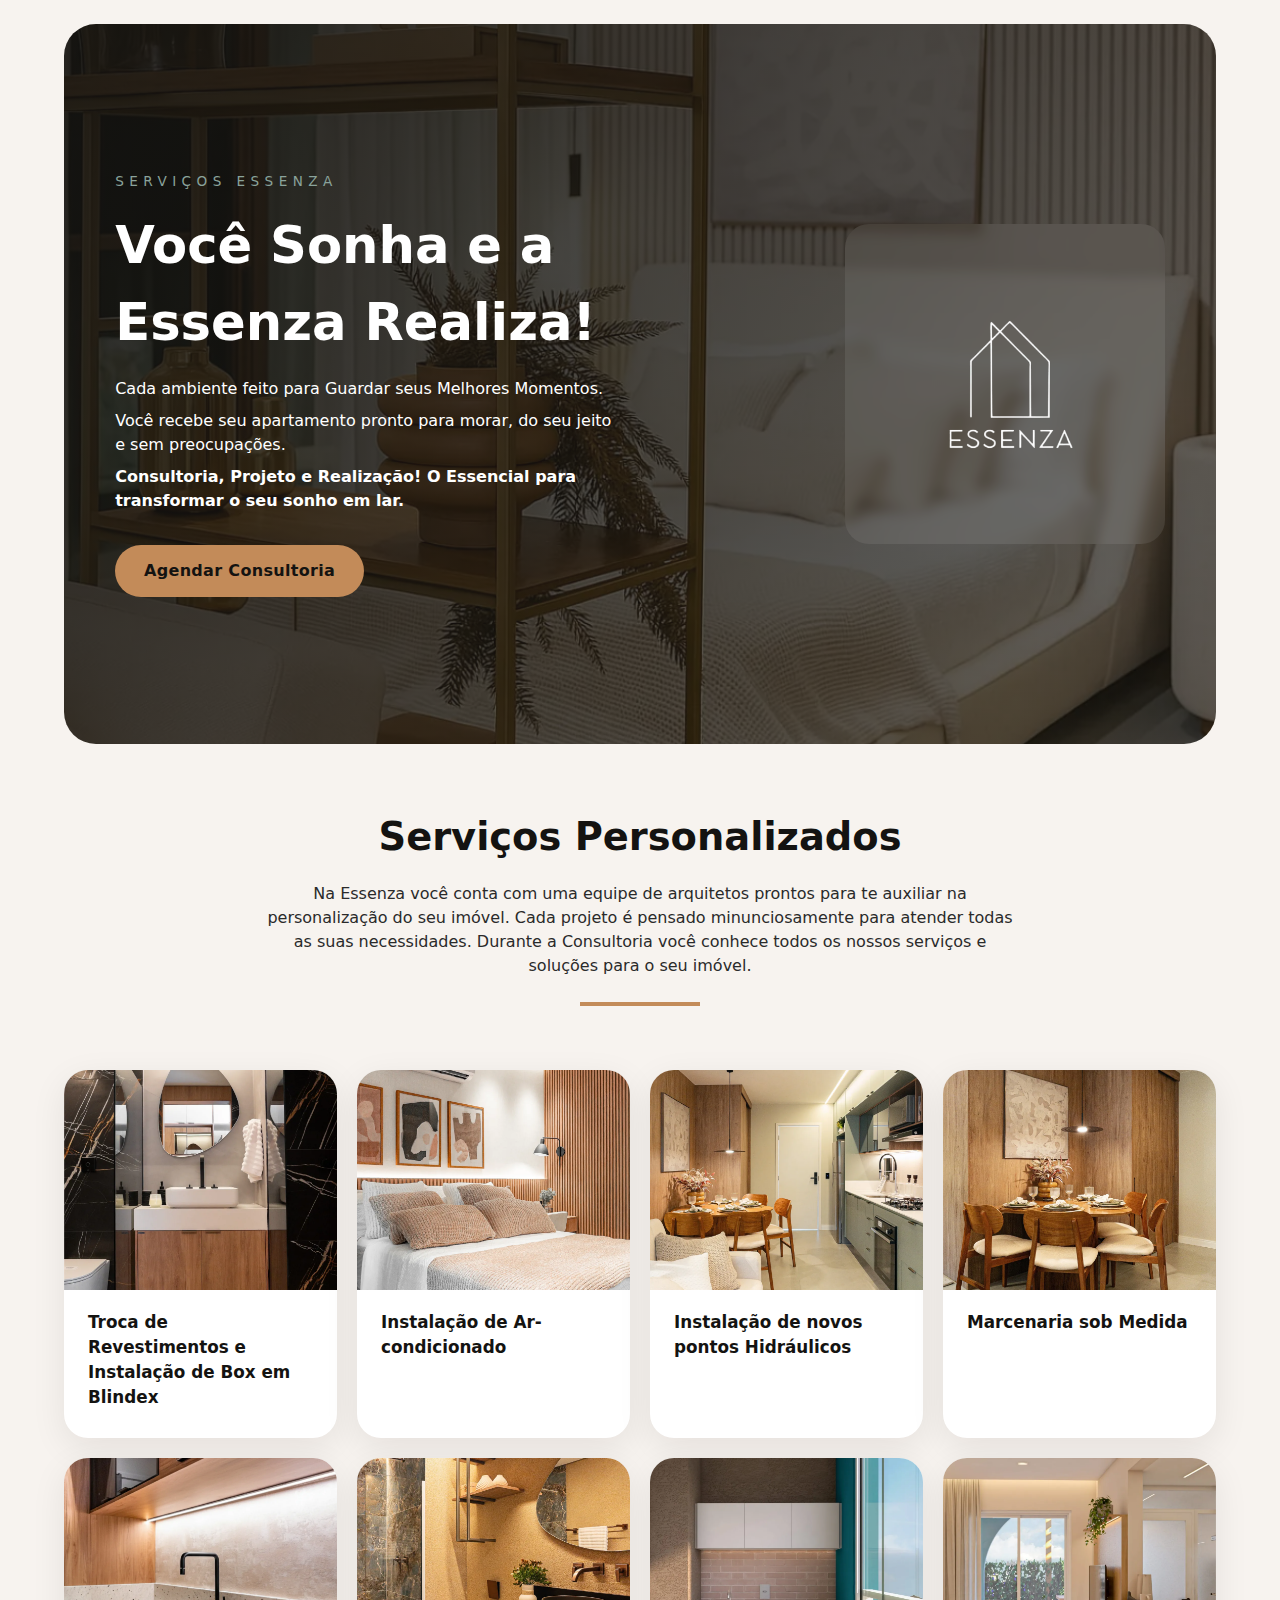
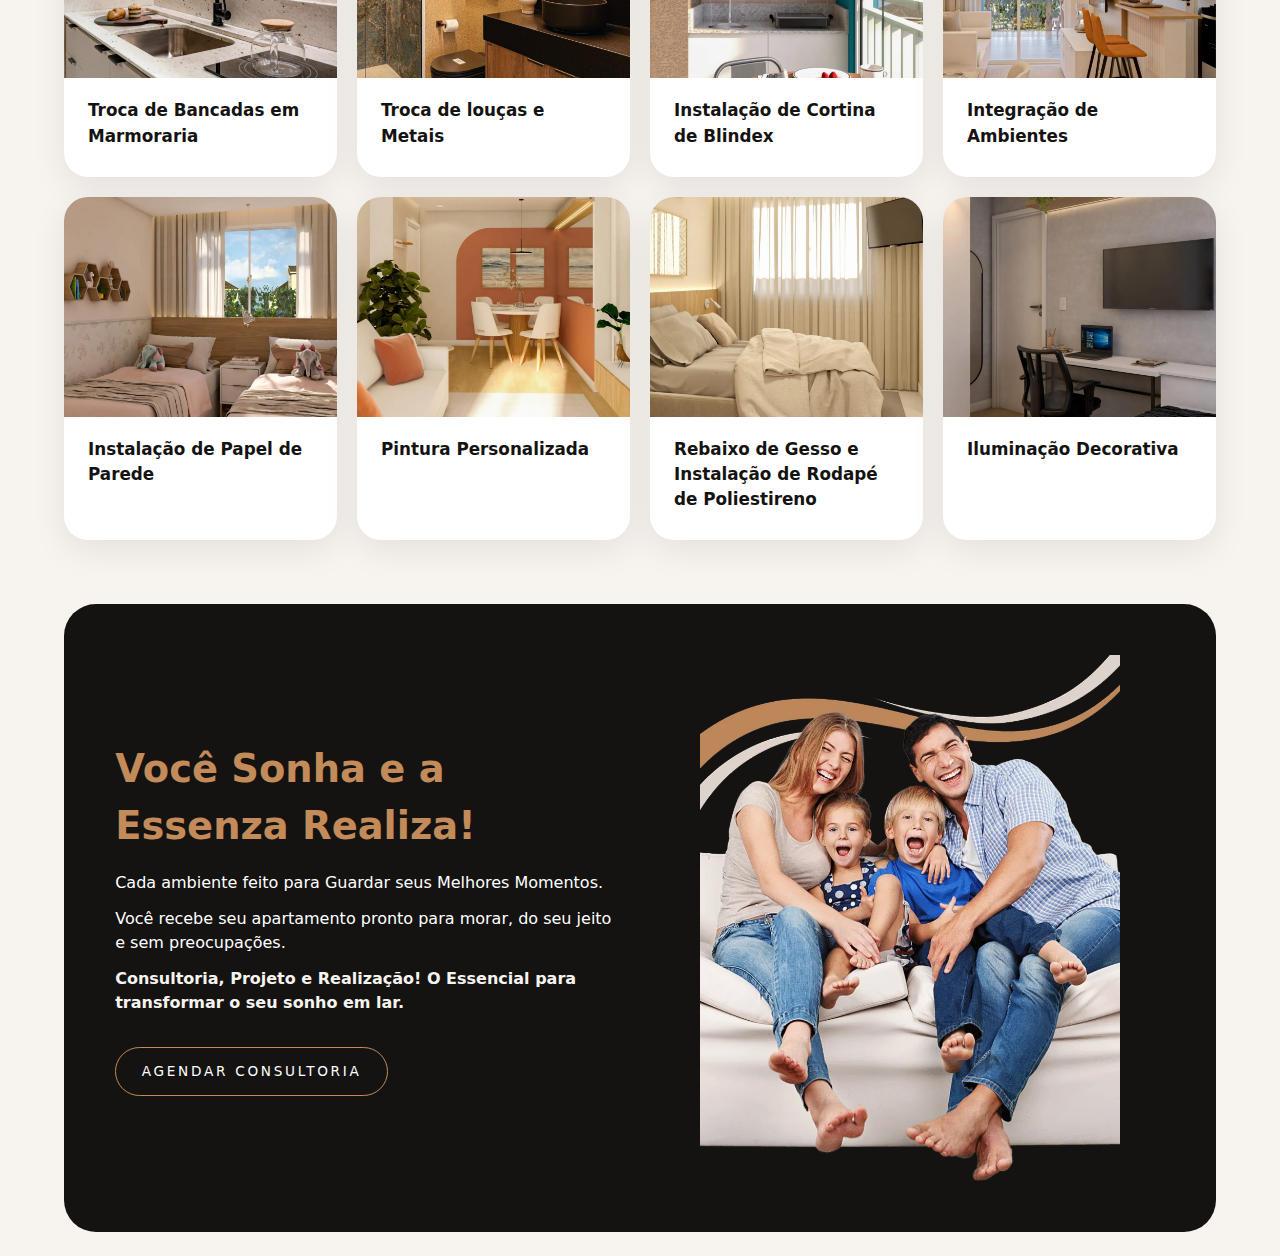
<file: landing-portfolio-1.html>
﻿<!DOCTYPE html>
<html lang="pt-BR">
<head>
<meta charset="UTF-8">
<meta name="viewport" content="width=device-width, initial-scale=1">
<title>Serviços Essenza · Layout 01</title>
<style>
:root {
    --ink: #141311;
    --sand: #f7f3ef;
    --stone: #d9c8ba;
    --gold: #c38b59;
    --sage: #8aa39b;
    --white: #ffffff;
    font-family: "Inter", "Segoe UI", system-ui, -apple-system, BlinkMacSystemFont, sans-serif;
}
*,
*::before,
*::after { box-sizing: border-box; margin: 0; padding: 0; }
body {
    background: var(--sand);
    color: var(--ink);
    line-height: 1.5;
}
img { max-width: 100%; display: block; }
main { max-width: 1200px; margin: 0 auto; padding: 1.5rem; display: grid; gap: 4rem; }
.hero {
    min-height: 80vh;
    padding: clamp(2rem, 4vw, 4rem);
    border-radius: 32px;
    background-image: linear-gradient(120deg, rgba(20,19,17,.9), rgba(20,19,17,.6)), url("assets/images/7_20251026_131038_0000.webp");
    background-size: cover;
    background-position: center;
    color: var(--white);
    display: grid;
    grid-template-columns: repeat(auto-fit, minmax(260px, 1fr));
    gap: 2rem;
}
.hero__content { align-self: center; }
.hero__content .eyebrow {
    letter-spacing: .4em;
    text-transform: uppercase;
    color: var(--sage);
    font-size: .85rem;
    margin-bottom: 1rem;
}
.hero__content h1 {
    font-size: clamp(2.5rem, 4vw, 3.5rem);
    margin-bottom: 1rem;
}
.hero__content .lead { margin-bottom: .5rem; }
.hero__content .lead.strong { font-weight: 600; }
.hero__button {
    margin-top: 1.5rem;
    display: inline-flex;
    align-items: center;
    justify-content: center;
    padding: .9rem 1.8rem;
    border-radius: 999px;
    background: var(--gold);
    color: var(--ink);
    text-decoration: none;
    font-weight: 600;
    letter-spacing: .02em;
}
.hero__figure {
    align-self: center;
    justify-self: end;
    max-width: 320px;
    padding: 1.5rem;
    border-radius: 24px;
    background: rgba(255,255,255,.08);
    backdrop-filter: blur(6px);
}
.intro {
    display: flex;
    justify-content: center;
}
.intro__wrapper {
    text-align: center;
    max-width: 760px;
}
.intro__wrapper h2 {
    font-size: clamp(2rem, 3vw, 2.8rem);
    margin-bottom: 1rem;
}
.intro__wrapper p { margin-bottom: 1rem; color: #2a2a2a; }
.intro__wrapper hr {
    width: 120px;
    height: 4px;
    border: none;
    background: var(--gold);
    margin: 1.5rem auto 0;
}
.services-section {
    display: flex;
    flex-direction: column;
    gap: 1.5rem;
}
.services-grid {
    display: grid;
    grid-template-columns: repeat(auto-fit, minmax(240px, 1fr));
    gap: 1.25rem;
}
.service-card {
    position: relative;
    background: var(--white);
    border-radius: 24px;
    overflow: hidden;
    box-shadow: 0 10px 35px rgba(20,19,17,.08);
    transition: transform .3s ease, box-shadow .3s ease;
    display: flex;
    flex-direction: column;
}
.service-card:hover {
    transform: translateY(-6px);
    box-shadow: 0 15px 45px rgba(20,19,17,.12);
}
.service-card__media img { width: 100%; height: 220px; object-fit: cover; }
.service-card h3 {
    font-size: 1.05rem;
    padding: 1.25rem 1.5rem 1.75rem;
}
.cta {
    background: var(--ink);
    color: var(--white);
    border-radius: 32px;
    padding: clamp(2rem, 4vw, 3.5rem);
    display: grid;
    grid-template-columns: repeat(auto-fit, minmax(260px, 1fr));
    gap: 2rem;
    align-items: center;
}
.cta__content h3 {
    font-size: clamp(2rem, 3vw, 2.8rem);
    margin-bottom: 1rem;
    color: var(--gold);
}
.cta__content p { margin-bottom: .75rem; }
.cta__content strong { color: var(--sand); }
.cta__button {
    margin-top: 1.25rem;
    display: inline-flex;
    padding: .85rem 1.6rem;
    border: 1px solid var(--gold);
    border-radius: 999px;
    text-transform: uppercase;
    font-size: .85rem;
    letter-spacing: .2em;
    color: var(--white);
    text-decoration: none;
}
.cta__media {
    justify-self: center;
    max-width: 420px;
}
@media (max-width: 700px) {
    .hero { grid-template-columns: 1fr; }
    .hero__figure { justify-self: start; max-width: 200px; }
    .service-card__media img { height: 180px; }
}
</style>
</head>
<body>
<main class="layout layout-one">
    <header class="hero" id="hero">
        <div class="hero__content">
            <p class="eyebrow">Serviços Essenza</p>
            <h1>Você Sonha e a Essenza Realiza!</h1>
            <p class="lead">Cada ambiente feito para Guardar seus Melhores Momentos.</p>
            <p class="lead">Você recebe seu apartamento pronto para morar, do seu jeito e sem preocupações.</p>
            <p class="lead strong">Consultoria, Projeto e Realização! O Essencial para transformar o seu sonho em lar.</p>
            <a class="hero__button" href="https://wa.me/5524992055100" target="_blank" rel="noopener">Agendar Consultoria</a>
        </div>
        <figure class="hero__figure">
            <img src="assets/images/Confira-meu-design-do-Canva.webp" alt="Essenza">
        </figure>
    </header>

    <section class="intro" id="servicos-intro">
        <div class="intro__wrapper">
            <h2>Serviços Personalizados</h2>
            <p>Na Essenza você conta com uma equipe de arquitetos prontos para te auxiliar na personalização do seu imóvel. Cada projeto é pensado minunciosamente para atender todas as suas necessidades. Durante a Consultoria você conhece todos os nossos serviços e soluções para o seu imóvel.</p>
            <hr>
        </div>
    </section>

    <section class="services-section" id="servicos-lista">
                                <div class="services-grid">
            <article class="service-card">
                <div class="service-card__media">
                    <img src="assets/images/Servicos/01 - 5_20251112_122429_0004.webp" alt="Troca de revestimentos e instala&#231;&#227;o de box em blindex">
                </div>
                <h3>Troca de Revestimentos e Instala&#231;&#227;o de Box em Blindex</h3>
            </article>
            <article class="service-card">
                <div class="service-card__media">
                    <img src="assets/images/Servicos/02 - 14_20251112_161842_0013.webp" alt="Instala&#231;&#227;o de ar-condicionado">
                </div>
                <h3>Instala&#231;&#227;o de Ar-condicionado</h3>
            </article>
            <article class="service-card">
                <div class="service-card__media">
                    <img src="assets/images/Servicos/03 - 15_20251112_161842_0014-1.webp" alt="Instala&#231;&#227;o de novos pontos hidr&#225;ulicos">
                </div>
                <h3>Instala&#231;&#227;o de novos pontos Hidr&#225;ulicos</h3>
            </article>
            <article class="service-card">
                <div class="service-card__media">
                    <img src="assets/images/Servicos/04 - 9_20251112_161842_0008.webp" alt="Marcenaria sob medida">
                </div>
                <h3>Marcenaria sob Medida</h3>
            </article>
            <article class="service-card">
                <div class="service-card__media">
                    <img src="assets/images/Servicos/05 - 12_20251112_161842_0011.webp" alt="Troca de bancadas em marmoraria">
                </div>
                <h3>Troca de Bancadas em Marmoraria</h3>
            </article>
            <article class="service-card">
                <div class="service-card__media">
                    <img src="assets/images/Servicos/06 - 3_20251112_161841_0002.webp" alt="Troca de lou&#231;as e metais">
                </div>
                <h3>Troca de lou&#231;as e Metais</h3>
            </article>
            <article class="service-card">
                <div class="service-card__media">
                    <img src="assets/images/Servicos/07 - 20251112_191206_0000.webp" alt="Instala&#231;&#227;o de cortina de blindex">
                </div>
                <h3>Instala&#231;&#227;o de Cortina de Blindex</h3>
            </article>
            <article class="service-card">
                <div class="service-card__media">
                    <img src="assets/images/Servicos/08 - 20251112_190904_0014.webp" alt="Integra&#231;&#227;o de ambientes">
                </div>
                <h3>Integra&#231;&#227;o de Ambientes</h3>
            </article>
            <article class="service-card">
                <div class="service-card__media">
                    <img src="assets/images/Servicos/09 - 20251112_191207_0011.webp" alt="Instala&#231;&#227;o de papel de parede">
                </div>
                <h3>Instala&#231;&#227;o de Papel de Parede</h3>
            </article>
            <article class="service-card">
                <div class="service-card__media">
                    <img src="assets/images/Servicos/10 - 20251112_191207_0002.webp" alt="Pintura personalizada">
                </div>
                <h3>Pintura Personalizada</h3>
            </article>
            <article class="service-card">
                <div class="service-card__media">
                    <img src="assets/images/Servicos/11 - 20251112_190904_0016.webp" alt="Rebaixo de gesso e instala&#231;&#227;o de rodap&#233; de poliestireno">
                </div>
                <h3>Rebaixo de Gesso e Instala&#231;&#227;o de Rodap&#233; de Poliestireno</h3>
            </article>
            <article class="service-card">
                <div class="service-card__media">
                    <img src="assets/images/Servicos/12 - 517472967-4ab59a3f-68d7-40f3-b97c-5cb5172b74d7.webp" alt="Ilumina&#231;&#227;o decorativa">
                </div>
                <h3>Ilumina&#231;&#227;o Decorativa</h3>
            </article>
        </div>
    </section>

    <section class="cta" id="consultoria">
        <div class="cta__content">
            <h3>Você Sonha e a Essenza Realiza!</h3>
            <p>Cada ambiente feito para Guardar seus Melhores Momentos.</p>
            <p>Você recebe seu apartamento pronto para morar, do seu jeito e sem preocupações.</p>
            <p><strong>Consultoria, Projeto e Realização! O Essencial para transformar o seu sonho em lar.</strong></p>
            <a class="cta__button" href="https://wa.me/5524992055100" target="_blank" rel="noopener">Agendar Consultoria</a>
        </div>
        <figure class="cta__media">
            <img src="assets/images/Servicos/Confira-meu-design-do-Canva-11-819x1024.webp" alt="Consultoria Essenza">
        </figure>
    </section>
</main>
<script defer src="assets/js/webp-upgrade.js"></script>
</body>
</html>
</file>
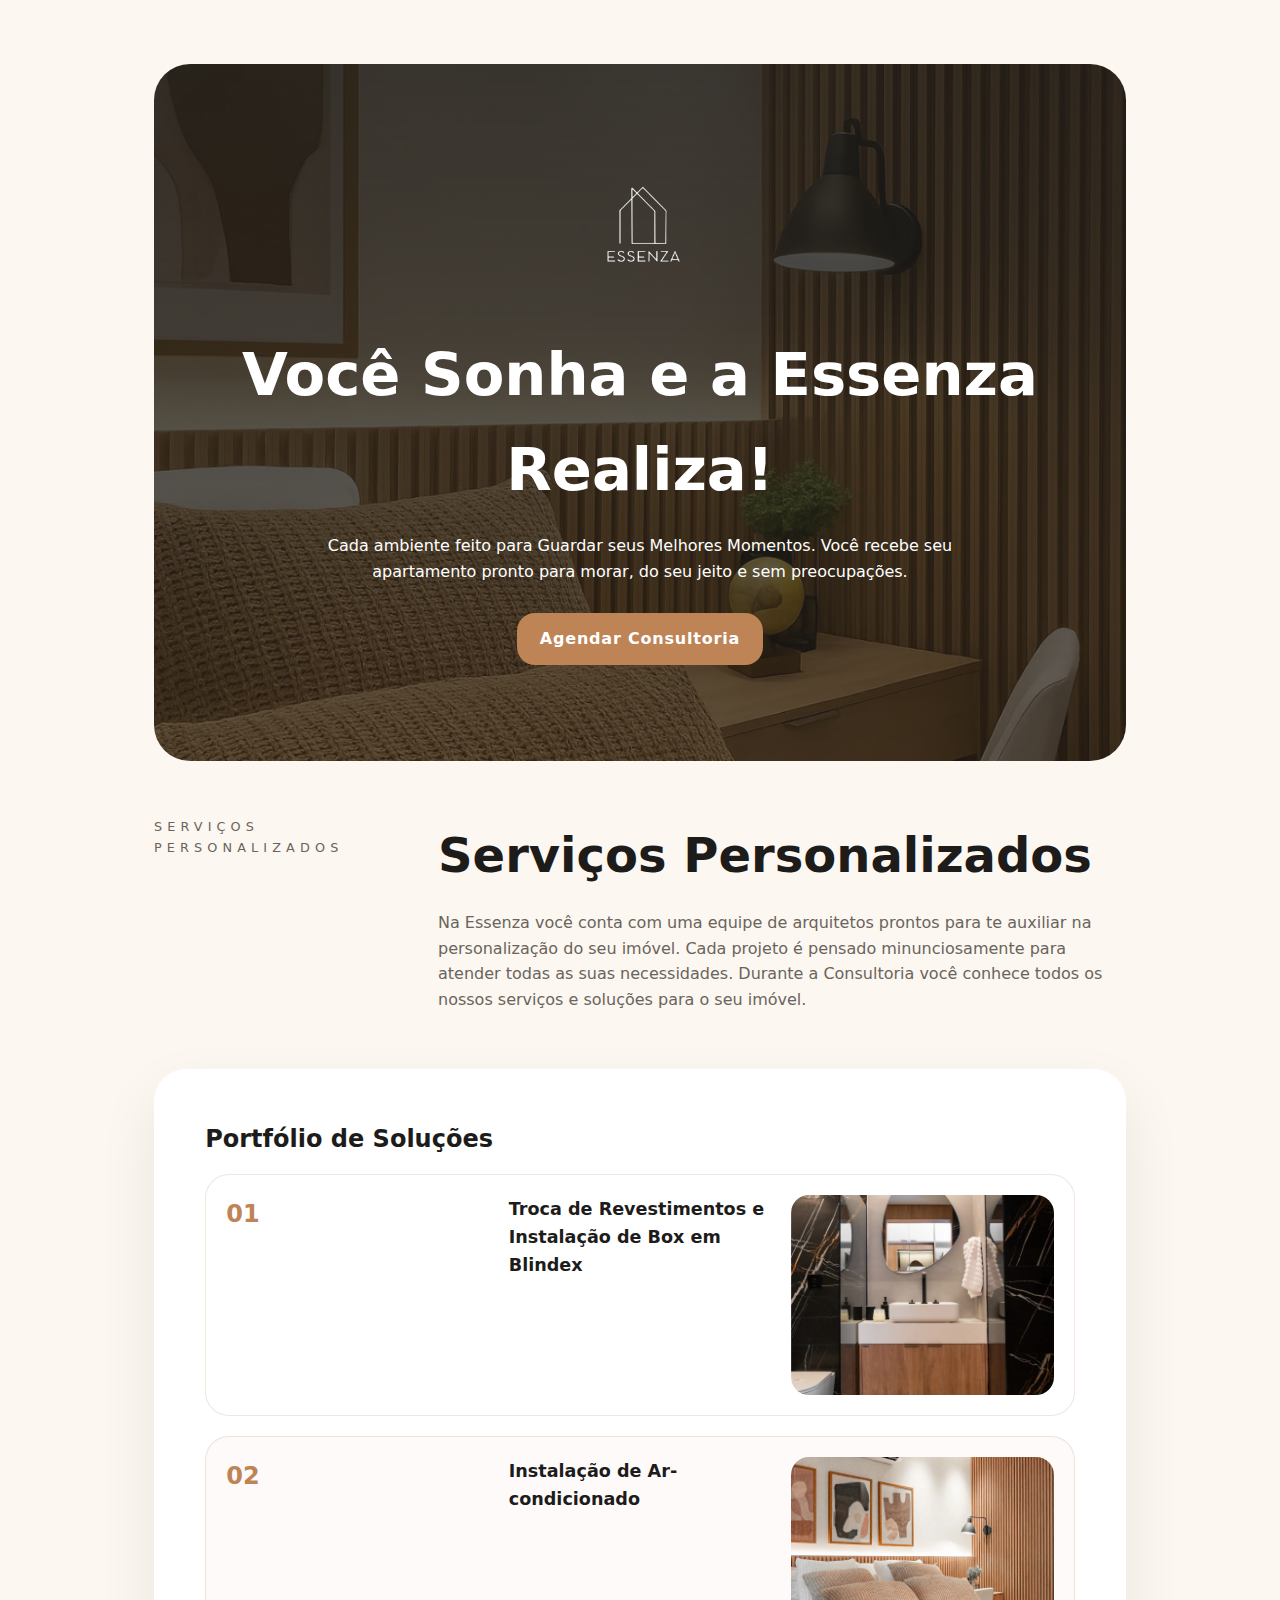
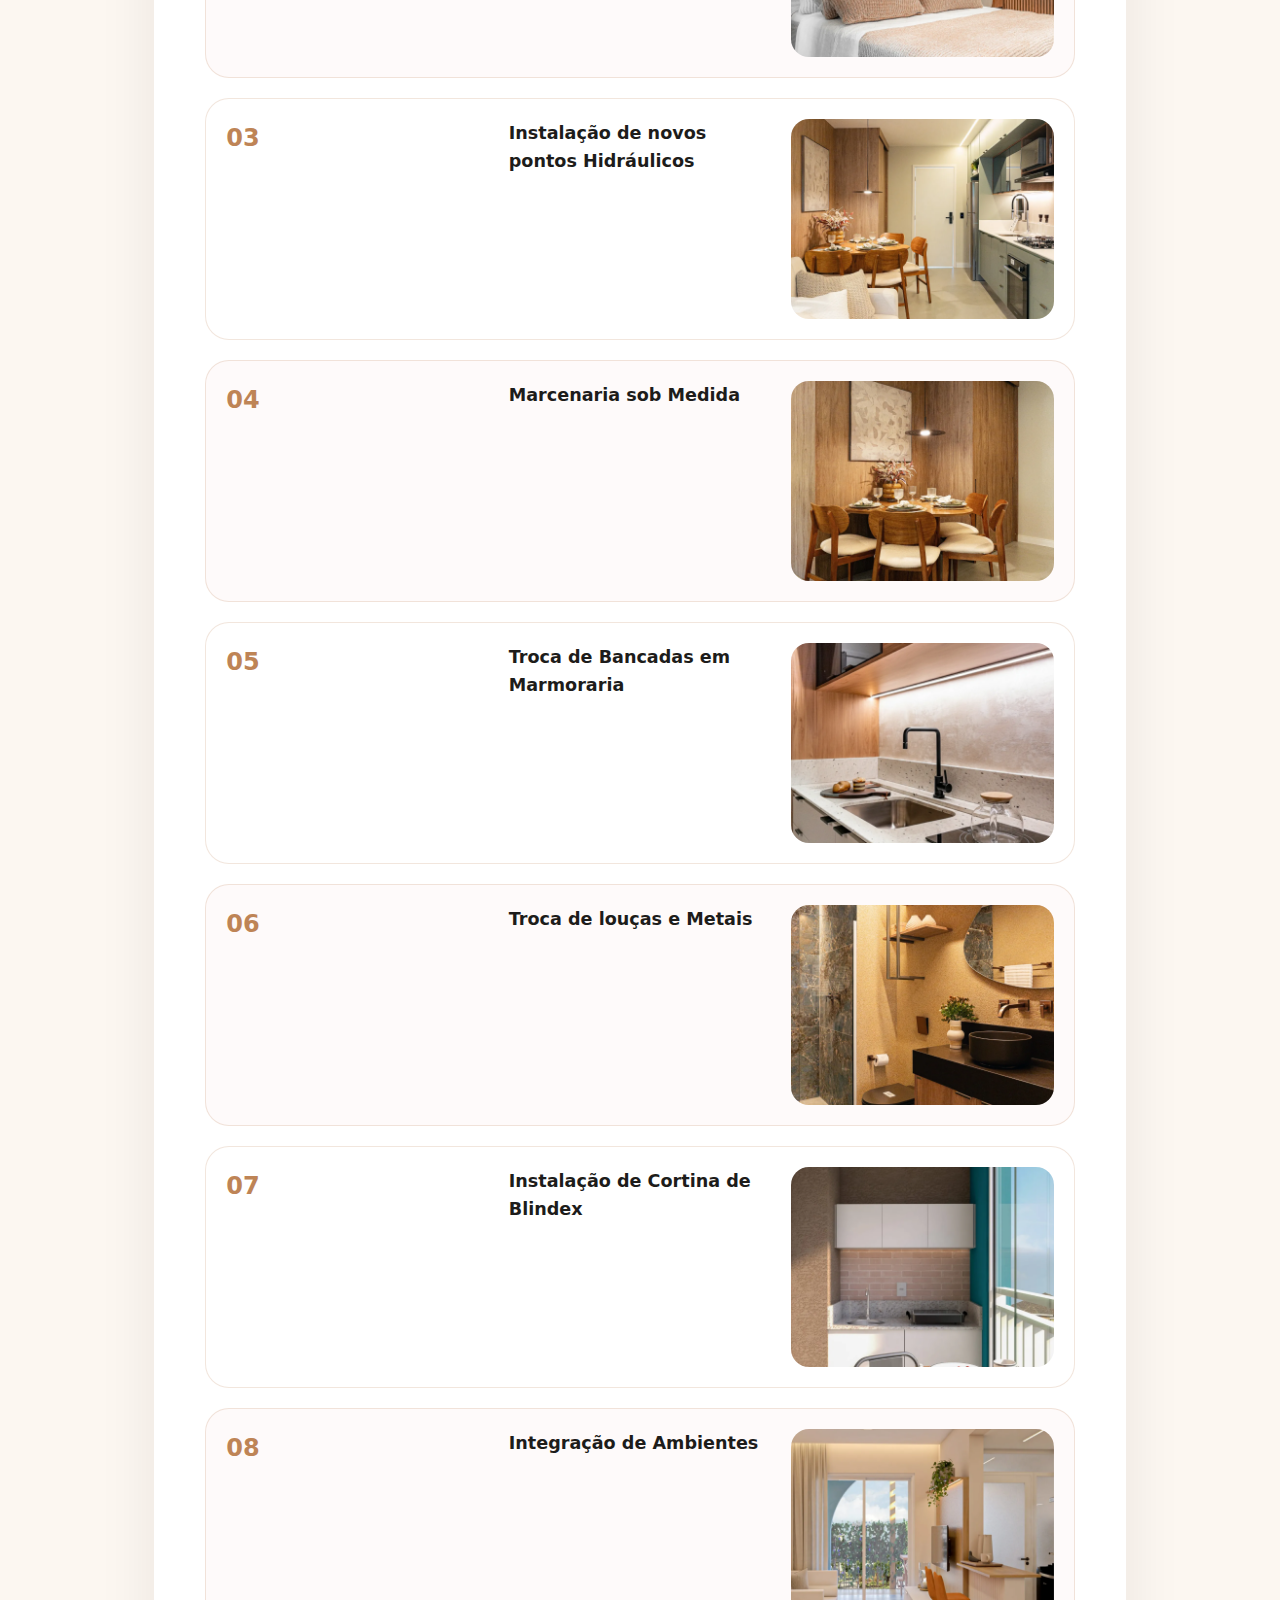
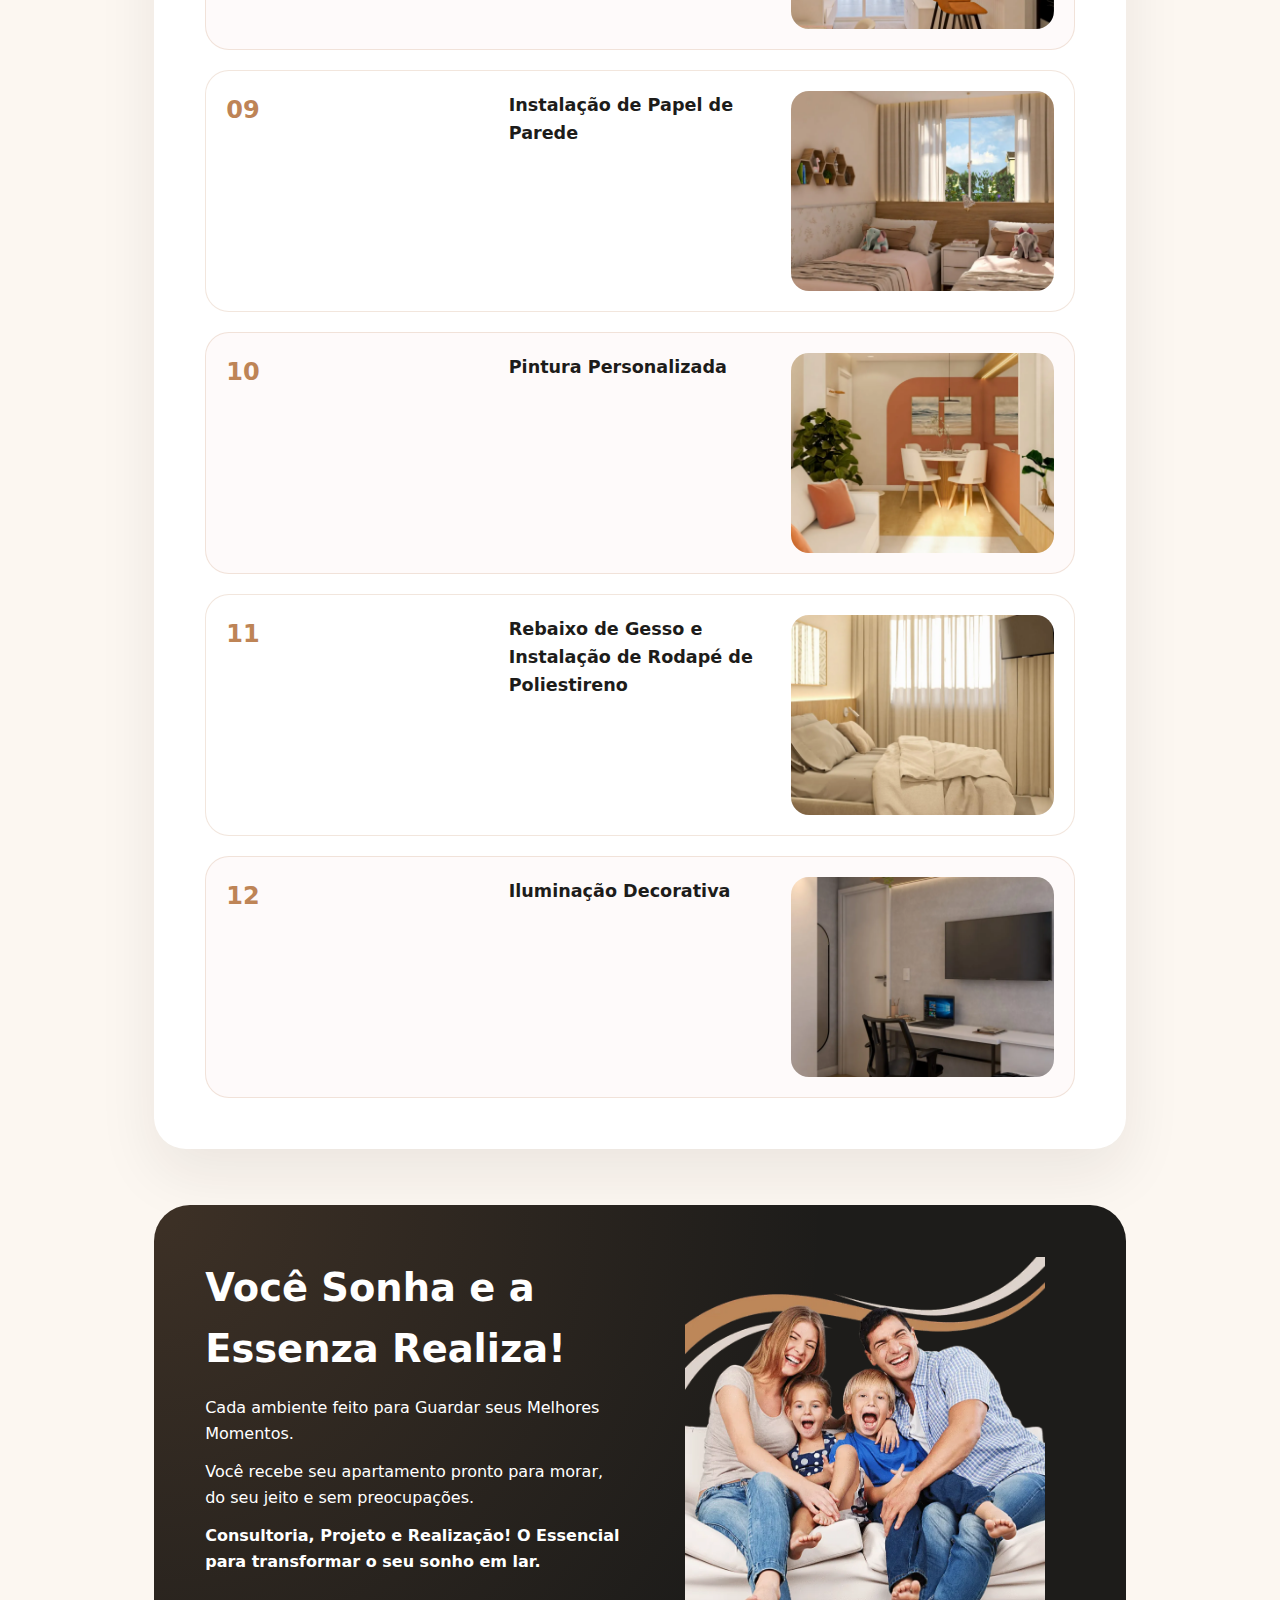
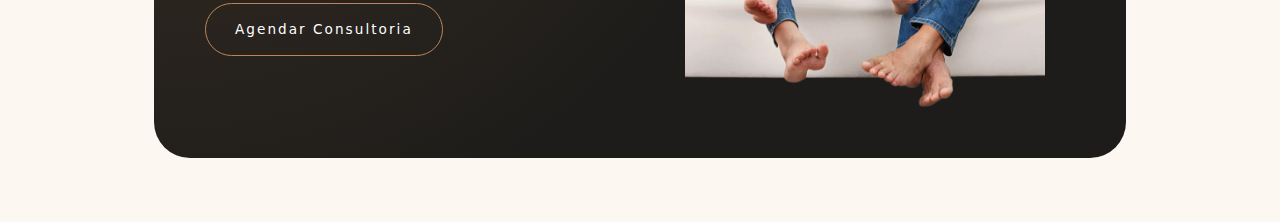
<file: landing-portfolio-2.html>
﻿<!DOCTYPE html>
<html lang="pt-BR">
<head>
<meta charset="UTF-8">
<meta name="viewport" content="width=device-width, initial-scale=1">
<title>Serviços Essenza · Layout 02</title>
<style>
:root {
    --bg: #fcf7f1;
    --accent: #be8456;
    --accent-dark: #9c6b45;
    --ink: #1d1c1a;
    --muted: #6a645c;
    --card: #ffffff;
    font-family: "Manrope", "Inter", system-ui, sans-serif;
}
*,
*::before,
*::after { box-sizing: border-box; margin: 0; padding: 0; }
body { background: var(--bg); color: var(--ink); line-height: 1.6; }
img { max-width: 100%; display: block; }
main { max-width: 1100px; margin: 0 auto; padding: clamp(1.5rem, 5vw, 4rem); display: grid; gap: 3.5rem; }
.hero {
    position: relative;
    background: linear-gradient(180deg, rgba(29,28,26,.85), rgba(29,28,26,.65)), url("assets/images/9_20251026_131038_0002.webp") center/cover no-repeat;
    border-radius: 36px;
    padding: clamp(2rem, 7vw, 5rem) clamp(1.5rem, 5vw, 4rem) clamp(4rem, 8vw, 6rem);
    color: #fff;
    text-align: center;
    overflow: hidden;
}
.hero__figure {
    width: 160px;
    margin: 0 auto 1.5rem;
}
.hero__title { font-size: clamp(2.3rem, 5vw, 3.7rem); margin-bottom: 1rem; }
.hero__subtitle { max-width: 640px; margin: 0 auto; }
.hero__cta {
    margin-top: 1.75rem;
    display: inline-flex;
    padding: .85rem 1.4rem;
    border-radius: 18px;
    background: var(--accent);
    color: #fff;
    font-weight: 600;
    text-decoration: none;
    letter-spacing: .05em;
}
.intro {
    display: grid;
    grid-template-columns: minmax(200px, 260px) minmax(0, 1fr);
    gap: 1.5rem;
}
.intro__label {
    text-transform: uppercase;
    letter-spacing: .4em;
    color: var(--muted);
    font-size: .8rem;
}
.intro__content h2 { font-size: clamp(2rem, 4vw, 3rem); margin-bottom: 1rem; }
.intro__content p { color: var(--muted); }
.services {
    background: var(--card);
    border-radius: 32px;
    padding: clamp(1.5rem, 4vw, 3.5rem);
    box-shadow: 0 25px 60px rgba(32,28,20,.08);
}
.services__title {
    font-size: 1.5rem;
    margin-bottom: 1rem;
}
.services__list {
    counter-reset: svc;
    list-style: none;
    display: flex;
    flex-direction: column;
    gap: 1.25rem;
}
.services__item {
    counter-increment: svc;
    display: grid;
    grid-template-columns: repeat(auto-fit, minmax(180px, 1fr));
    gap: 1.25rem;
    padding: 1.25rem;
    border-radius: 24px;
    background: #fefafa;
    border: 1px solid rgba(190,132,86,.2);
}
.services__item:nth-child(odd) { background: #fff; }
.services__item::before {
    content: counter(svc, decimal-leading-zero);
    font-size: 1.5rem;
    font-weight: 700;
    color: var(--accent);
}
.service-info h3 { font-size: 1.1rem; margin-bottom: .4rem; }
.service-image img { border-radius: 18px; height: 200px; object-fit: cover; width: 100%; }
.cta {
    border-radius: 36px;
    padding: clamp(2rem, 4vw, 3.5rem);
    background: radial-gradient(circle at top left, rgba(190,132,86,.2), transparent 60%), #1d1c1a;
    color: #fff;
    display: grid;
    grid-template-columns: repeat(auto-fit, minmax(240px, 1fr));
    gap: 2rem;
}
.cta h3 { font-size: clamp(2rem, 3vw, 2.8rem); margin-bottom: 1rem; }
.cta__text p { margin-bottom: .8rem; }
.cta__button {
    margin-top: 1rem;
    display: inline-flex;
    padding: .9rem 1.8rem;
    border: 1px solid var(--accent);
    border-radius: 999px;
    color: #fff;
    text-decoration: none;
    letter-spacing: .15em;
    font-size: .85rem;
}
.cta__media {
    justify-self: center;
    max-width: 360px;
}
@media (max-width: 768px) {
    .intro { grid-template-columns: 1fr; }
    .services__item { grid-template-columns: 1fr; }
}
</style>
</head>
<body>
<main>
    <header class="hero">
        <figure class="hero__figure">
            <img src="assets/images/Confira-meu-design-do-Canva.webp" alt="Essenza">
        </figure>
        <h1 class="hero__title">Você Sonha e a Essenza Realiza!</h1>
        <p class="hero__subtitle">Cada ambiente feito para Guardar seus Melhores Momentos. Você recebe seu apartamento pronto para morar, do seu jeito e sem preocupações.</p>
        <a class="hero__cta" href="https://wa.me/5524992055100" target="_blank" rel="noopener">Agendar Consultoria</a>
    </header>

    <section class="intro" id="servicos-intro">
        <div class="intro__label">Serviços Personalizados</div>
        <div class="intro__content">
            <h2>Serviços Personalizados</h2>
            <p>Na Essenza você conta com uma equipe de arquitetos prontos para te auxiliar na personalização do seu imóvel. Cada projeto é pensado minunciosamente para atender todas as suas necessidades. Durante a Consultoria você conhece todos os nossos serviços e soluções para o seu imóvel.</p>
        </div>
    </section>

    <section class="services" id="servicos-lista">
        <h3 class="services__title">Portfólio de Soluções</h3>
                                <ol class="services__list">
            <li class="services__item">
                <div class="service-info">
                    <h3>Troca de Revestimentos e Instala&#231;&#227;o de Box em Blindex</h3>
                </div>
                <div class="service-image">
                    <img src="assets/images/Servicos/01 - 5_20251112_122429_0004.webp" alt="Troca de revestimentos e instala&#231;&#227;o de box em blindex">
                </div>
            </li>
            <li class="services__item">
                <div class="service-info">
                    <h3>Instala&#231;&#227;o de Ar-condicionado</h3>
                </div>
                <div class="service-image">
                    <img src="assets/images/Servicos/02 - 14_20251112_161842_0013.webp" alt="Instala&#231;&#227;o de ar-condicionado">
                </div>
            </li>
            <li class="services__item">
                <div class="service-info">
                    <h3>Instala&#231;&#227;o de novos pontos Hidr&#225;ulicos</h3>
                </div>
                <div class="service-image">
                    <img src="assets/images/Servicos/03 - 15_20251112_161842_0014-1.webp" alt="Instala&#231;&#227;o de novos pontos hidr&#225;ulicos">
                </div>
            </li>
            <li class="services__item">
                <div class="service-info">
                    <h3>Marcenaria sob Medida</h3>
                </div>
                <div class="service-image">
                    <img src="assets/images/Servicos/04 - 9_20251112_161842_0008.webp" alt="Marcenaria sob medida">
                </div>
            </li>
            <li class="services__item">
                <div class="service-info">
                    <h3>Troca de Bancadas em Marmoraria</h3>
                </div>
                <div class="service-image">
                    <img src="assets/images/Servicos/05 - 12_20251112_161842_0011.webp" alt="Troca de bancadas em marmoraria">
                </div>
            </li>
            <li class="services__item">
                <div class="service-info">
                    <h3>Troca de lou&#231;as e Metais</h3>
                </div>
                <div class="service-image">
                    <img src="assets/images/Servicos/06 - 3_20251112_161841_0002.webp" alt="Troca de lou&#231;as e metais">
                </div>
            </li>
            <li class="services__item">
                <div class="service-info">
                    <h3>Instala&#231;&#227;o de Cortina de Blindex</h3>
                </div>
                <div class="service-image">
                    <img src="assets/images/Servicos/07 - 20251112_191206_0000.webp" alt="Instala&#231;&#227;o de cortina de blindex">
                </div>
            </li>
            <li class="services__item">
                <div class="service-info">
                    <h3>Integra&#231;&#227;o de Ambientes</h3>
                </div>
                <div class="service-image">
                    <img src="assets/images/Servicos/08 - 20251112_190904_0014.webp" alt="Integra&#231;&#227;o de ambientes">
                </div>
            </li>
            <li class="services__item">
                <div class="service-info">
                    <h3>Instala&#231;&#227;o de Papel de Parede</h3>
                </div>
                <div class="service-image">
                    <img src="assets/images/Servicos/09 - 20251112_191207_0011.webp" alt="Instala&#231;&#227;o de papel de parede">
                </div>
            </li>
            <li class="services__item">
                <div class="service-info">
                    <h3>Pintura Personalizada</h3>
                </div>
                <div class="service-image">
                    <img src="assets/images/Servicos/10 - 20251112_191207_0002.webp" alt="Pintura personalizada">
                </div>
            </li>
            <li class="services__item">
                <div class="service-info">
                    <h3>Rebaixo de Gesso e Instala&#231;&#227;o de Rodap&#233; de Poliestireno</h3>
                </div>
                <div class="service-image">
                    <img src="assets/images/Servicos/11 - 20251112_190904_0016.webp" alt="Rebaixo de gesso e instala&#231;&#227;o de rodap&#233; de poliestireno">
                </div>
            </li>
            <li class="services__item">
                <div class="service-info">
                    <h3>Ilumina&#231;&#227;o Decorativa</h3>
                </div>
                <div class="service-image">
                    <img src="assets/images/Servicos/12 - 517472967-4ab59a3f-68d7-40f3-b97c-5cb5172b74d7.webp" alt="Ilumina&#231;&#227;o decorativa">
                </div>
            </li>
        </ol>
    </section>

    <section class="cta" id="consultoria">
        <div class="cta__text">
            <h3>Você Sonha e a Essenza Realiza!</h3>
            <p>Cada ambiente feito para Guardar seus Melhores Momentos.</p>
            <p>Você recebe seu apartamento pronto para morar, do seu jeito e sem preocupações.</p>
            <p><strong>Consultoria, Projeto e Realização! O Essencial para transformar o seu sonho em lar.</strong></p>
            <a class="cta__button" href="https://wa.me/5524992055100" target="_blank" rel="noopener">Agendar Consultoria</a>
        </div>
        <figure class="cta__media">
            <img src="assets/images/Servicos/Confira-meu-design-do-Canva-11-819x1024.webp" alt="Consultoria Essenza">
        </figure>
    </section>
</main>
<script defer src="assets/js/webp-upgrade.js"></script>
</body>
</html>
</file>
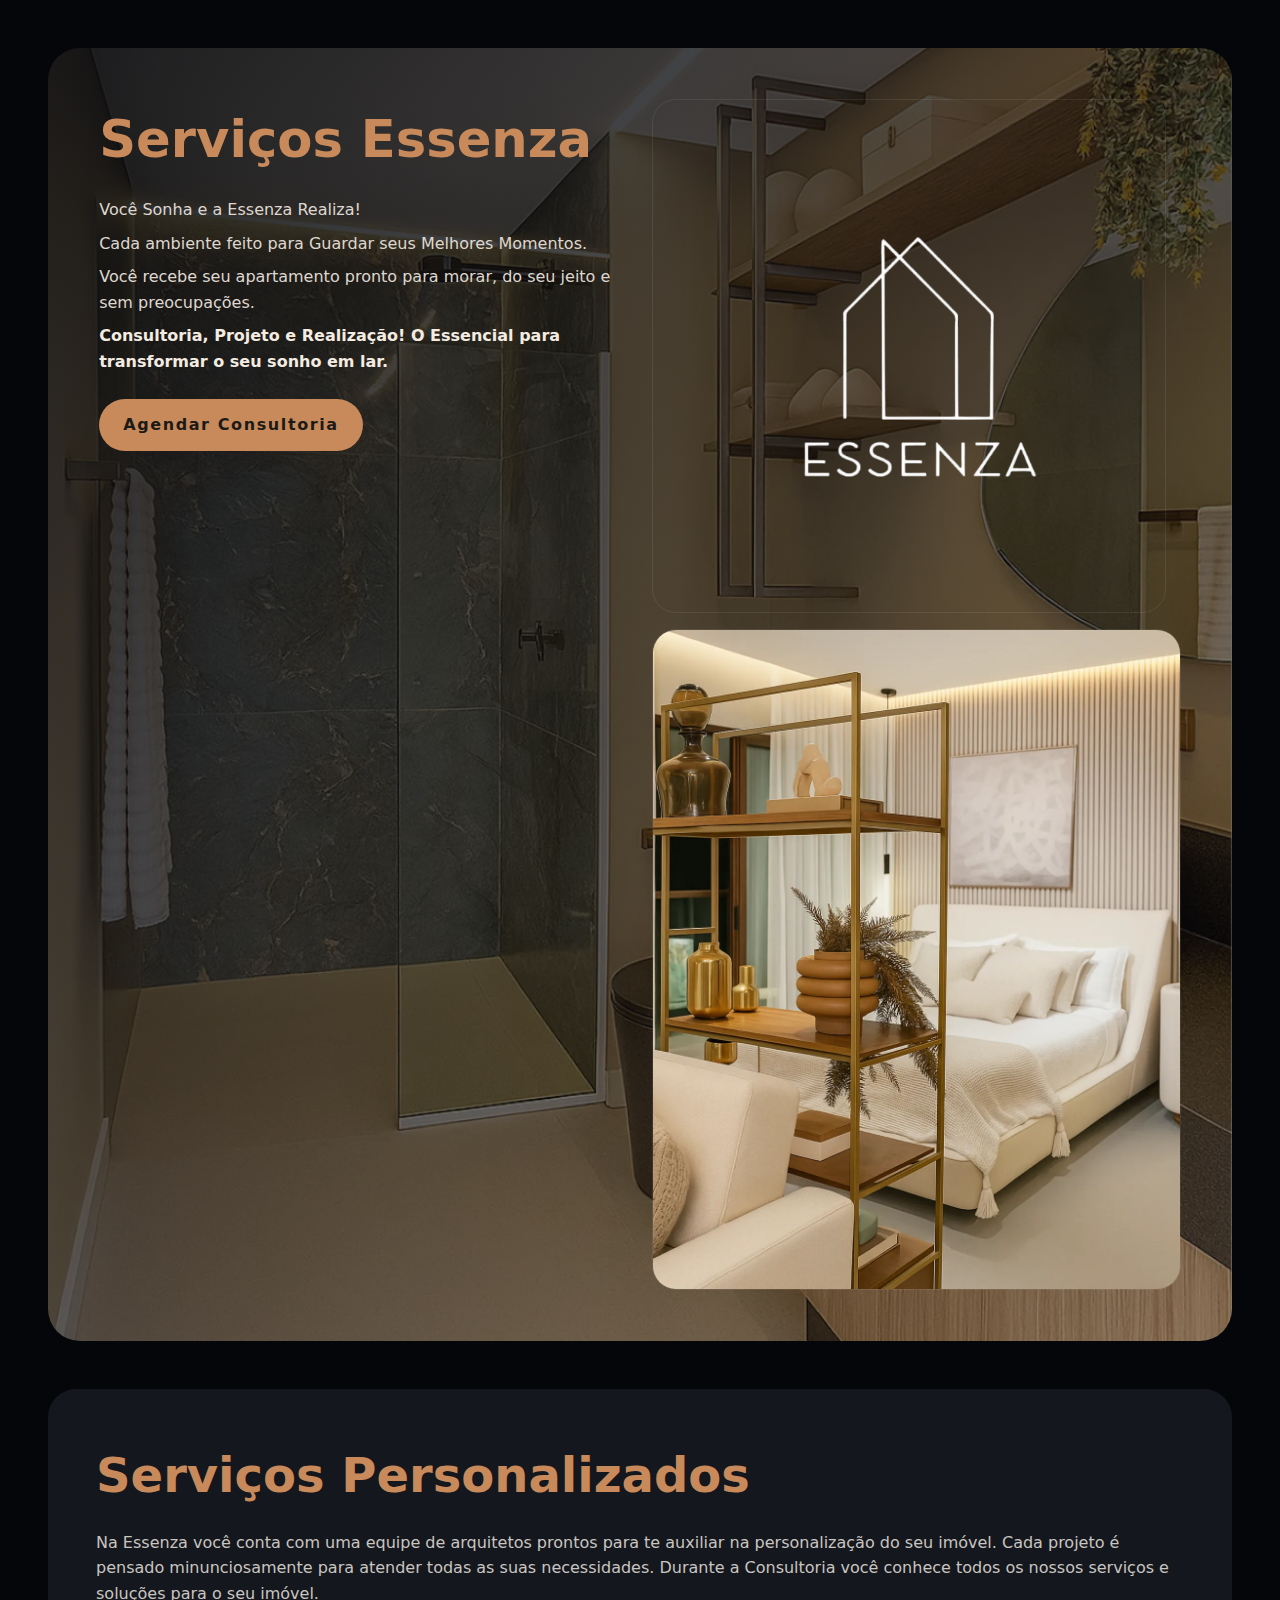
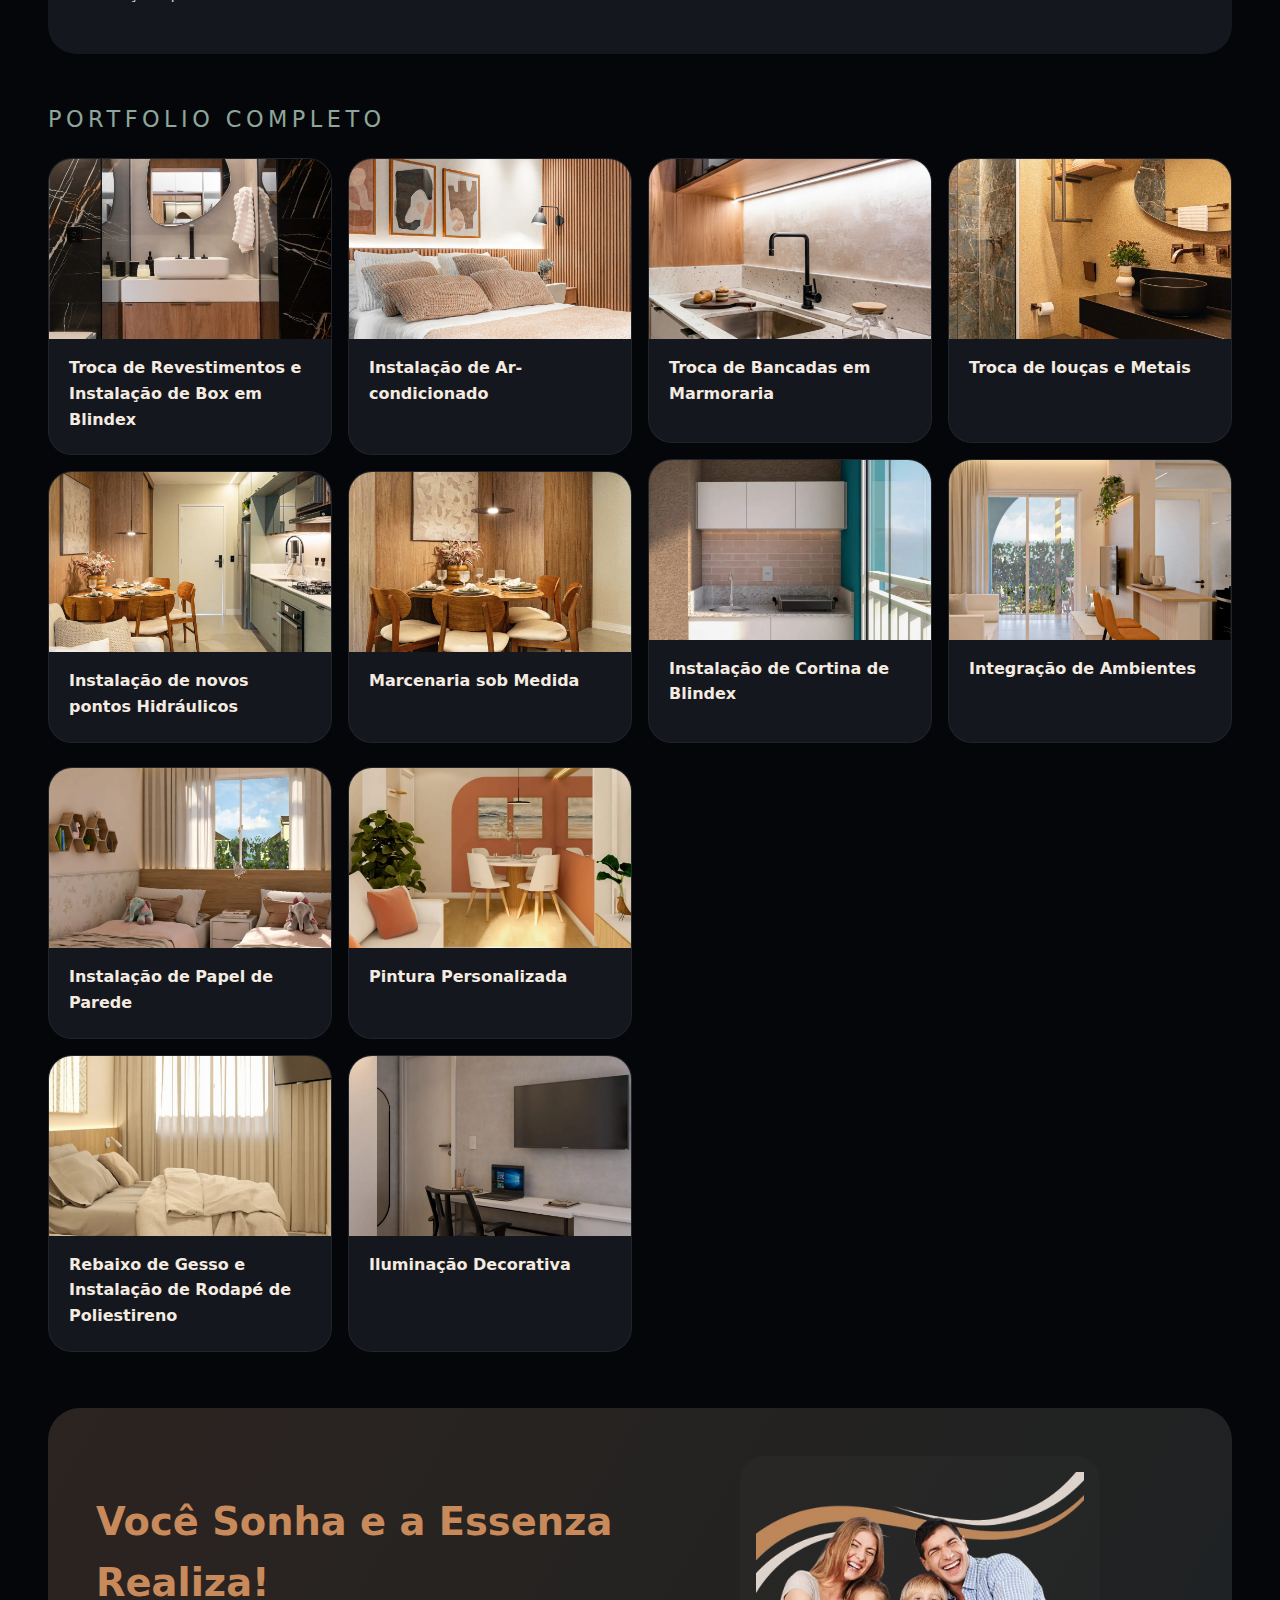
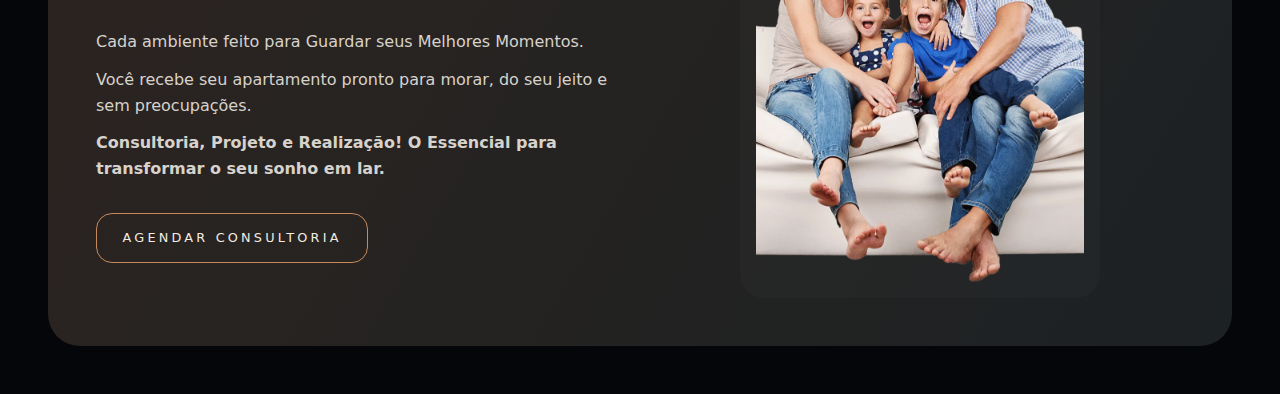
<file: landing-portfolio-3.html>
﻿<!DOCTYPE html>
<html lang="pt-BR">
<head>
<meta charset="UTF-8">
<meta name="viewport" content="width=device-width, initial-scale=1">
<title>Serviços Essenza · Layout 03</title>
<style>
:root {
    --dark: #050609;
    --charcoal: #14171d;
    --linen: #f4ebe1;
    --copper: #c88a5b;
    --sage: #8ea69b;
    font-family: "Poppins", "Inter", system-ui, sans-serif;
}
*,
*::before,
*::after { box-sizing: border-box; margin: 0; padding: 0; }
body { background: var(--dark); color: var(--linen); line-height: 1.6; }
img { max-width: 100%; display: block; }
main { display: flex; flex-direction: column; gap: 3rem; padding: clamp(1rem, 4vw, 3rem); }
.hero {
    background: linear-gradient(135deg, rgba(8,10,14,.9), rgba(8,10,14,.4)), url("assets/images/10_20251026_131038_0003.webp") center/cover no-repeat;
    border-radius: 32px;
    padding: clamp(2rem, 4vw, 3.5rem);
    display: grid;
    grid-template-columns: repeat(auto-fit, minmax(260px, 1fr));
    gap: 1.5rem;
}
.hero__text h1 { font-size: clamp(2.5rem, 4vw, 3.6rem); margin-bottom: 1rem; color: var(--copper); }
.hero__text p { margin-bottom: .5rem; color: #dfd7cf; }
.hero__text strong { color: var(--linen); }
.hero__cta {
    margin-top: 1rem;
    display: inline-flex;
    padding: .85rem 1.5rem;
    background: var(--copper);
    color: #1c1a17;
    border-radius: 999px;
    text-decoration: none;
    letter-spacing: .1em;
    font-weight: 600;
}
.hero__media {
    display: grid;
    gap: 1rem;
}
.hero__media img {
    border-radius: 24px;
    border: 1px solid rgba(255,255,255,.08);
}
.intro {
    padding: clamp(1.5rem, 4vw, 3rem);
    border-radius: 28px;
    background: var(--charcoal);
}
.intro h2 { font-size: clamp(2rem, 4vw, 3rem); color: var(--copper); margin-bottom: 1rem; }
.intro p { color: #c9c5c0; }
.services {
    display: flex;
    flex-direction: column;
    gap: 1.25rem;
}
.services__title {
    font-size: 1.4rem;
    letter-spacing: .2em;
    text-transform: uppercase;
    color: var(--sage);
}
.services__rail {
    display: grid;
    gap: 1rem;
}
.service-row {
    display: flex;
    gap: 1rem;
    overflow-x: auto;
    scroll-snap-type: x proximity;
    padding-bottom: .5rem;
}
.service-pill {
    min-width: 280px;
    display: flex;
    flex-direction: column;
    background: var(--charcoal);
    border-radius: 24px;
    overflow: hidden;
    border: 1px solid rgba(255,255,255,.06);
    scroll-snap-align: start;
}
.service-pill__media img {
    height: 180px;
    width: 100%;
    object-fit: cover;
}
.service-pill h3 {
    padding: 1rem 1.25rem 1.4rem;
    font-size: 1rem;
}
.cta {
    border-radius: 32px;
    background: linear-gradient(120deg, rgba(200,138,91,.15), rgba(142,166,155,.1)), #101216;
    display: grid;
    grid-template-columns: repeat(auto-fit, minmax(240px, 1fr));
    gap: 2rem;
    padding: clamp(1.5rem, 4vw, 3rem);
    align-items: center;
}
.cta h3 { font-size: clamp(2rem, 3vw, 2.6rem); color: var(--copper); margin-bottom: 1rem; }
.cta p { color: #d7d2cb; margin-bottom: .75rem; }
.cta__button {
    margin-top: 1.25rem;
    display: inline-flex;
    padding: .85rem 1.6rem;
    border-radius: 16px;
    border: 1px solid var(--copper);
    color: var(--linen);
    text-decoration: none;
    text-transform: uppercase;
    letter-spacing: .25em;
    font-size: .8rem;
}
.cta__image {
    justify-self: center;
    max-width: 360px;
    background: rgba(255,255,255,.02);
    padding: 1rem;
    border-radius: 24px;
}
@media (min-width: 900px) {
    .services__rail {
        grid-template-columns: repeat(2, 1fr);
    }
    .service-row { overflow: visible; flex-wrap: wrap; }
    .service-pill { flex: 1 0 calc(50% - 1rem); min-width: unset; }
}
</style>
</head>
<body>
<main>
    <section class="hero" id="hero">
        <div class="hero__text">
            <h1>Serviços Essenza</h1>
            <p>Você Sonha e a Essenza Realiza!</p>
            <p>Cada ambiente feito para Guardar seus Melhores Momentos.</p>
            <p>Você recebe seu apartamento pronto para morar, do seu jeito e sem preocupações.</p>
            <p><strong>Consultoria, Projeto e Realização! O Essencial para transformar o seu sonho em lar.</strong></p>
            <a class="hero__cta" href="https://wa.me/5524992055100" target="_blank" rel="noopener">Agendar Consultoria</a>
        </div>
        <div class="hero__media">
            <img src="assets/images/Confira-meu-design-do-Canva.webp" alt="Essenza">
            <img src="assets/images/7_20251026_131038_0000.webp" alt="Portfólio Essenza">
        </div>
    </section>

    <section class="intro" id="servicos-intro">
        <h2>Serviços Personalizados</h2>
        <p>Na Essenza você conta com uma equipe de arquitetos prontos para te auxiliar na personalização do seu imóvel. Cada projeto é pensado minunciosamente para atender todas as suas necessidades. Durante a Consultoria você conhece todos os nossos serviços e soluções para o seu imóvel.</p>
    </section>

    <section class="services" id="servicos-lista">
        <div class="services__title">Portfolio Completo</div>
                                <div class="services__rail">
            <div class="service-row">
                <article class="service-pill">
                    <div class="service-pill__media">
                        <img src="assets/images/Servicos/01 - 5_20251112_122429_0004.webp" alt="Troca de revestimentos e instala&#231;&#227;o de box em blindex">
                    </div>
                    <h3>Troca de Revestimentos e Instala&#231;&#227;o de Box em Blindex</h3>
                </article>
                <article class="service-pill">
                    <div class="service-pill__media">
                        <img src="assets/images/Servicos/02 - 14_20251112_161842_0013.webp" alt="Instala&#231;&#227;o de ar-condicionado">
                    </div>
                    <h3>Instala&#231;&#227;o de Ar-condicionado</h3>
                </article>
                <article class="service-pill">
                    <div class="service-pill__media">
                        <img src="assets/images/Servicos/03 - 15_20251112_161842_0014-1.webp" alt="Instala&#231;&#227;o de novos pontos hidr&#225;ulicos">
                    </div>
                    <h3>Instala&#231;&#227;o de novos pontos Hidr&#225;ulicos</h3>
                </article>
                <article class="service-pill">
                    <div class="service-pill__media">
                        <img src="assets/images/Servicos/04 - 9_20251112_161842_0008.webp" alt="Marcenaria sob medida">
                    </div>
                    <h3>Marcenaria sob Medida</h3>
                </article>
            </div>
            <div class="service-row">
                <article class="service-pill">
                    <div class="service-pill__media">
                        <img src="assets/images/Servicos/05 - 12_20251112_161842_0011.webp" alt="Troca de bancadas em marmoraria">
                    </div>
                    <h3>Troca de Bancadas em Marmoraria</h3>
                </article>
                <article class="service-pill">
                    <div class="service-pill__media">
                        <img src="assets/images/Servicos/06 - 3_20251112_161841_0002.webp" alt="Troca de lou&#231;as e metais">
                    </div>
                    <h3>Troca de lou&#231;as e Metais</h3>
                </article>
                <article class="service-pill">
                    <div class="service-pill__media">
                        <img src="assets/images/Servicos/07 - 20251112_191206_0000.webp" alt="Instala&#231;&#227;o de cortina de blindex">
                    </div>
                    <h3>Instala&#231;&#227;o de Cortina de Blindex</h3>
                </article>
                <article class="service-pill">
                    <div class="service-pill__media">
                        <img src="assets/images/Servicos/08 - 20251112_190904_0014.webp" alt="Integra&#231;&#227;o de ambientes">
                    </div>
                    <h3>Integra&#231;&#227;o de Ambientes</h3>
                </article>
            </div>
            <div class="service-row">
                <article class="service-pill">
                    <div class="service-pill__media">
                        <img src="assets/images/Servicos/09 - 20251112_191207_0011.webp" alt="Instala&#231;&#227;o de papel de parede">
                    </div>
                    <h3>Instala&#231;&#227;o de Papel de Parede</h3>
                </article>
                <article class="service-pill">
                    <div class="service-pill__media">
                        <img src="assets/images/Servicos/10 - 20251112_191207_0002.webp" alt="Pintura personalizada">
                    </div>
                    <h3>Pintura Personalizada</h3>
                </article>
                <article class="service-pill">
                    <div class="service-pill__media">
                        <img src="assets/images/Servicos/11 - 20251112_190904_0016.webp" alt="Rebaixo de gesso e instala&#231;&#227;o de rodap&#233; de poliestireno">
                    </div>
                    <h3>Rebaixo de Gesso e Instala&#231;&#227;o de Rodap&#233; de Poliestireno</h3>
                </article>
                <article class="service-pill">
                    <div class="service-pill__media">
                        <img src="assets/images/Servicos/12 - 517472967-4ab59a3f-68d7-40f3-b97c-5cb5172b74d7.webp" alt="Ilumina&#231;&#227;o decorativa">
                    </div>
                    <h3>Ilumina&#231;&#227;o Decorativa</h3>
                </article>
            </div>
        </div>
    </section>

    <section class="cta" id="consultoria">
        <div>
            <h3>Você Sonha e a Essenza Realiza!</h3>
            <p>Cada ambiente feito para Guardar seus Melhores Momentos.</p>
            <p>Você recebe seu apartamento pronto para morar, do seu jeito e sem preocupações.</p>
            <p><strong>Consultoria, Projeto e Realização! O Essencial para transformar o seu sonho em lar.</strong></p>
            <a class="cta__button" href="https://wa.me/5524992055100" target="_blank" rel="noopener">Agendar Consultoria</a>
        </div>
        <figure class="cta__image">
            <img src="assets/images/Servicos/Confira-meu-design-do-Canva-11-819x1024.webp" alt="Consultoria Essenza">
        </figure>
    </section>
</main>
<script defer src="assets/js/webp-upgrade.js"></script>
</body>
</html>
</file>
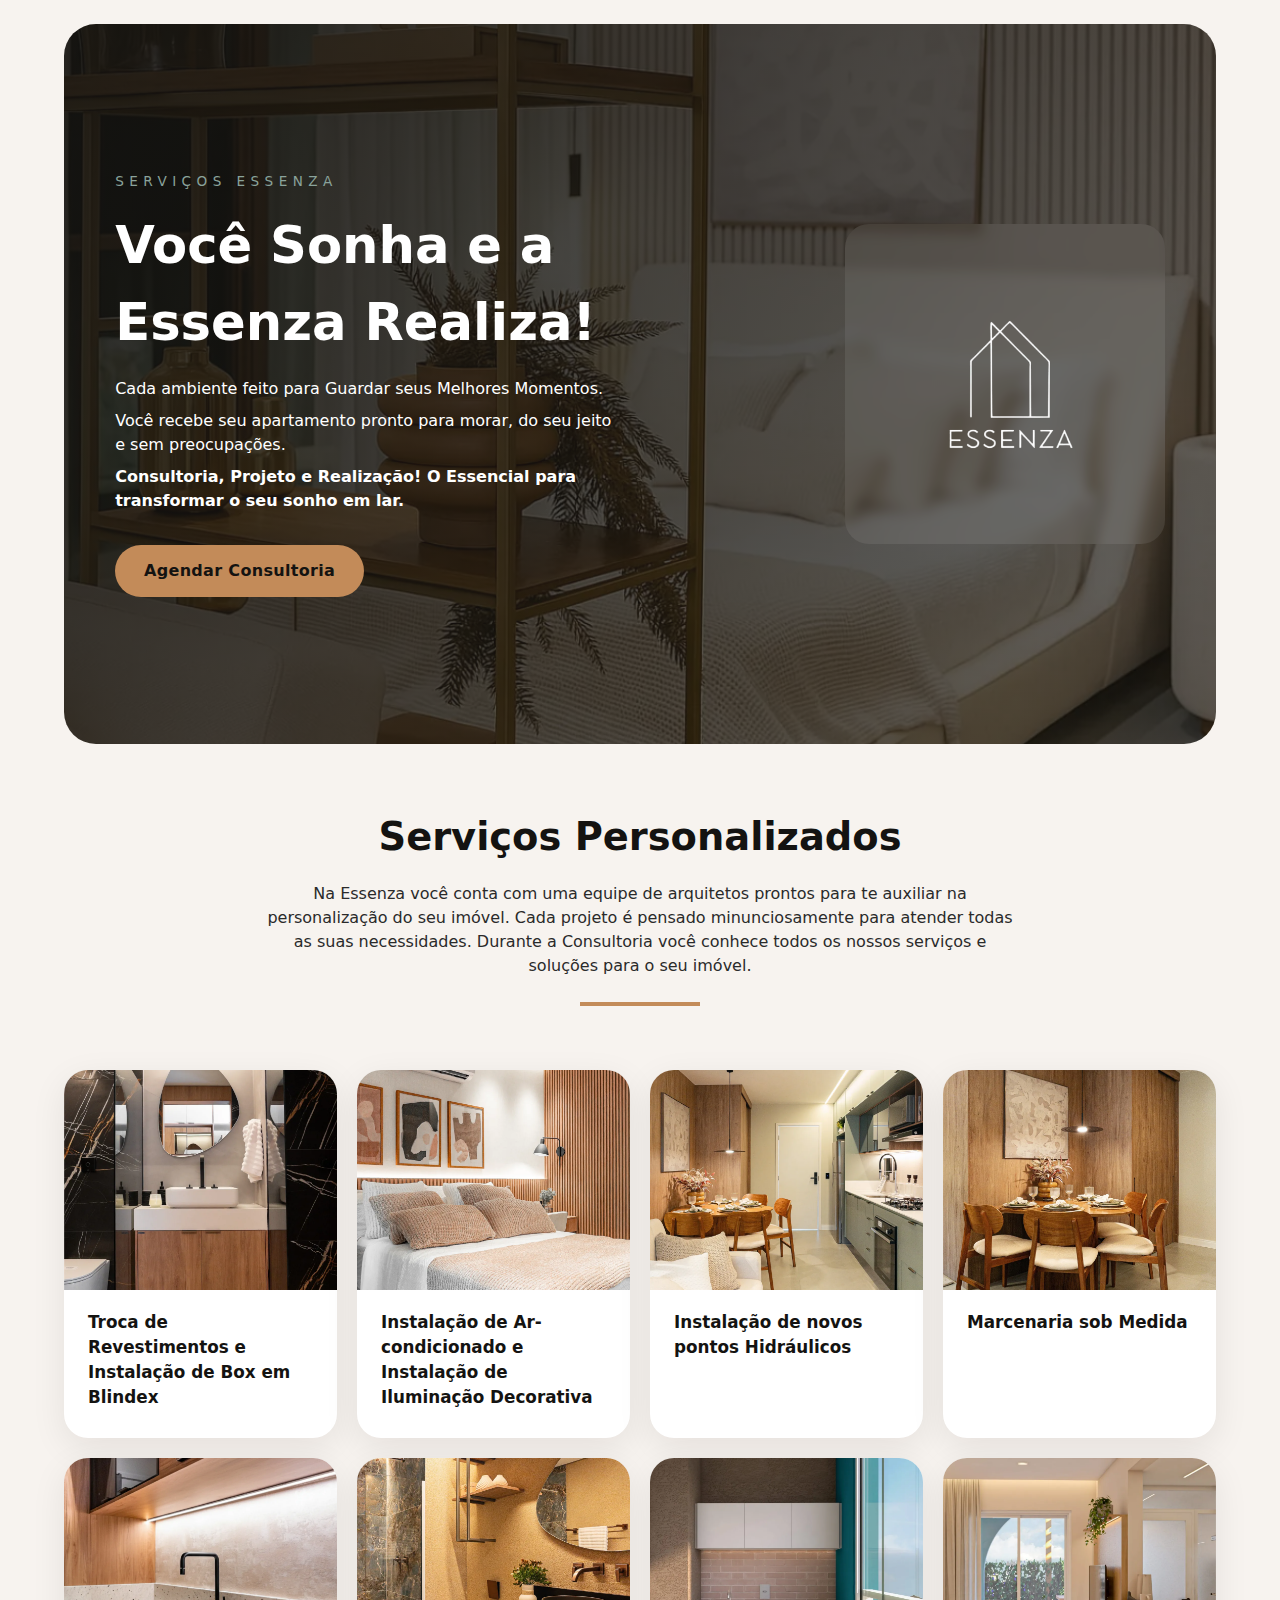
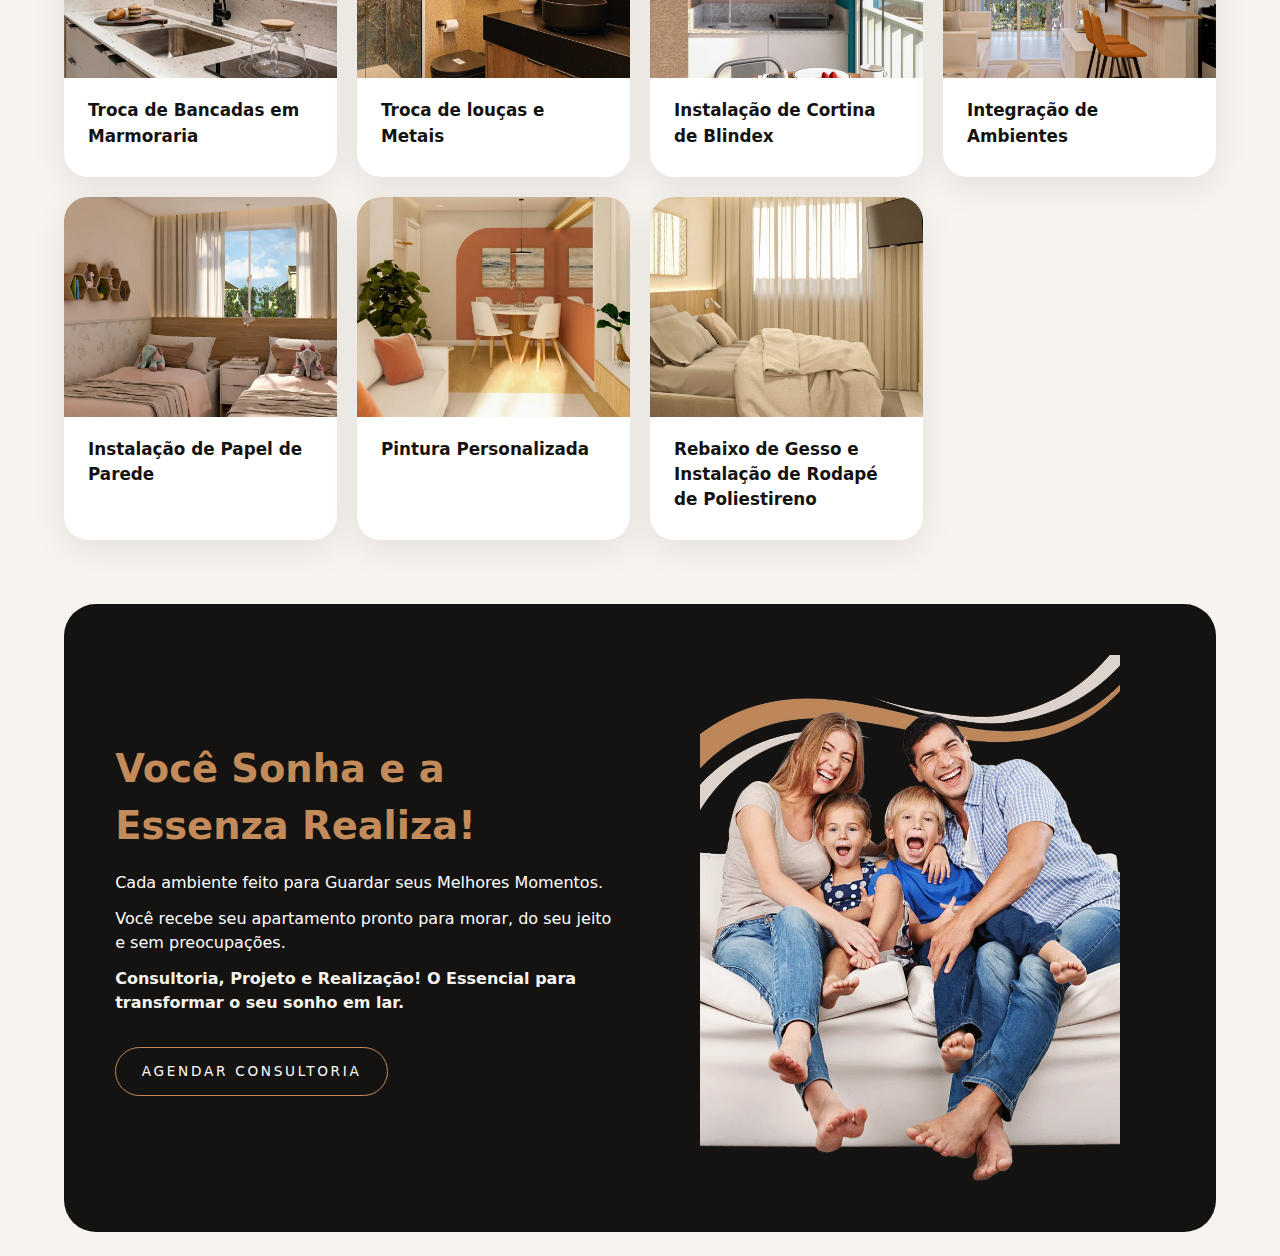
<file: layout-servicos-1.html>
﻿<!DOCTYPE html>
<html lang="pt-BR">
<head>
<meta charset="UTF-8">
<meta name="viewport" content="width=device-width, initial-scale=1">
<title>Serviços Essenza · Layout 01</title>
<style>
:root {
    --ink: #141311;
    --sand: #f7f3ef;
    --stone: #d9c8ba;
    --gold: #c38b59;
    --sage: #8aa39b;
    --white: #ffffff;
    font-family: "Inter", "Segoe UI", system-ui, -apple-system, BlinkMacSystemFont, sans-serif;
}
*,
*::before,
*::after { box-sizing: border-box; margin: 0; padding: 0; }
body {
    background: var(--sand);
    color: var(--ink);
    line-height: 1.5;
}
img { max-width: 100%; display: block; }
main { max-width: 1200px; margin: 0 auto; padding: 1.5rem; display: grid; gap: 4rem; }
.hero {
    min-height: 80vh;
    padding: clamp(2rem, 4vw, 4rem);
    border-radius: 32px;
    background-image: linear-gradient(120deg, rgba(20,19,17,.9), rgba(20,19,17,.6)), url("assets/images/7_20251026_131038_0000.webp");
    background-size: cover;
    background-position: center;
    color: var(--white);
    display: grid;
    grid-template-columns: repeat(auto-fit, minmax(260px, 1fr));
    gap: 2rem;
}
.hero__content { align-self: center; }
.hero__content .eyebrow {
    letter-spacing: .4em;
    text-transform: uppercase;
    color: var(--sage);
    font-size: .85rem;
    margin-bottom: 1rem;
}
.hero__content h1 {
    font-size: clamp(2.5rem, 4vw, 3.5rem);
    margin-bottom: 1rem;
}
.hero__content .lead { margin-bottom: .5rem; }
.hero__content .lead.strong { font-weight: 600; }
.hero__button {
    margin-top: 1.5rem;
    display: inline-flex;
    align-items: center;
    justify-content: center;
    padding: .9rem 1.8rem;
    border-radius: 999px;
    background: var(--gold);
    color: var(--ink);
    text-decoration: none;
    font-weight: 600;
    letter-spacing: .02em;
}
.hero__figure {
    align-self: center;
    justify-self: end;
    max-width: 320px;
    padding: 1.5rem;
    border-radius: 24px;
    background: rgba(255,255,255,.08);
    backdrop-filter: blur(6px);
}
.intro {
    display: flex;
    justify-content: center;
}
.intro__wrapper {
    text-align: center;
    max-width: 760px;
}
.intro__wrapper h2 {
    font-size: clamp(2rem, 3vw, 2.8rem);
    margin-bottom: 1rem;
}
.intro__wrapper p { margin-bottom: 1rem; color: #2a2a2a; }
.intro__wrapper hr {
    width: 120px;
    height: 4px;
    border: none;
    background: var(--gold);
    margin: 1.5rem auto 0;
}
.services-section {
    display: flex;
    flex-direction: column;
    gap: 1.5rem;
}
.services-grid {
    display: grid;
    grid-template-columns: repeat(auto-fit, minmax(240px, 1fr));
    gap: 1.25rem;
}
.service-card {
    position: relative;
    background: var(--white);
    border-radius: 24px;
    overflow: hidden;
    box-shadow: 0 10px 35px rgba(20,19,17,.08);
    transition: transform .3s ease, box-shadow .3s ease;
    display: flex;
    flex-direction: column;
}
.service-card:hover {
    transform: translateY(-6px);
    box-shadow: 0 15px 45px rgba(20,19,17,.12);
}
.service-card__media img { width: 100%; height: 220px; object-fit: cover; }
.service-card h3 {
    font-size: 1.05rem;
    padding: 1.25rem 1.5rem 1.75rem;
}
.cta {
    background: var(--ink);
    color: var(--white);
    border-radius: 32px;
    padding: clamp(2rem, 4vw, 3.5rem);
    display: grid;
    grid-template-columns: repeat(auto-fit, minmax(260px, 1fr));
    gap: 2rem;
    align-items: center;
}
.cta__content h3 {
    font-size: clamp(2rem, 3vw, 2.8rem);
    margin-bottom: 1rem;
    color: var(--gold);
}
.cta__content p { margin-bottom: .75rem; }
.cta__content strong { color: var(--sand); }
.cta__button {
    margin-top: 1.25rem;
    display: inline-flex;
    padding: .85rem 1.6rem;
    border: 1px solid var(--gold);
    border-radius: 999px;
    text-transform: uppercase;
    font-size: .85rem;
    letter-spacing: .2em;
    color: var(--white);
    text-decoration: none;
}
.cta__media {
    justify-self: center;
    max-width: 420px;
}
@media (max-width: 700px) {
    .hero { grid-template-columns: 1fr; }
    .hero__figure { justify-self: start; max-width: 200px; }
    .service-card__media img { height: 180px; }
}
</style>
</head>
<body>
<main class="layout layout-one">
    <header class="hero" id="hero">
        <div class="hero__content">
            <p class="eyebrow">Serviços Essenza</p>
            <h1>Você Sonha e a Essenza Realiza!</h1>
            <p class="lead">Cada ambiente feito para Guardar seus Melhores Momentos.</p>
            <p class="lead">Você recebe seu apartamento pronto para morar, do seu jeito e sem preocupações.</p>
            <p class="lead strong">Consultoria, Projeto e Realização! O Essencial para transformar o seu sonho em lar.</p>
            <a class="hero__button" href="https://wa.me/5524992055100" target="_blank" rel="noopener">Agendar Consultoria</a>
        </div>
        <figure class="hero__figure">
            <img src="assets/images/Confira-meu-design-do-Canva.webp" alt="Essenza">
        </figure>
    </header>

    <section class="intro" id="servicos-intro">
        <div class="intro__wrapper">
            <h2>Serviços Personalizados</h2>
            <p>Na Essenza você conta com uma equipe de arquitetos prontos para te auxiliar na personalização do seu imóvel. Cada projeto é pensado minunciosamente para atender todas as suas necessidades. Durante a Consultoria você conhece todos os nossos serviços e soluções para o seu imóvel.</p>
            <hr>
        </div>
    </section>

    <section class="services-section" id="servicos-lista">
        <div class="services-grid">
            <article class="service-card">
                <div class="service-card__media">
                    <img src="assets/images/Servicos/01 - 5_20251112_122429_0004.webp" alt="Troca de revestimentos e instalação de box em blindex">
                </div>
                <h3>Troca de Revestimentos e Instalação de Box em Blindex</h3>
            </article>
            <article class="service-card">
                <div class="service-card__media">
                    <img src="assets/images/Servicos/02 - 14_20251112_161842_0013.webp" alt="Instalação de ar-condicionado e iluminação decorativa">
                </div>
                <h3>Instalação de Ar-condicionado e Instalação de Iluminação Decorativa</h3>
            </article>
            <article class="service-card">
                <div class="service-card__media">
                    <img src="assets/images/Servicos/03 - 15_20251112_161842_0014-1.webp" alt="Instalação de novos pontos hidráulicos">
                </div>
                <h3>Instalação de novos pontos Hidráulicos</h3>
            </article>
            <article class="service-card">
                <div class="service-card__media">
                    <img src="assets/images/Servicos/04 - 9_20251112_161842_0008.webp" alt="Marcenaria sob medida">
                </div>
                <h3>Marcenaria sob Medida</h3>
            </article>
            <article class="service-card">
                <div class="service-card__media">
                    <img src="assets/images/Servicos/05 - 12_20251112_161842_0011.webp" alt="Troca de bancadas em marmoraria">
                </div>
                <h3>Troca de Bancadas em Marmoraria</h3>
            </article>
            <article class="service-card">
                <div class="service-card__media">
                    <img src="assets/images/Servicos/06 - 3_20251112_161841_0002.webp" alt="Troca de louças e metais">
                </div>
                <h3>Troca de louças e Metais</h3>
            </article>
            <article class="service-card">
                <div class="service-card__media">
                    <img src="assets/images/Servicos/07 - 20251112_191206_0000.webp" alt="Instalação de cortina de blindex">
                </div>
                <h3>Instalação de Cortina de Blindex</h3>
            </article>
            <article class="service-card">
                <div class="service-card__media">
                    <img src="assets/images/Servicos/08 - 20251112_190904_0014.webp" alt="Integração de ambientes">
                </div>
                <h3>Integração de Ambientes</h3>
            </article>
            <article class="service-card">
                <div class="service-card__media">
                    <img src="assets/images/Servicos/09 - 20251112_191207_0011.webp" alt="Instalação de papel de parede">
                </div>
                <h3>Instalação de Papel de Parede</h3>
            </article>
            <article class="service-card">
                <div class="service-card__media">
                    <img src="assets/images/Servicos/10 - 20251112_191207_0002.webp" alt="Pintura personalizada">
                </div>
                <h3>Pintura Personalizada</h3>
            </article>
            <article class="service-card">
                <div class="service-card__media">
                    <img src="assets/images/Servicos/11 - 20251112_190904_0016.webp" alt="Rebaixo de gesso e instalação de rodapé de poliestireno">
                </div>
                <h3>Rebaixo de Gesso e Instalação de Rodapé de Poliestireno</h3>
            </article>
        </div>
    </section>

    <section class="cta" id="consultoria">
        <div class="cta__content">
            <h3>Você Sonha e a Essenza Realiza!</h3>
            <p>Cada ambiente feito para Guardar seus Melhores Momentos.</p>
            <p>Você recebe seu apartamento pronto para morar, do seu jeito e sem preocupações.</p>
            <p><strong>Consultoria, Projeto e Realização! O Essencial para transformar o seu sonho em lar.</strong></p>
            <a class="cta__button" href="https://wa.me/5524992055100" target="_blank" rel="noopener">Agendar Consultoria</a>
        </div>
        <figure class="cta__media">
            <img src="assets/images/Servicos/Confira-meu-design-do-Canva-11-819x1024.webp" alt="Consultoria Essenza">
        </figure>
    </section>
</main>
<script defer src="assets/js/webp-upgrade.js"></script>
</body>
</html>
</file>
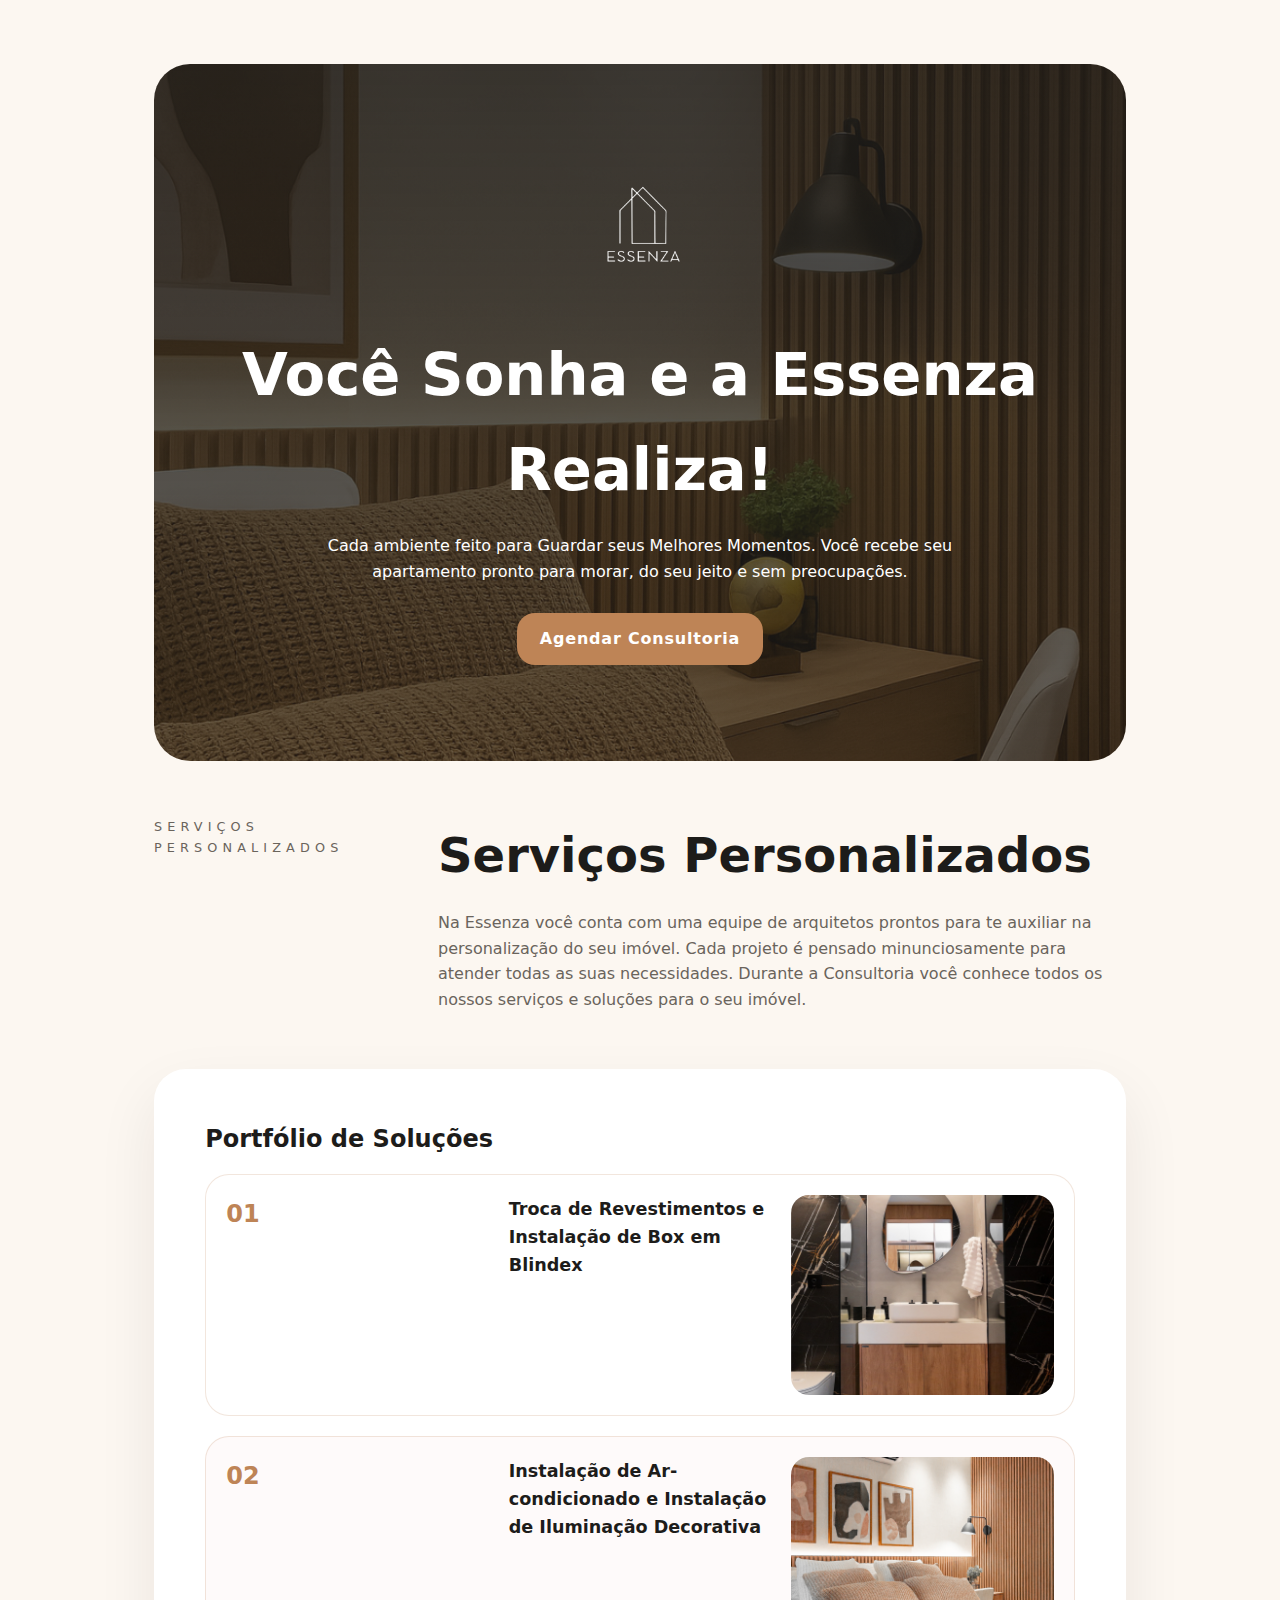
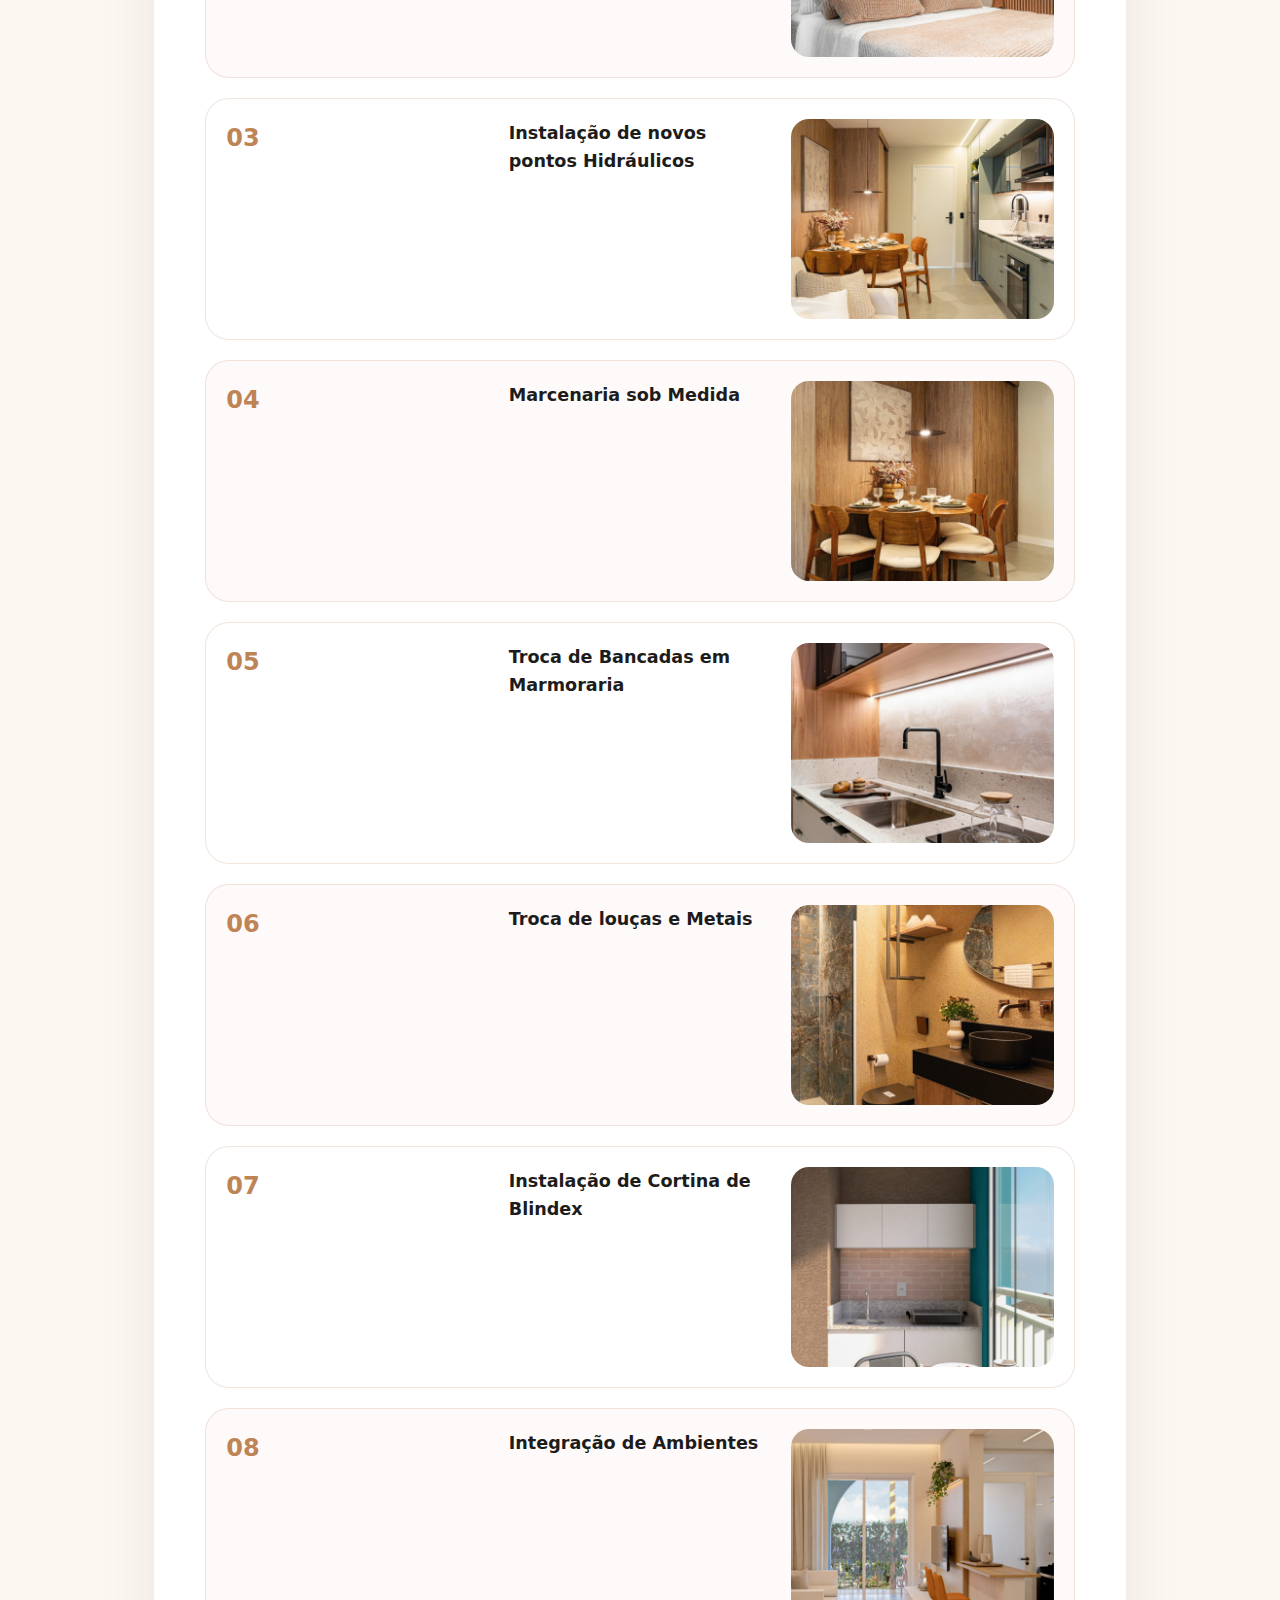
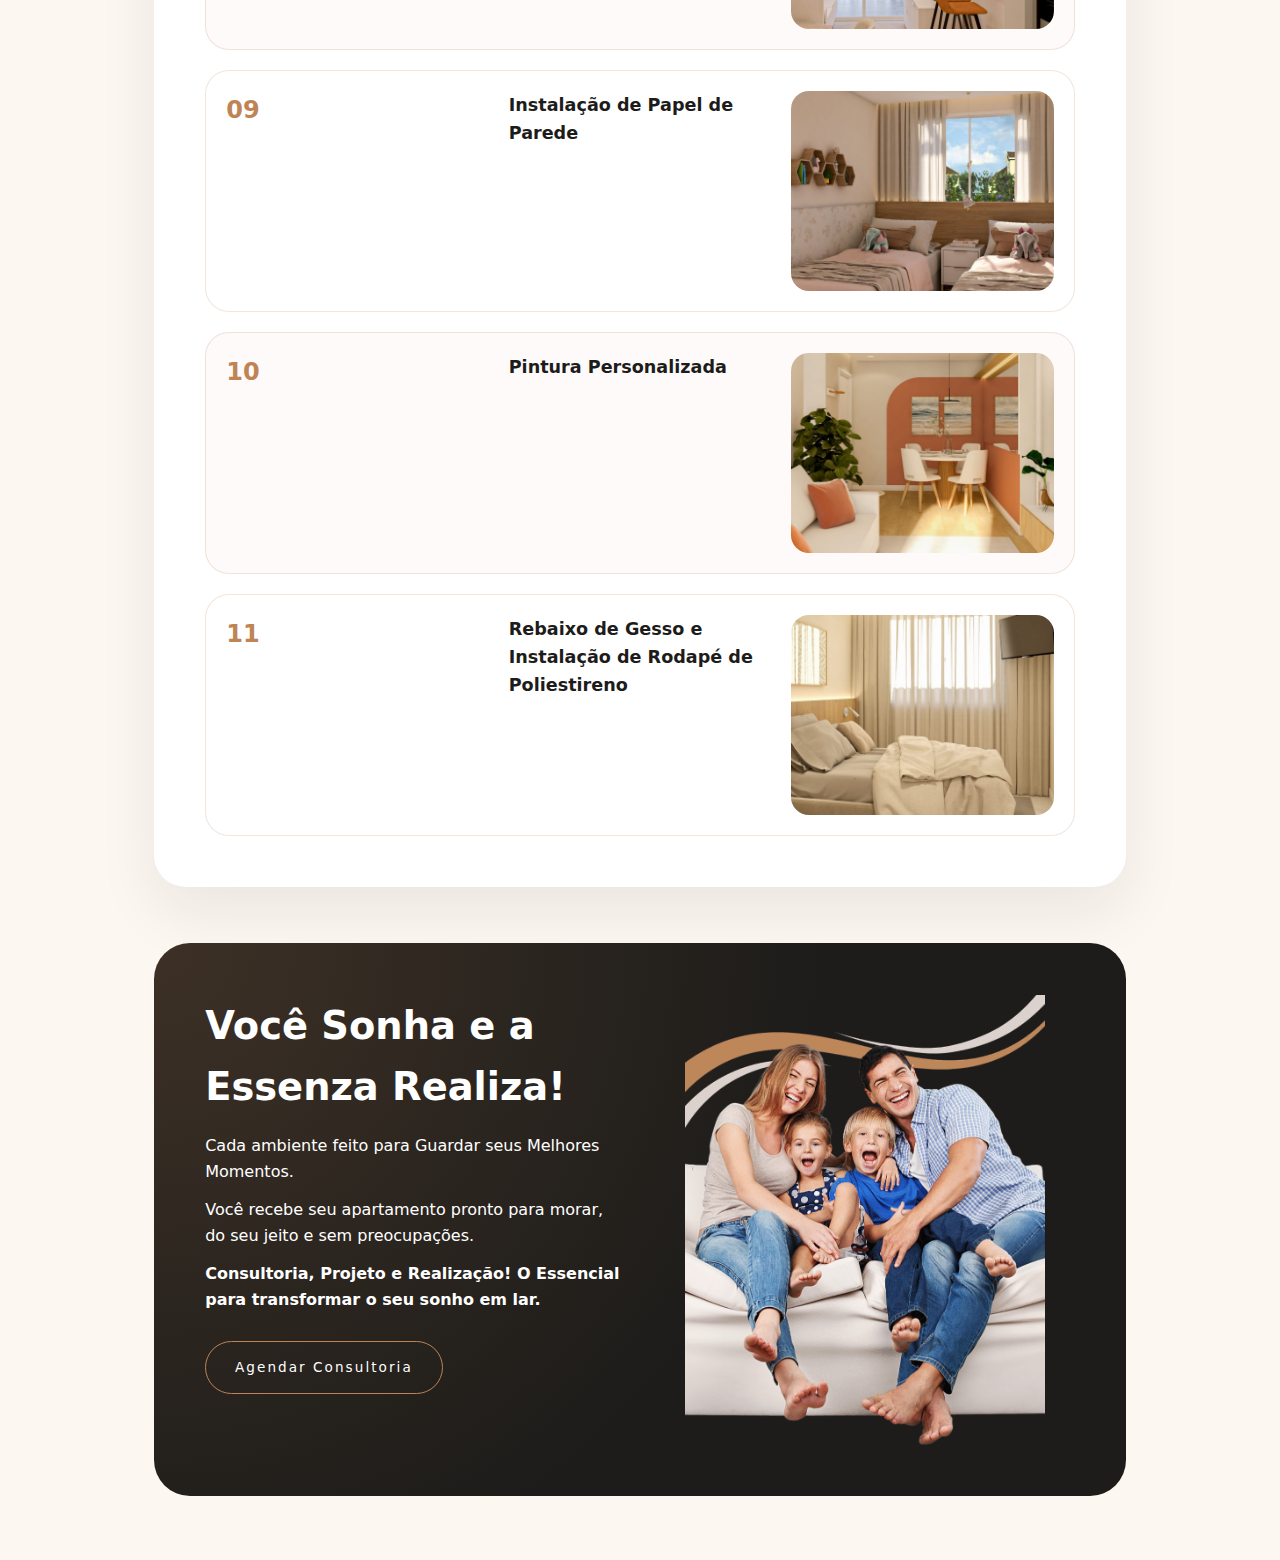
<file: layout-servicos-2.html>
﻿<!DOCTYPE html>
<html lang="pt-BR">
<head>
<meta charset="UTF-8">
<meta name="viewport" content="width=device-width, initial-scale=1">
<title>Serviços Essenza · Layout 02</title>
<style>
:root {
    --bg: #fcf7f1;
    --accent: #be8456;
    --accent-dark: #9c6b45;
    --ink: #1d1c1a;
    --muted: #6a645c;
    --card: #ffffff;
    font-family: "Manrope", "Inter", system-ui, sans-serif;
}
*,
*::before,
*::after { box-sizing: border-box; margin: 0; padding: 0; }
body { background: var(--bg); color: var(--ink); line-height: 1.6; }
img { max-width: 100%; display: block; }
main { max-width: 1100px; margin: 0 auto; padding: clamp(1.5rem, 5vw, 4rem); display: grid; gap: 3.5rem; }
.hero {
    position: relative;
    background: linear-gradient(180deg, rgba(29,28,26,.85), rgba(29,28,26,.65)), url("assets/images/9_20251026_131038_0002.png") center/cover no-repeat;
    border-radius: 36px;
    padding: clamp(2rem, 7vw, 5rem) clamp(1.5rem, 5vw, 4rem) clamp(4rem, 8vw, 6rem);
    color: #fff;
    text-align: center;
    overflow: hidden;
}
.hero__figure {
    width: 160px;
    margin: 0 auto 1.5rem;
}
.hero__title { font-size: clamp(2.3rem, 5vw, 3.7rem); margin-bottom: 1rem; }
.hero__subtitle { max-width: 640px; margin: 0 auto; }
.hero__cta {
    margin-top: 1.75rem;
    display: inline-flex;
    padding: .85rem 1.4rem;
    border-radius: 18px;
    background: var(--accent);
    color: #fff;
    font-weight: 600;
    text-decoration: none;
    letter-spacing: .05em;
}
.intro {
    display: grid;
    grid-template-columns: minmax(200px, 260px) minmax(0, 1fr);
    gap: 1.5rem;
}
.intro__label {
    text-transform: uppercase;
    letter-spacing: .4em;
    color: var(--muted);
    font-size: .8rem;
}
.intro__content h2 { font-size: clamp(2rem, 4vw, 3rem); margin-bottom: 1rem; }
.intro__content p { color: var(--muted); }
.services {
    background: var(--card);
    border-radius: 32px;
    padding: clamp(1.5rem, 4vw, 3.5rem);
    box-shadow: 0 25px 60px rgba(32,28,20,.08);
}
.services__title {
    font-size: 1.5rem;
    margin-bottom: 1rem;
}
.services__list {
    counter-reset: svc;
    list-style: none;
    display: flex;
    flex-direction: column;
    gap: 1.25rem;
}
.services__item {
    counter-increment: svc;
    display: grid;
    grid-template-columns: repeat(auto-fit, minmax(180px, 1fr));
    gap: 1.25rem;
    padding: 1.25rem;
    border-radius: 24px;
    background: #fefafa;
    border: 1px solid rgba(190,132,86,.2);
}
.services__item:nth-child(odd) { background: #fff; }
.services__item::before {
    content: counter(svc, decimal-leading-zero);
    font-size: 1.5rem;
    font-weight: 700;
    color: var(--accent);
}
.service-info h3 { font-size: 1.1rem; margin-bottom: .4rem; }
.service-image img { border-radius: 18px; height: 200px; object-fit: cover; width: 100%; }
.cta {
    border-radius: 36px;
    padding: clamp(2rem, 4vw, 3.5rem);
    background: radial-gradient(circle at top left, rgba(190,132,86,.2), transparent 60%), #1d1c1a;
    color: #fff;
    display: grid;
    grid-template-columns: repeat(auto-fit, minmax(240px, 1fr));
    gap: 2rem;
}
.cta h3 { font-size: clamp(2rem, 3vw, 2.8rem); margin-bottom: 1rem; }
.cta__text p { margin-bottom: .8rem; }
.cta__button {
    margin-top: 1rem;
    display: inline-flex;
    padding: .9rem 1.8rem;
    border: 1px solid var(--accent);
    border-radius: 999px;
    color: #fff;
    text-decoration: none;
    letter-spacing: .15em;
    font-size: .85rem;
}
.cta__media {
    justify-self: center;
    max-width: 360px;
}
@media (max-width: 768px) {
    .intro { grid-template-columns: 1fr; }
    .services__item { grid-template-columns: 1fr; }
}
</style>
</head>
<body>
<main>
    <header class="hero">
        <figure class="hero__figure">
            <img src="assets/images/Confira-meu-design-do-Canva.png" alt="Essenza">
        </figure>
        <h1 class="hero__title">Você Sonha e a Essenza Realiza!</h1>
        <p class="hero__subtitle">Cada ambiente feito para Guardar seus Melhores Momentos. Você recebe seu apartamento pronto para morar, do seu jeito e sem preocupações.</p>
        <a class="hero__cta" href="https://wa.me/5524992055100" target="_blank" rel="noopener">Agendar Consultoria</a>
    </header>

    <section class="intro" id="servicos-intro">
        <div class="intro__label">Serviços Personalizados</div>
        <div class="intro__content">
            <h2>Serviços Personalizados</h2>
            <p>Na Essenza você conta com uma equipe de arquitetos prontos para te auxiliar na personalização do seu imóvel. Cada projeto é pensado minunciosamente para atender todas as suas necessidades. Durante a Consultoria você conhece todos os nossos serviços e soluções para o seu imóvel.</p>
        </div>
    </section>

    <section class="services" id="servicos-lista">
        <h3 class="services__title">Portfólio de Soluções</h3>
        <ol class="services__list">
            <li class="services__item">
                <div class="service-info">
                    <h3>Troca de Revestimentos e Instalação de Box em Blindex</h3>
                </div>
                <div class="service-image">
                    <img src="assets/images/Servicos/01 - 5_20251112_122429_0004.png" alt="Troca de revestimentos e instalação de box em blindex">
                </div>
            </li>
            <li class="services__item">
                <div class="service-info">
                    <h3>Instalação de Ar-condicionado e Instalação de Iluminação Decorativa</h3>
                </div>
                <div class="service-image">
                    <img src="assets/images/Servicos/02 - 14_20251112_161842_0013.png" alt="Instalação de ar-condicionado e iluminação decorativa">
                </div>
            </li>
            <li class="services__item">
                <div class="service-info">
                    <h3>Instalação de novos pontos Hidráulicos</h3>
                </div>
                <div class="service-image">
                    <img src="assets/images/Servicos/03 - 15_20251112_161842_0014-1.png" alt="Instalação de novos pontos hidráulicos">
                </div>
            </li>
            <li class="services__item">
                <div class="service-info">
                    <h3>Marcenaria sob Medida</h3>
                </div>
                <div class="service-image">
                    <img src="assets/images/Servicos/04 - 9_20251112_161842_0008.png" alt="Marcenaria sob medida">
                </div>
            </li>
            <li class="services__item">
                <div class="service-info">
                    <h3>Troca de Bancadas em Marmoraria</h3>
                </div>
                <div class="service-image">
                    <img src="assets/images/Servicos/05 - 12_20251112_161842_0011.png" alt="Troca de bancadas em marmoraria">
                </div>
            </li>
            <li class="services__item">
                <div class="service-info">
                    <h3>Troca de louças e Metais</h3>
                </div>
                <div class="service-image">
                    <img src="assets/images/Servicos/06 - 3_20251112_161841_0002.png" alt="Troca de louças e metais">
                </div>
            </li>
            <li class="services__item">
                <div class="service-info">
                    <h3>Instalação de Cortina de Blindex</h3>
                </div>
                <div class="service-image">
                    <img src="assets/images/Servicos/07 - 20251112_191206_0000.png" alt="Instalação de cortina de blindex">
                </div>
            </li>
            <li class="services__item">
                <div class="service-info">
                    <h3>Integração de Ambientes</h3>
                </div>
                <div class="service-image">
                    <img src="assets/images/Servicos/08 - 20251112_190904_0014.png" alt="Integração de ambientes">
                </div>
            </li>
            <li class="services__item">
                <div class="service-info">
                    <h3>Instalação de Papel de Parede</h3>
                </div>
                <div class="service-image">
                    <img src="assets/images/Servicos/09 - 20251112_191207_0011.png" alt="Instalação de papel de parede">
                </div>
            </li>
            <li class="services__item">
                <div class="service-info">
                    <h3>Pintura Personalizada</h3>
                </div>
                <div class="service-image">
                    <img src="assets/images/Servicos/10 - 20251112_191207_0002.png" alt="Pintura personalizada">
                </div>
            </li>
            <li class="services__item">
                <div class="service-info">
                    <h3>Rebaixo de Gesso e Instalação de Rodapé de Poliestireno</h3>
                </div>
                <div class="service-image">
                    <img src="assets/images/Servicos/11 - 20251112_190904_0016.png" alt="Rebaixo de gesso e instalação de rodapé de poliestireno">
                </div>
            </li>
        </ol>
    </section>

    <section class="cta" id="consultoria">
        <div class="cta__text">
            <h3>Você Sonha e a Essenza Realiza!</h3>
            <p>Cada ambiente feito para Guardar seus Melhores Momentos.</p>
            <p>Você recebe seu apartamento pronto para morar, do seu jeito e sem preocupações.</p>
            <p><strong>Consultoria, Projeto e Realização! O Essencial para transformar o seu sonho em lar.</strong></p>
            <a class="cta__button" href="https://wa.me/5524992055100" target="_blank" rel="noopener">Agendar Consultoria</a>
        </div>
        <figure class="cta__media">
            <img src="assets/images/Servicos/Confira-meu-design-do-Canva-11-819x1024.png" alt="Consultoria Essenza">
        </figure>
    </section>
</main>
</body>
</html>
</file>
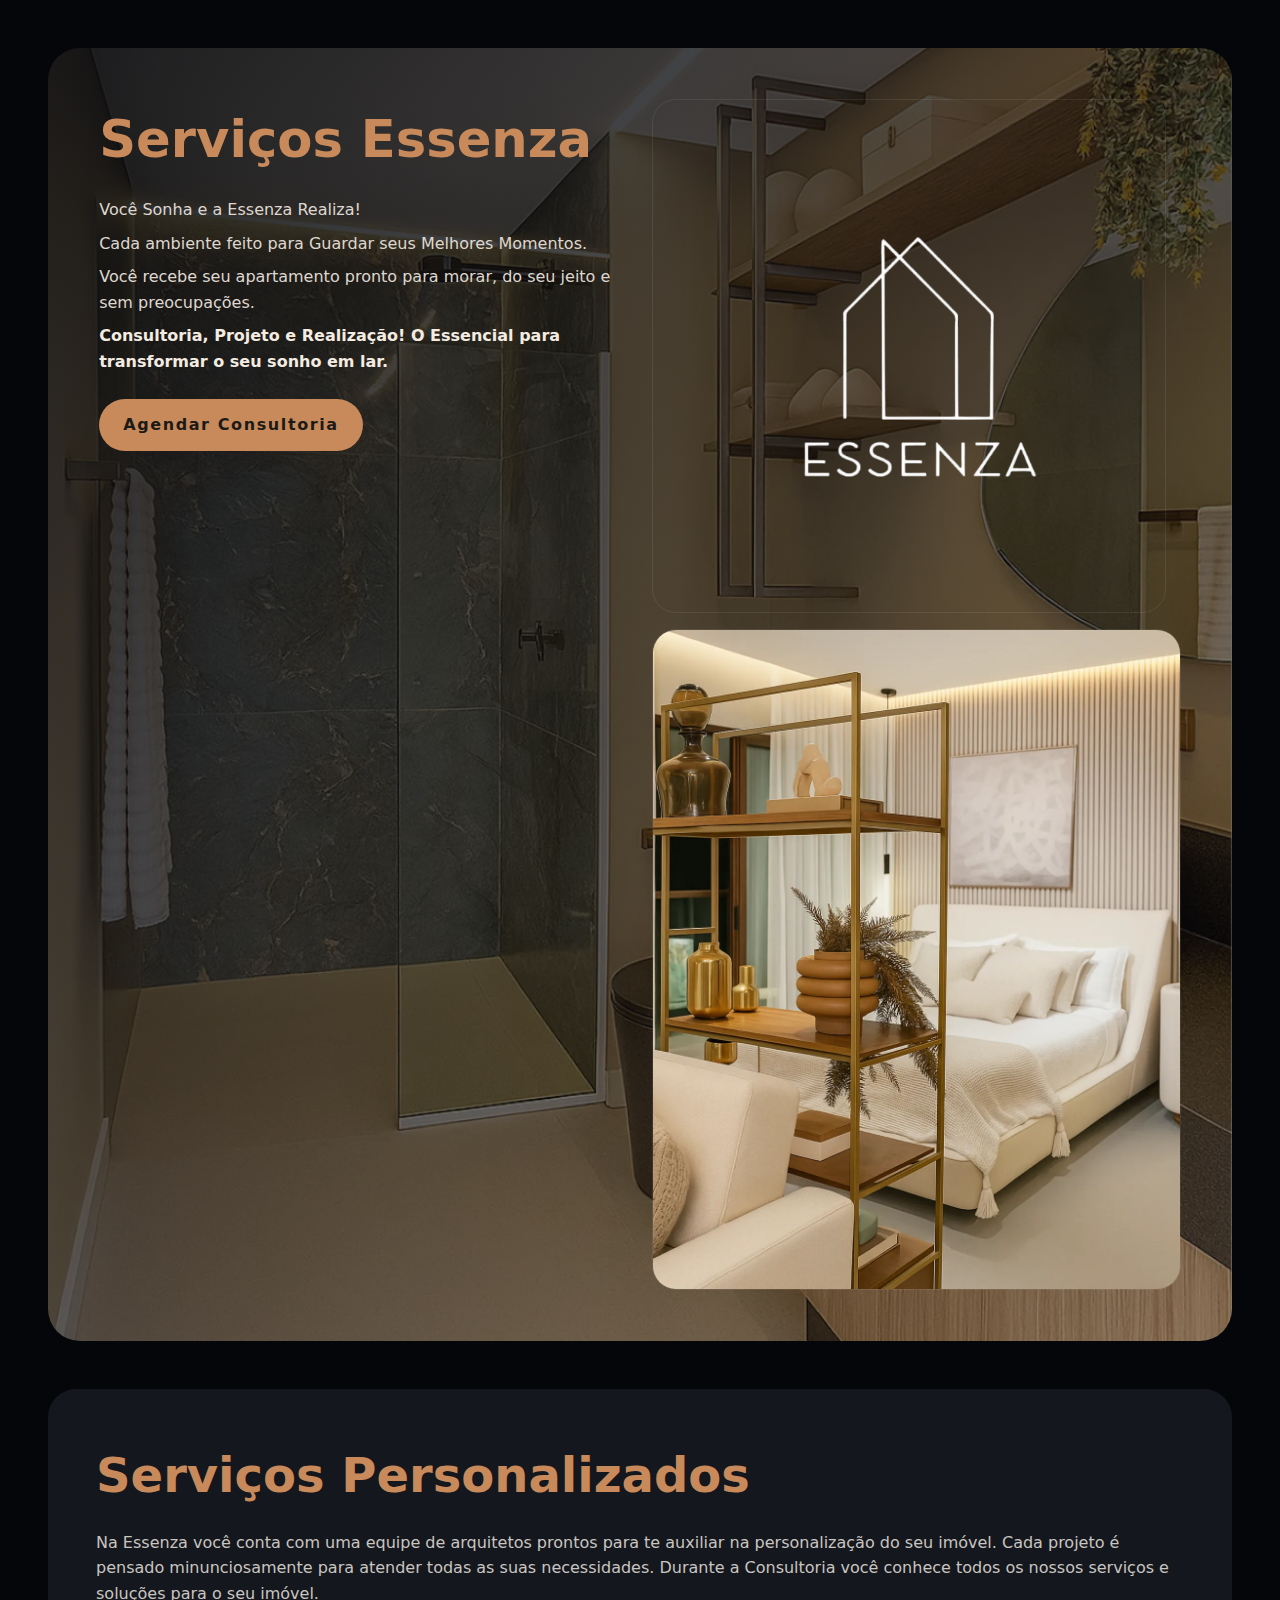
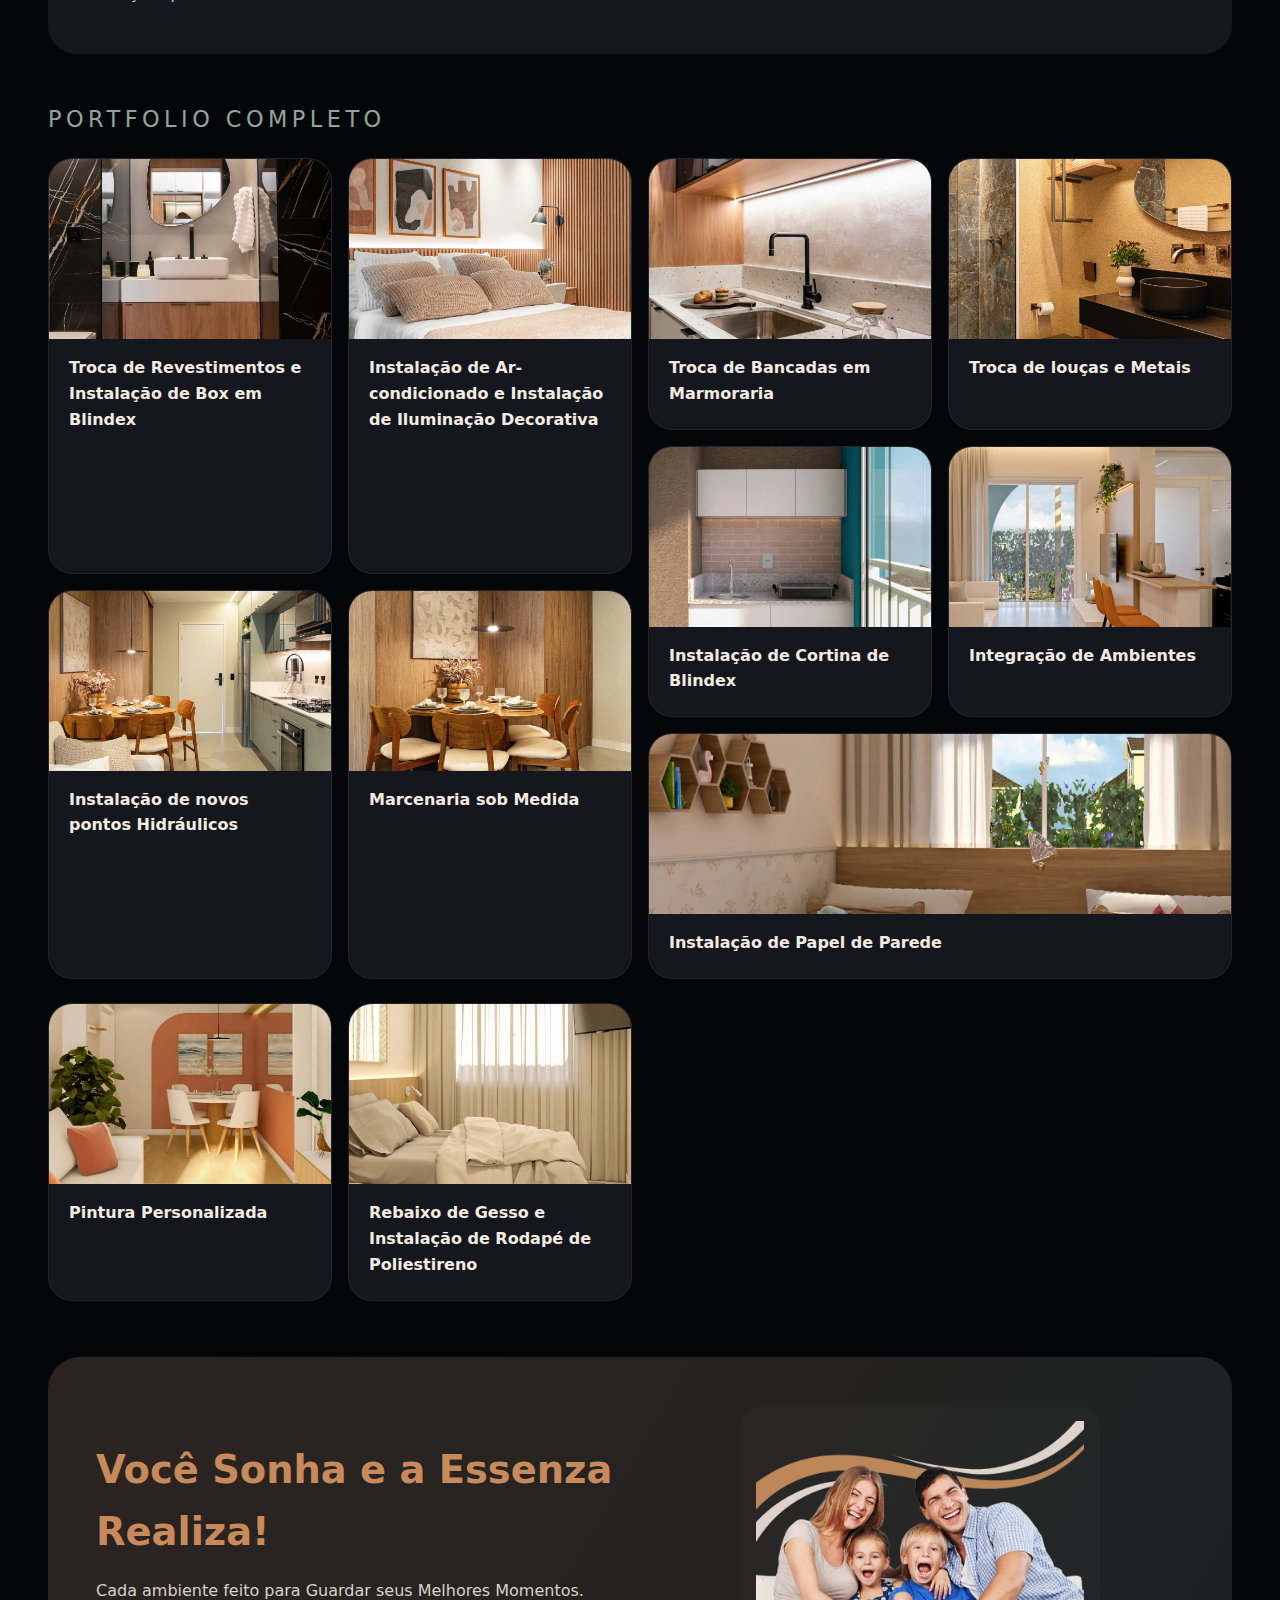
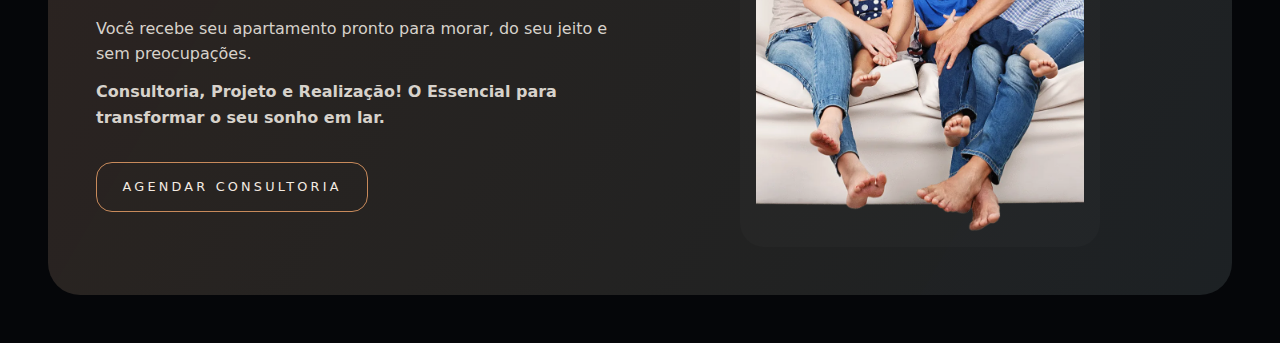
<file: layout-servicos-3.html>
﻿<!DOCTYPE html>
<html lang="pt-BR">
<head>
<meta charset="UTF-8">
<meta name="viewport" content="width=device-width, initial-scale=1">
<title>Serviços Essenza · Layout 03</title>
<style>
:root {
    --dark: #050609;
    --charcoal: #14171d;
    --linen: #f4ebe1;
    --copper: #c88a5b;
    --sage: #8ea69b;
    font-family: "Poppins", "Inter", system-ui, sans-serif;
}
*,
*::before,
*::after { box-sizing: border-box; margin: 0; padding: 0; }
body { background: var(--dark); color: var(--linen); line-height: 1.6; }
img { max-width: 100%; display: block; }
main { display: flex; flex-direction: column; gap: 3rem; padding: clamp(1rem, 4vw, 3rem); }
.hero {
    background: linear-gradient(135deg, rgba(8,10,14,.9), rgba(8,10,14,.4)), url("assets/images/10_20251026_131038_0003.webp") center/cover no-repeat;
    border-radius: 32px;
    padding: clamp(2rem, 4vw, 3.5rem);
    display: grid;
    grid-template-columns: repeat(auto-fit, minmax(260px, 1fr));
    gap: 1.5rem;
}
.hero__text h1 { font-size: clamp(2.5rem, 4vw, 3.6rem); margin-bottom: 1rem; color: var(--copper); }
.hero__text p { margin-bottom: .5rem; color: #dfd7cf; }
.hero__text strong { color: var(--linen); }
.hero__cta {
    margin-top: 1rem;
    display: inline-flex;
    padding: .85rem 1.5rem;
    background: var(--copper);
    color: #1c1a17;
    border-radius: 999px;
    text-decoration: none;
    letter-spacing: .1em;
    font-weight: 600;
}
.hero__media {
    display: grid;
    gap: 1rem;
}
.hero__media img {
    border-radius: 24px;
    border: 1px solid rgba(255,255,255,.08);
}
.intro {
    padding: clamp(1.5rem, 4vw, 3rem);
    border-radius: 28px;
    background: var(--charcoal);
}
.intro h2 { font-size: clamp(2rem, 4vw, 3rem); color: var(--copper); margin-bottom: 1rem; }
.intro p { color: #c9c5c0; }
.services {
    display: flex;
    flex-direction: column;
    gap: 1.25rem;
}
.services__title {
    font-size: 1.4rem;
    letter-spacing: .2em;
    text-transform: uppercase;
    color: var(--sage);
}
.services__rail {
    display: grid;
    gap: 1rem;
}
.service-row {
    display: flex;
    gap: 1rem;
    overflow-x: auto;
    scroll-snap-type: x proximity;
    padding-bottom: .5rem;
}
.service-pill {
    min-width: 280px;
    display: flex;
    flex-direction: column;
    background: var(--charcoal);
    border-radius: 24px;
    overflow: hidden;
    border: 1px solid rgba(255,255,255,.06);
    scroll-snap-align: start;
}
.service-pill__media img {
    height: 180px;
    width: 100%;
    object-fit: cover;
}
.service-pill h3 {
    padding: 1rem 1.25rem 1.4rem;
    font-size: 1rem;
}
.cta {
    border-radius: 32px;
    background: linear-gradient(120deg, rgba(200,138,91,.15), rgba(142,166,155,.1)), #101216;
    display: grid;
    grid-template-columns: repeat(auto-fit, minmax(240px, 1fr));
    gap: 2rem;
    padding: clamp(1.5rem, 4vw, 3rem);
    align-items: center;
}
.cta h3 { font-size: clamp(2rem, 3vw, 2.6rem); color: var(--copper); margin-bottom: 1rem; }
.cta p { color: #d7d2cb; margin-bottom: .75rem; }
.cta__button {
    margin-top: 1.25rem;
    display: inline-flex;
    padding: .85rem 1.6rem;
    border-radius: 16px;
    border: 1px solid var(--copper);
    color: var(--linen);
    text-decoration: none;
    text-transform: uppercase;
    letter-spacing: .25em;
    font-size: .8rem;
}
.cta__image {
    justify-self: center;
    max-width: 360px;
    background: rgba(255,255,255,.02);
    padding: 1rem;
    border-radius: 24px;
}
@media (min-width: 900px) {
    .services__rail {
        grid-template-columns: repeat(2, 1fr);
    }
    .service-row { overflow: visible; flex-wrap: wrap; }
    .service-pill { flex: 1 0 calc(50% - 1rem); min-width: unset; }
}
</style>
</head>
<body>
<main>
    <section class="hero" id="hero">
        <div class="hero__text">
            <h1>Serviços Essenza</h1>
            <p>Você Sonha e a Essenza Realiza!</p>
            <p>Cada ambiente feito para Guardar seus Melhores Momentos.</p>
            <p>Você recebe seu apartamento pronto para morar, do seu jeito e sem preocupações.</p>
            <p><strong>Consultoria, Projeto e Realização! O Essencial para transformar o seu sonho em lar.</strong></p>
            <a class="hero__cta" href="https://wa.me/5524992055100" target="_blank" rel="noopener">Agendar Consultoria</a>
        </div>
        <div class="hero__media">
            <img src="assets/images/Confira-meu-design-do-Canva.webp" alt="Essenza">
            <img src="assets/images/7_20251026_131038_0000.webp" alt="Portfólio Essenza">
        </div>
    </section>

    <section class="intro" id="servicos-intro">
        <h2>Serviços Personalizados</h2>
        <p>Na Essenza você conta com uma equipe de arquitetos prontos para te auxiliar na personalização do seu imóvel. Cada projeto é pensado minunciosamente para atender todas as suas necessidades. Durante a Consultoria você conhece todos os nossos serviços e soluções para o seu imóvel.</p>
    </section>

    <section class="services" id="servicos-lista">
        <div class="services__title">Portfolio Completo</div>
        <div class="services__rail">
            <div class="service-row">
                <article class="service-pill">
                    <div class="service-pill__media">
                        <img src="assets/images/Servicos/01 - 5_20251112_122429_0004.webp" alt="Troca de revestimentos e instalação de box em blindex">
                    </div>
                    <h3>Troca de Revestimentos e Instalação de Box em Blindex</h3>
                </article>
                <article class="service-pill">
                    <div class="service-pill__media">
                        <img src="assets/images/Servicos/02 - 14_20251112_161842_0013.webp" alt="Instalação de ar-condicionado e iluminação decorativa">
                    </div>
                    <h3>Instalação de Ar-condicionado e Instalação de Iluminação Decorativa</h3>
                </article>
                <article class="service-pill">
                    <div class="service-pill__media">
                        <img src="assets/images/Servicos/03 - 15_20251112_161842_0014-1.webp" alt="Instalação de novos pontos hidráulicos">
                    </div>
                    <h3>Instalação de novos pontos Hidráulicos</h3>
                </article>
                <article class="service-pill">
                    <div class="service-pill__media">
                        <img src="assets/images/Servicos/04 - 9_20251112_161842_0008.webp" alt="Marcenaria sob medida">
                    </div>
                    <h3>Marcenaria sob Medida</h3>
                </article>
            </div>
            <div class="service-row">
                <article class="service-pill">
                    <div class="service-pill__media">
                        <img src="assets/images/Servicos/05 - 12_20251112_161842_0011.webp" alt="Troca de bancadas em marmoraria">
                    </div>
                    <h3>Troca de Bancadas em Marmoraria</h3>
                </article>
                <article class="service-pill">
                    <div class="service-pill__media">
                        <img src="assets/images/Servicos/06 - 3_20251112_161841_0002.webp" alt="Troca de louças e metais">
                    </div>
                    <h3>Troca de louças e Metais</h3>
                </article>
                <article class="service-pill">
                    <div class="service-pill__media">
                        <img src="assets/images/Servicos/07 - 20251112_191206_0000.webp" alt="Instalação de cortina de blindex">
                    </div>
                    <h3>Instalação de Cortina de Blindex</h3>
                </article>
                <article class="service-pill">
                    <div class="service-pill__media">
                        <img src="assets/images/Servicos/08 - 20251112_190904_0014.webp" alt="Integração de ambientes">
                    </div>
                    <h3>Integração de Ambientes</h3>
                </article>
                <article class="service-pill">
                    <div class="service-pill__media">
                        <img src="assets/images/Servicos/09 - 20251112_191207_0011.webp" alt="Instalação de papel de parede">
                    </div>
                    <h3>Instalação de Papel de Parede</h3>
                </article>
            </div>
            <div class="service-row">
                <article class="service-pill">
                    <div class="service-pill__media">
                        <img src="assets/images/Servicos/10 - 20251112_191207_0002.webp" alt="Pintura personalizada">
                    </div>
                    <h3>Pintura Personalizada</h3>
                </article>
                <article class="service-pill">
                    <div class="service-pill__media">
                        <img src="assets/images/Servicos/11 - 20251112_190904_0016.webp" alt="Rebaixo de gesso e instalação de rodapé de poliestireno">
                    </div>
                    <h3>Rebaixo de Gesso e Instalação de Rodapé de Poliestireno</h3>
                </article>
            </div>
        </div>
    </section>

    <section class="cta" id="consultoria">
        <div>
            <h3>Você Sonha e a Essenza Realiza!</h3>
            <p>Cada ambiente feito para Guardar seus Melhores Momentos.</p>
            <p>Você recebe seu apartamento pronto para morar, do seu jeito e sem preocupações.</p>
            <p><strong>Consultoria, Projeto e Realização! O Essencial para transformar o seu sonho em lar.</strong></p>
            <a class="cta__button" href="https://wa.me/5524992055100" target="_blank" rel="noopener">Agendar Consultoria</a>
        </div>
        <figure class="cta__image">
            <img src="assets/images/Servicos/Confira-meu-design-do-Canva-11-819x1024.webp" alt="Consultoria Essenza">
        </figure>
    </section>
</main>
<script defer src="assets/js/webp-upgrade.js"></script>
</body>
</html>
</file>
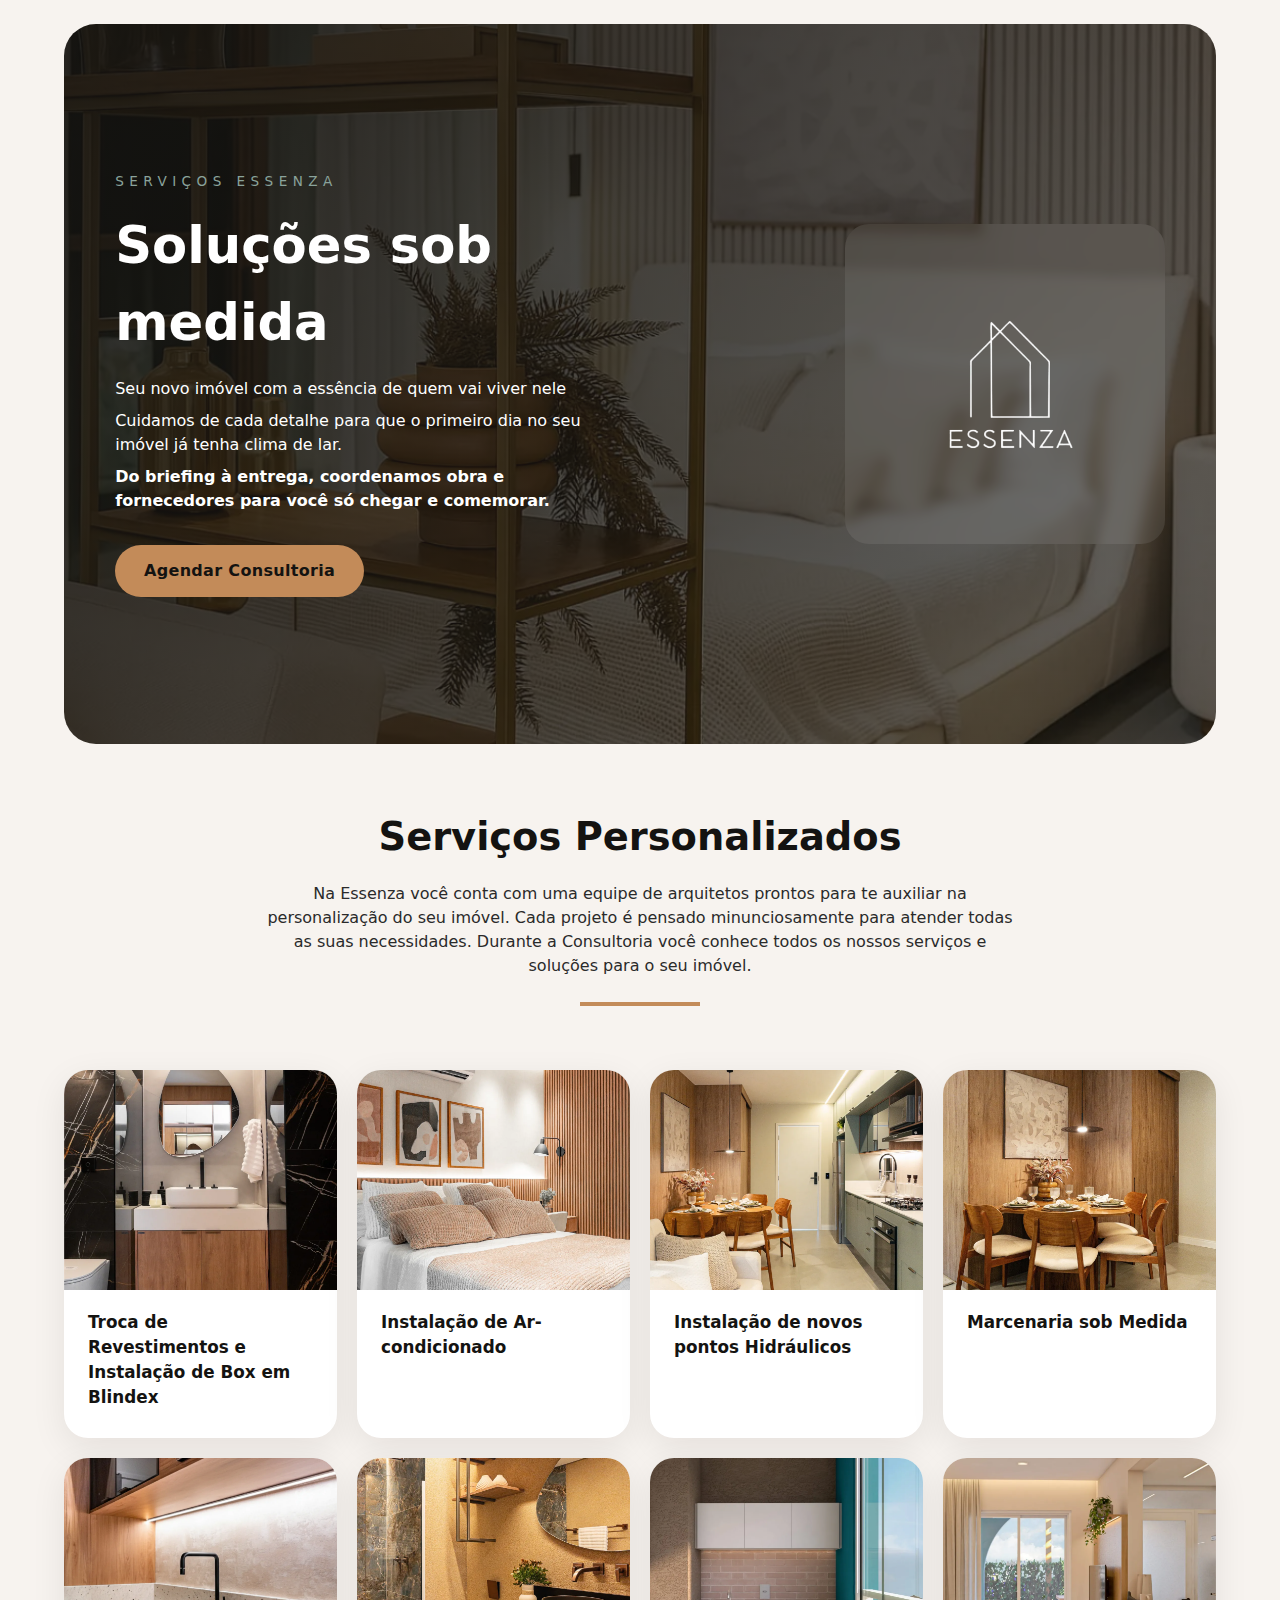
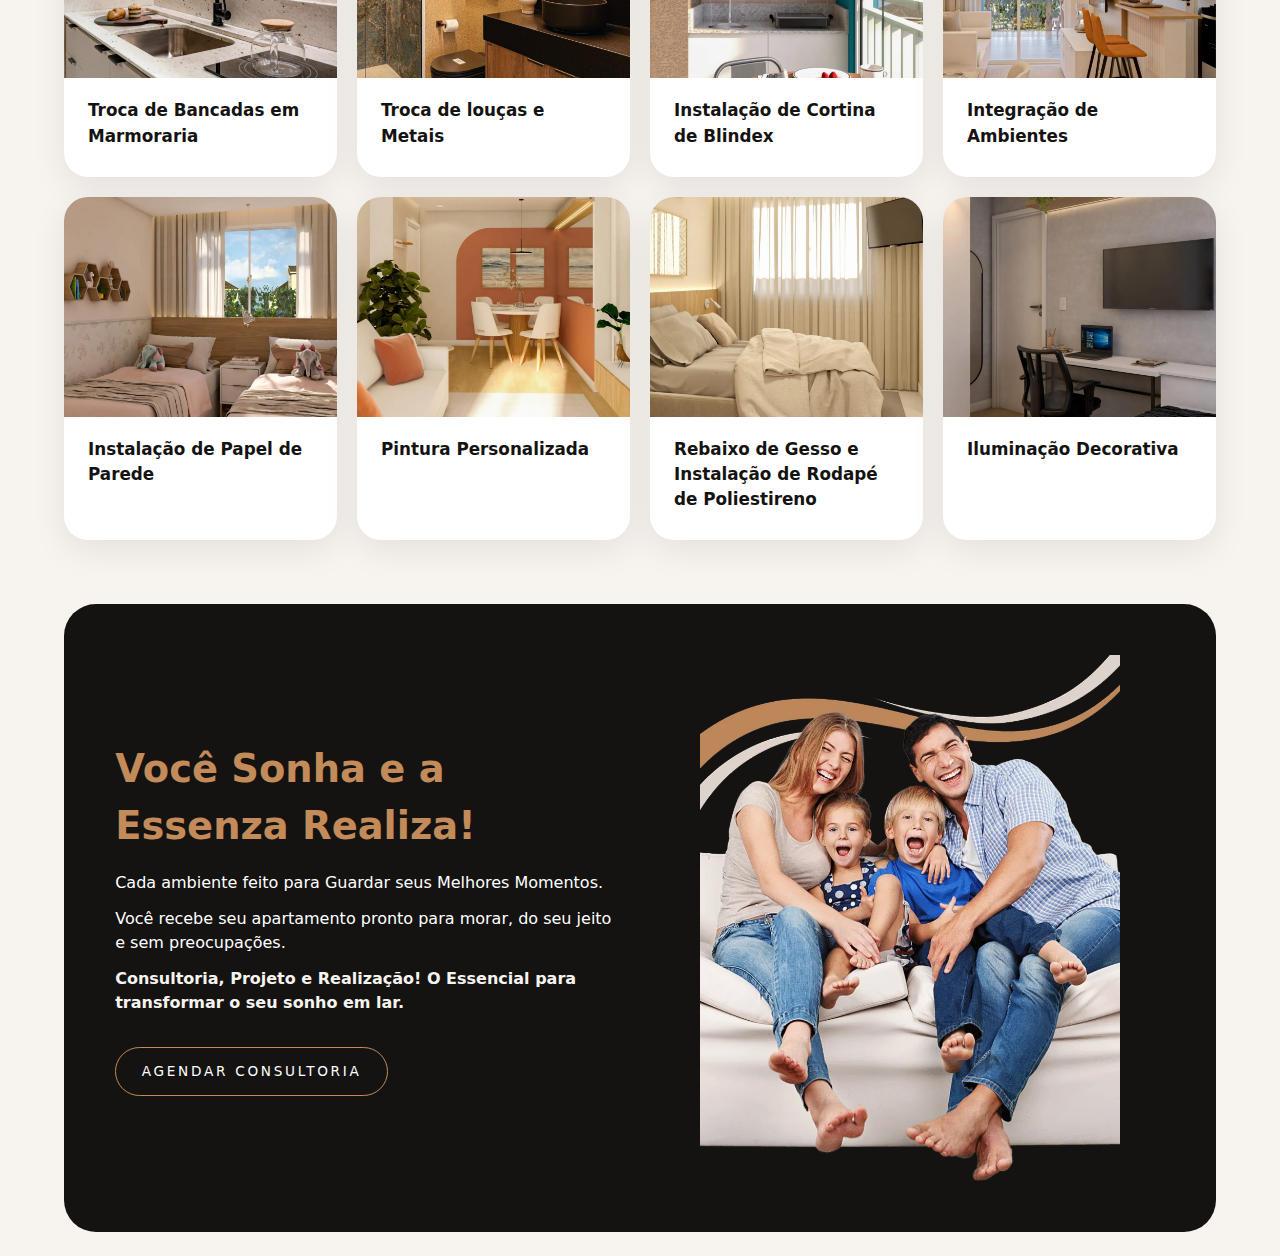
<file: portfolio/indexOLD.html>
﻿<!DOCTYPE html>
<html lang="pt-BR">
<head>
<meta charset="UTF-8">
<meta name="viewport" content="width=device-width, initial-scale=1">
<base href="../">
<title>Portfólio Essenza</title>
<style>
:root {
    --ink: #141311;
    --sand: #f7f3ef;
    --stone: #d9c8ba;
    --gold: #c38b59;
    --sage: #8aa39b;
    --white: #ffffff;
    font-family: "Inter", "Segoe UI", system-ui, -apple-system, BlinkMacSystemFont, sans-serif;
}
*,
*::before,
*::after { box-sizing: border-box; margin: 0; padding: 0; }
body {
    background: var(--sand);
    color: var(--ink);
    line-height: 1.5;
}
img { max-width: 100%; display: block; }
main { max-width: 1200px; margin: 0 auto; padding: 1.5rem; display: grid; gap: 4rem; }
.hero {
    min-height: 80vh;
    padding: clamp(2rem, 4vw, 4rem);
    border-radius: 32px;
    background-image: linear-gradient(120deg, rgba(20,19,17,.9), rgba(20,19,17,.6)), url("assets/images/7_20251026_131038_0000.webp");
    background-size: cover;
    background-position: center;
    color: var(--white);
    display: grid;
    grid-template-columns: repeat(auto-fit, minmax(260px, 1fr));
    gap: 2rem;
}
.hero__content { align-self: center; }
.hero__content .eyebrow {
    letter-spacing: .4em;
    text-transform: uppercase;
    color: var(--sage);
    font-size: .85rem;
    margin-bottom: 1rem;
}
.hero__content h1 {
    font-size: clamp(2.5rem, 4vw, 3.5rem);
    margin-bottom: 1rem;
}
.hero__content .lead { margin-bottom: .5rem; }
.hero__content .lead.strong { font-weight: 600; }
.hero__button {
    margin-top: 1.5rem;
    display: inline-flex;
    align-items: center;
    justify-content: center;
    padding: .9rem 1.8rem;
    border-radius: 999px;
    background: var(--gold);
    color: var(--ink);
    text-decoration: none;
    font-weight: 600;
    letter-spacing: .02em;
}
.hero__figure {
    align-self: center;
    justify-self: end;
    max-width: 320px;
    padding: 1.5rem;
    border-radius: 24px;
    background: rgba(255,255,255,.08);
    backdrop-filter: blur(6px);
}
.intro {
    display: flex;
    justify-content: center;
}
.intro__wrapper {
    text-align: center;
    max-width: 760px;
}
.intro__wrapper h2 {
    font-size: clamp(2rem, 3vw, 2.8rem);
    margin-bottom: 1rem;
}
.intro__wrapper p { margin-bottom: 1rem; color: #2a2a2a; }
.intro__wrapper hr {
    width: 120px;
    height: 4px;
    border: none;
    background: var(--gold);
    margin: 1.5rem auto 0;
}
.services-section {
    display: flex;
    flex-direction: column;
    gap: 1.5rem;
}
.services-grid {
    display: grid;
    grid-template-columns: repeat(auto-fit, minmax(240px, 1fr));
    gap: 1.25rem;
}
.service-card {
    position: relative;
    background: var(--white);
    border-radius: 24px;
    overflow: hidden;
    box-shadow: 0 10px 35px rgba(20,19,17,.08);
    transition: transform .3s ease, box-shadow .3s ease;
    display: flex;
    flex-direction: column;
}
.service-card:hover {
    transform: translateY(-6px);
    box-shadow: 0 15px 45px rgba(20,19,17,.12);
}
.service-card__media img { width: 100%; height: 220px; object-fit: cover; }
.service-card h3 {
    font-size: 1.05rem;
    padding: 1.25rem 1.5rem 1.75rem;
}
.cta {
    background: var(--ink);
    color: var(--white);
    border-radius: 32px;
    padding: clamp(2rem, 4vw, 3.5rem);
    display: grid;
    grid-template-columns: repeat(auto-fit, minmax(260px, 1fr));
    gap: 2rem;
    align-items: center;
}
.cta__content h3 {
    font-size: clamp(2rem, 3vw, 2.8rem);
    margin-bottom: 1rem;
    color: var(--gold);
}
.cta__content p { margin-bottom: .75rem; }
.cta__content strong { color: var(--sand); }
.cta__button {
    margin-top: 1.25rem;
    display: inline-flex;
    padding: .85rem 1.6rem;
    border: 1px solid var(--gold);
    border-radius: 999px;
    text-transform: uppercase;
    font-size: .85rem;
    letter-spacing: .2em;
    color: var(--white);
    text-decoration: none;
}
.cta__media {
    justify-self: center;
    max-width: 420px;
}
@media (max-width: 700px) {
    .hero { grid-template-columns: 1fr; }
    .hero__figure { justify-self: start; max-width: 200px; }
    .service-card__media img { height: 180px; }
}
</style>
</head>
<body>
<main class="layout layout-one">
    <header class="hero" id="hero">
        <div class="hero__content">
            <p class="eyebrow">Serviços Essenza</p>
            <h1>Soluções sob medida</h1>
            <p class="lead">Seu novo im&oacute;vel com a ess&ecirc;ncia de quem vai viver nele</p>
            <p class="lead">Cuidamos de cada detalhe para que o primeiro dia no seu im&oacute;vel j&aacute; tenha clima de lar.</p>
            <p class="lead strong">Do briefing &agrave; entrega, coordenamos obra e fornecedores para voc&ecirc; s&oacute; chegar e comemorar.</p>
            <a class="hero__button" href="https://wa.me/5524992055100" target="_blank" rel="noopener">Agendar Consultoria</a>
        </div>
        <figure class="hero__figure">
            <img src="assets/images/Confira-meu-design-do-Canva.webp" alt="Essenza">
        </figure>
    </header>

    <section class="intro" id="servicos-intro">
        <div class="intro__wrapper">
            <h2>Serviços Personalizados</h2>
            <p>Na Essenza você conta com uma equipe de arquitetos prontos para te auxiliar na personalização do seu imóvel. Cada projeto é pensado minunciosamente para atender todas as suas necessidades. Durante a Consultoria você conhece todos os nossos serviços e soluções para o seu imóvel.</p>
            <hr>
        </div>
    </section>

    <section class="services-section" id="servicos-lista">
                                <div class="services-grid">
            <article class="service-card">
                <div class="service-card__media">
                    <img src="assets/images/Servicos/01 - 5_20251112_122429_0004.webp" alt="Troca de revestimentos e instala&#231;&#227;o de box em blindex">
                </div>
                <h3>Troca de Revestimentos e Instala&#231;&#227;o de Box em Blindex</h3>
            </article>
            <article class="service-card">
                <div class="service-card__media">
                    <img src="assets/images/Servicos/02 - 14_20251112_161842_0013.webp" alt="Instala&#231;&#227;o de ar-condicionado">
                </div>
                <h3>Instala&#231;&#227;o de Ar-condicionado</h3>
            </article>
            <article class="service-card">
                <div class="service-card__media">
                    <img src="assets/images/Servicos/03 - 15_20251112_161842_0014-1.webp" alt="Instala&#231;&#227;o de novos pontos hidr&#225;ulicos">
                </div>
                <h3>Instala&#231;&#227;o de novos pontos Hidr&#225;ulicos</h3>
            </article>
            <article class="service-card">
                <div class="service-card__media">
                    <img src="assets/images/Servicos/04 - 9_20251112_161842_0008.webp" alt="Marcenaria sob medida">
                </div>
                <h3>Marcenaria sob Medida</h3>
            </article>
            <article class="service-card">
                <div class="service-card__media">
                    <img src="assets/images/Servicos/05 - 12_20251112_161842_0011.webp" alt="Troca de bancadas em marmoraria">
                </div>
                <h3>Troca de Bancadas em Marmoraria</h3>
            </article>
            <article class="service-card">
                <div class="service-card__media">
                    <img src="assets/images/Servicos/06 - 3_20251112_161841_0002.webp" alt="Troca de lou&#231;as e metais">
                </div>
                <h3>Troca de lou&#231;as e Metais</h3>
            </article>
            <article class="service-card">
                <div class="service-card__media">
                    <img src="assets/images/Servicos/07 - 20251112_191206_0000.webp" alt="Instala&#231;&#227;o de cortina de blindex">
                </div>
                <h3>Instala&#231;&#227;o de Cortina de Blindex</h3>
            </article>
            <article class="service-card">
                <div class="service-card__media">
                    <img src="assets/images/Servicos/08 - 20251112_190904_0014.webp" alt="Integra&#231;&#227;o de ambientes">
                </div>
                <h3>Integra&#231;&#227;o de Ambientes</h3>
            </article>
            <article class="service-card">
                <div class="service-card__media">
                    <img src="assets/images/Servicos/09 - 20251112_191207_0011.webp" alt="Instala&#231;&#227;o de papel de parede">
                </div>
                <h3>Instala&#231;&#227;o de Papel de Parede</h3>
            </article>
            <article class="service-card">
                <div class="service-card__media">
                    <img src="assets/images/Servicos/10 - 20251112_191207_0002.webp" alt="Pintura personalizada">
                </div>
                <h3>Pintura Personalizada</h3>
            </article>
            <article class="service-card">
                <div class="service-card__media">
                    <img src="assets/images/Servicos/11 - 20251112_190904_0016.webp" alt="Rebaixo de gesso e instala&#231;&#227;o de rodap&#233; de poliestireno">
                </div>
                <h3>Rebaixo de Gesso e Instala&#231;&#227;o de Rodap&#233; de Poliestireno</h3>
            </article>
            <article class="service-card">
                <div class="service-card__media">
                    <img src="assets/images/Servicos/12 - 517472967-4ab59a3f-68d7-40f3-b97c-5cb5172b74d7.webp" alt="Ilumina&#231;&#227;o decorativa">
                </div>
                <h3>Ilumina&#231;&#227;o Decorativa</h3>
            </article>
        </div>
    </section>

    <section class="cta" id="consultoria">
        <div class="cta__content">
            <h3>Você Sonha e a Essenza Realiza!</h3>
            <p>Cada ambiente feito para Guardar seus Melhores Momentos.</p>
            <p>Você recebe seu apartamento pronto para morar, do seu jeito e sem preocupações.</p>
            <p><strong>Consultoria, Projeto e Realização! O Essencial para transformar o seu sonho em lar.</strong></p>
            <a class="cta__button" href="https://wa.me/5524992055100" target="_blank" rel="noopener">Agendar Consultoria</a>
        </div>
        <figure class="cta__media">
            <img src="assets/images/Servicos/Confira-meu-design-do-Canva-11-819x1024.webp" alt="Consultoria Essenza">
        </figure>
    </section>
</main>
<script defer src="assets/js/webp-upgrade.js"></script>
</body>
</html>
</file>
